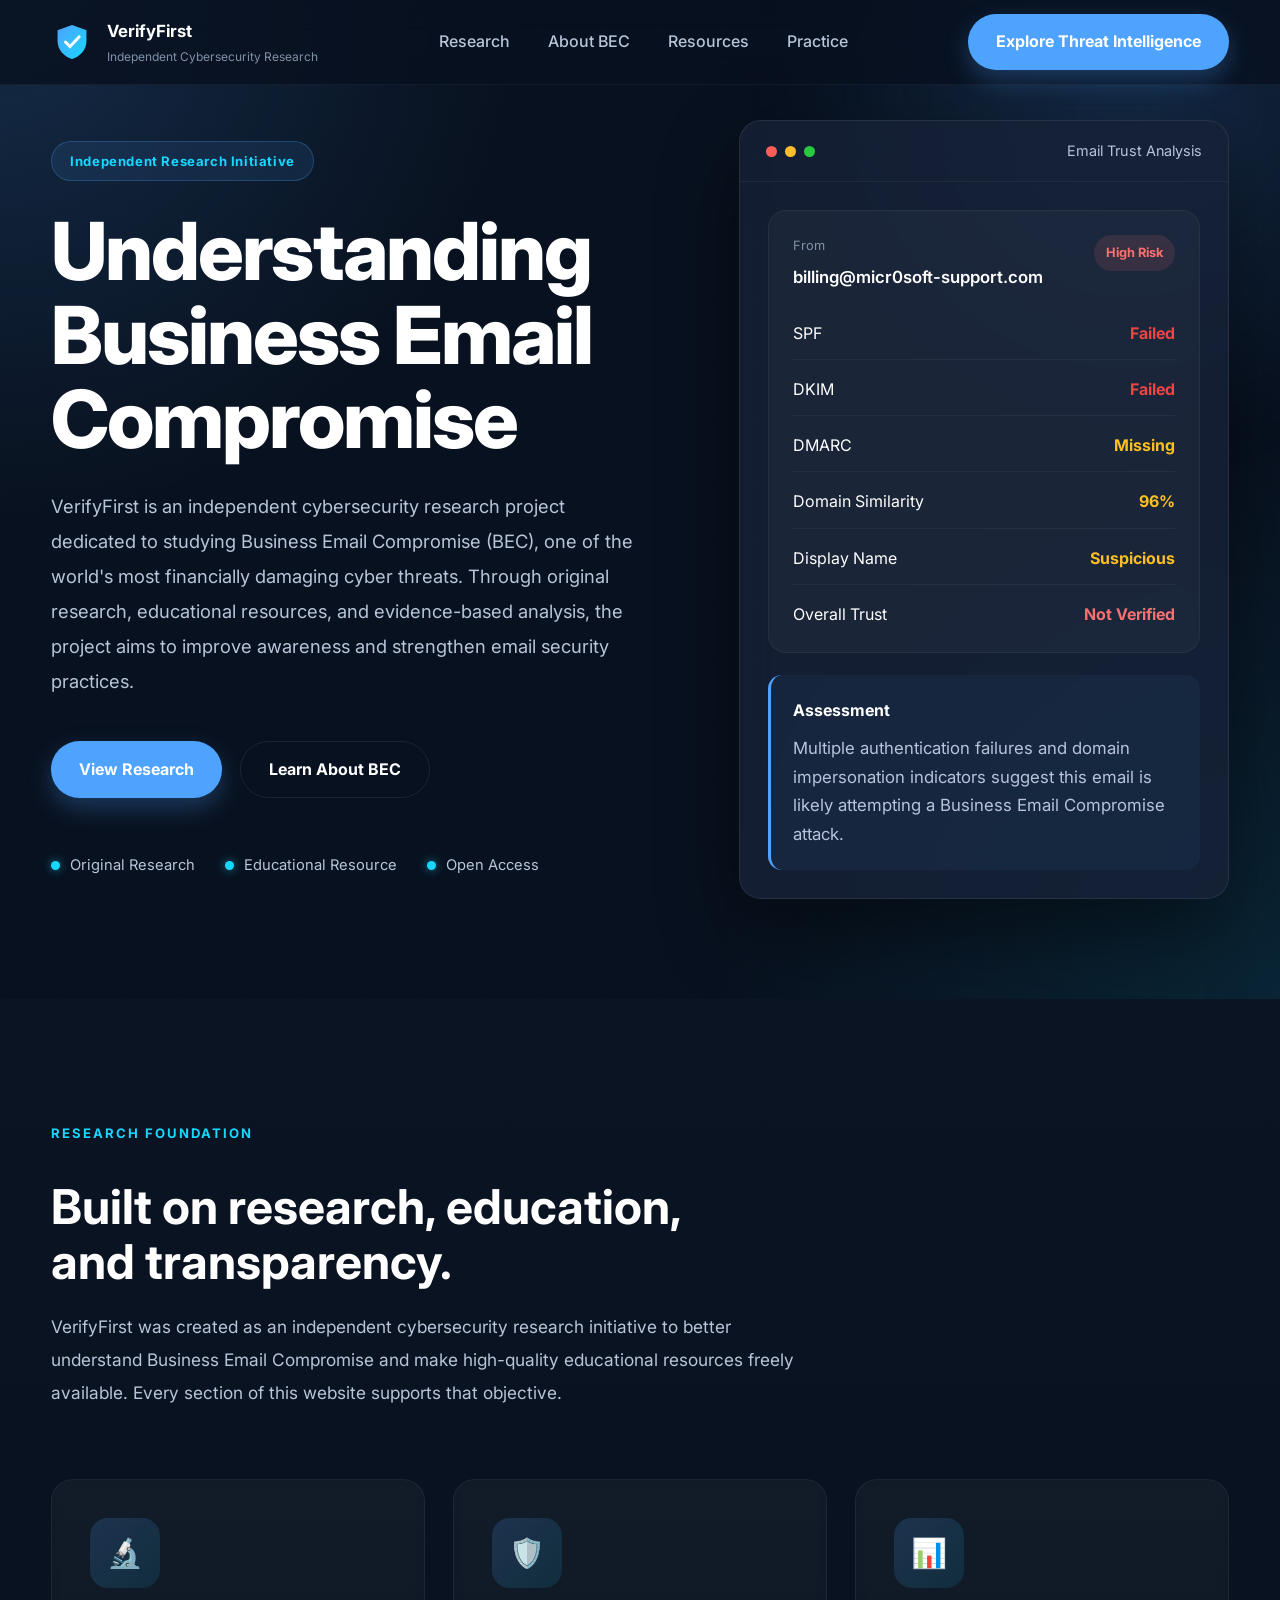
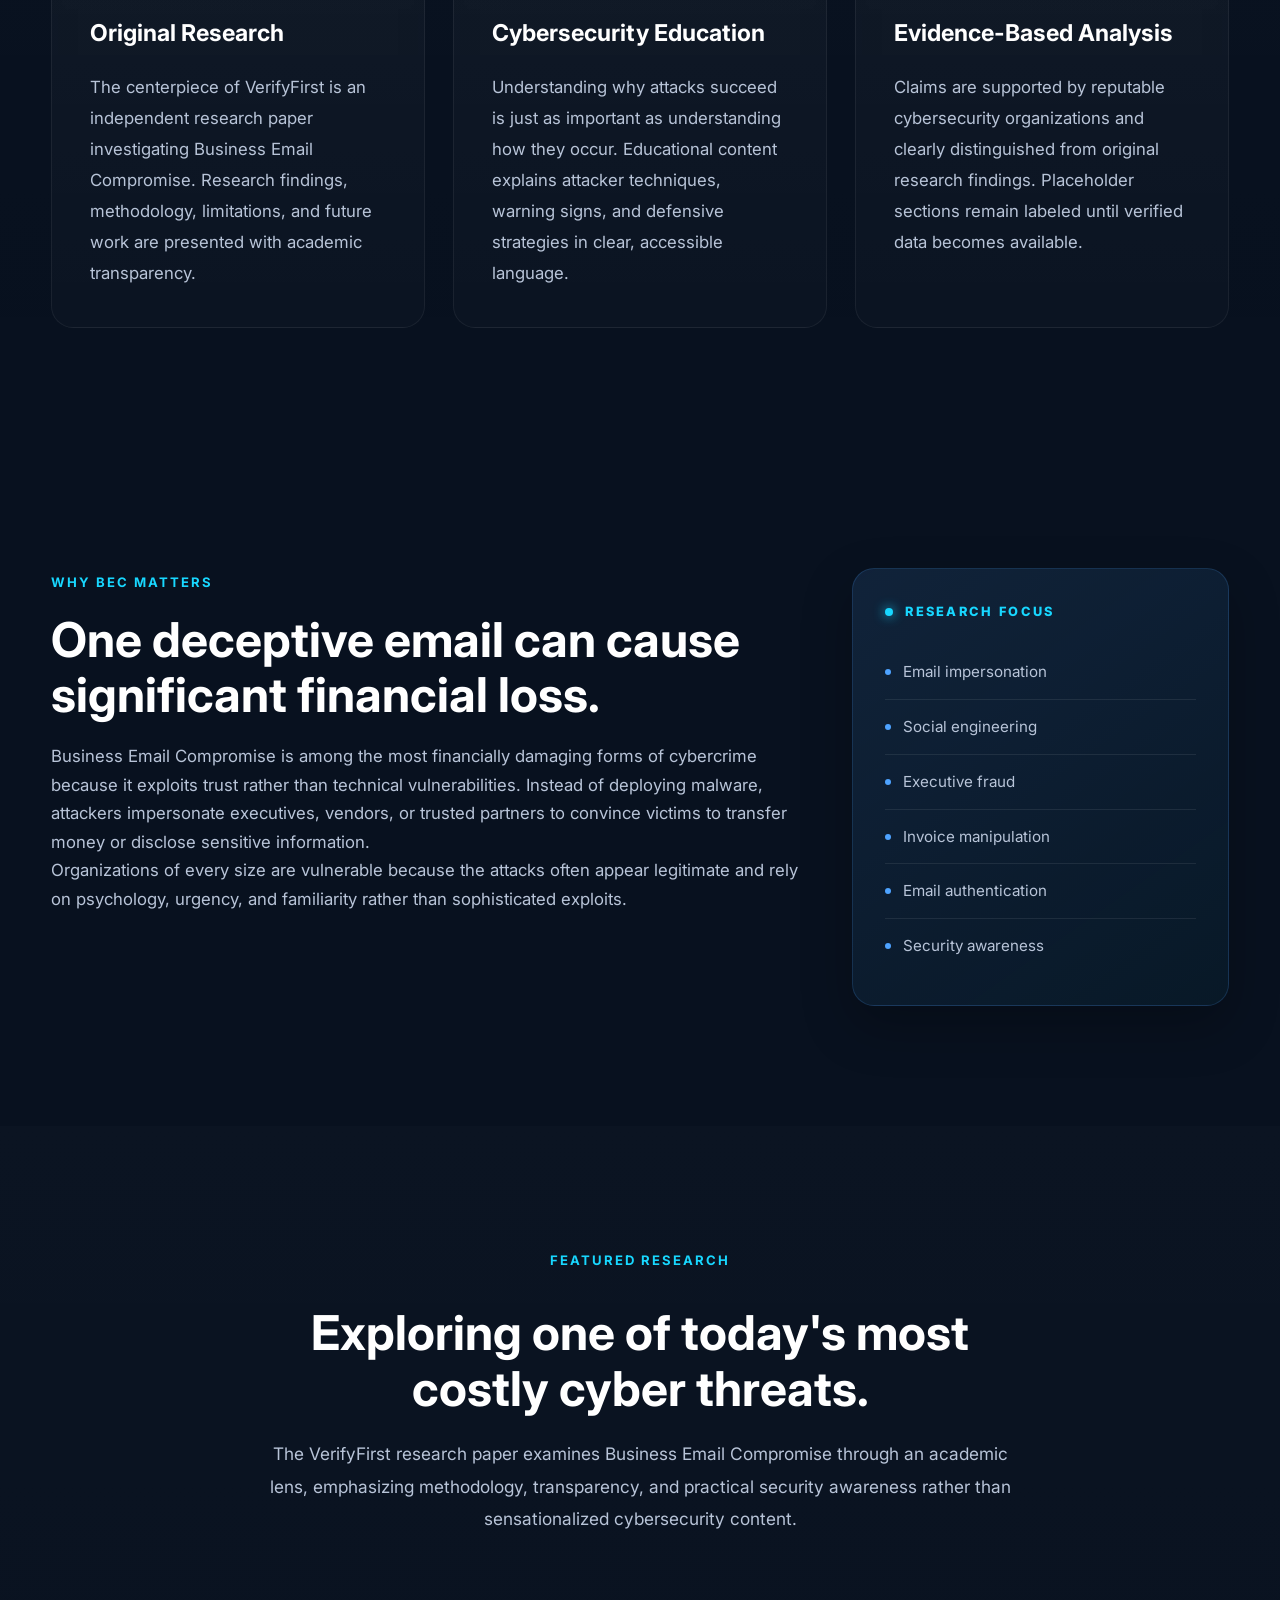
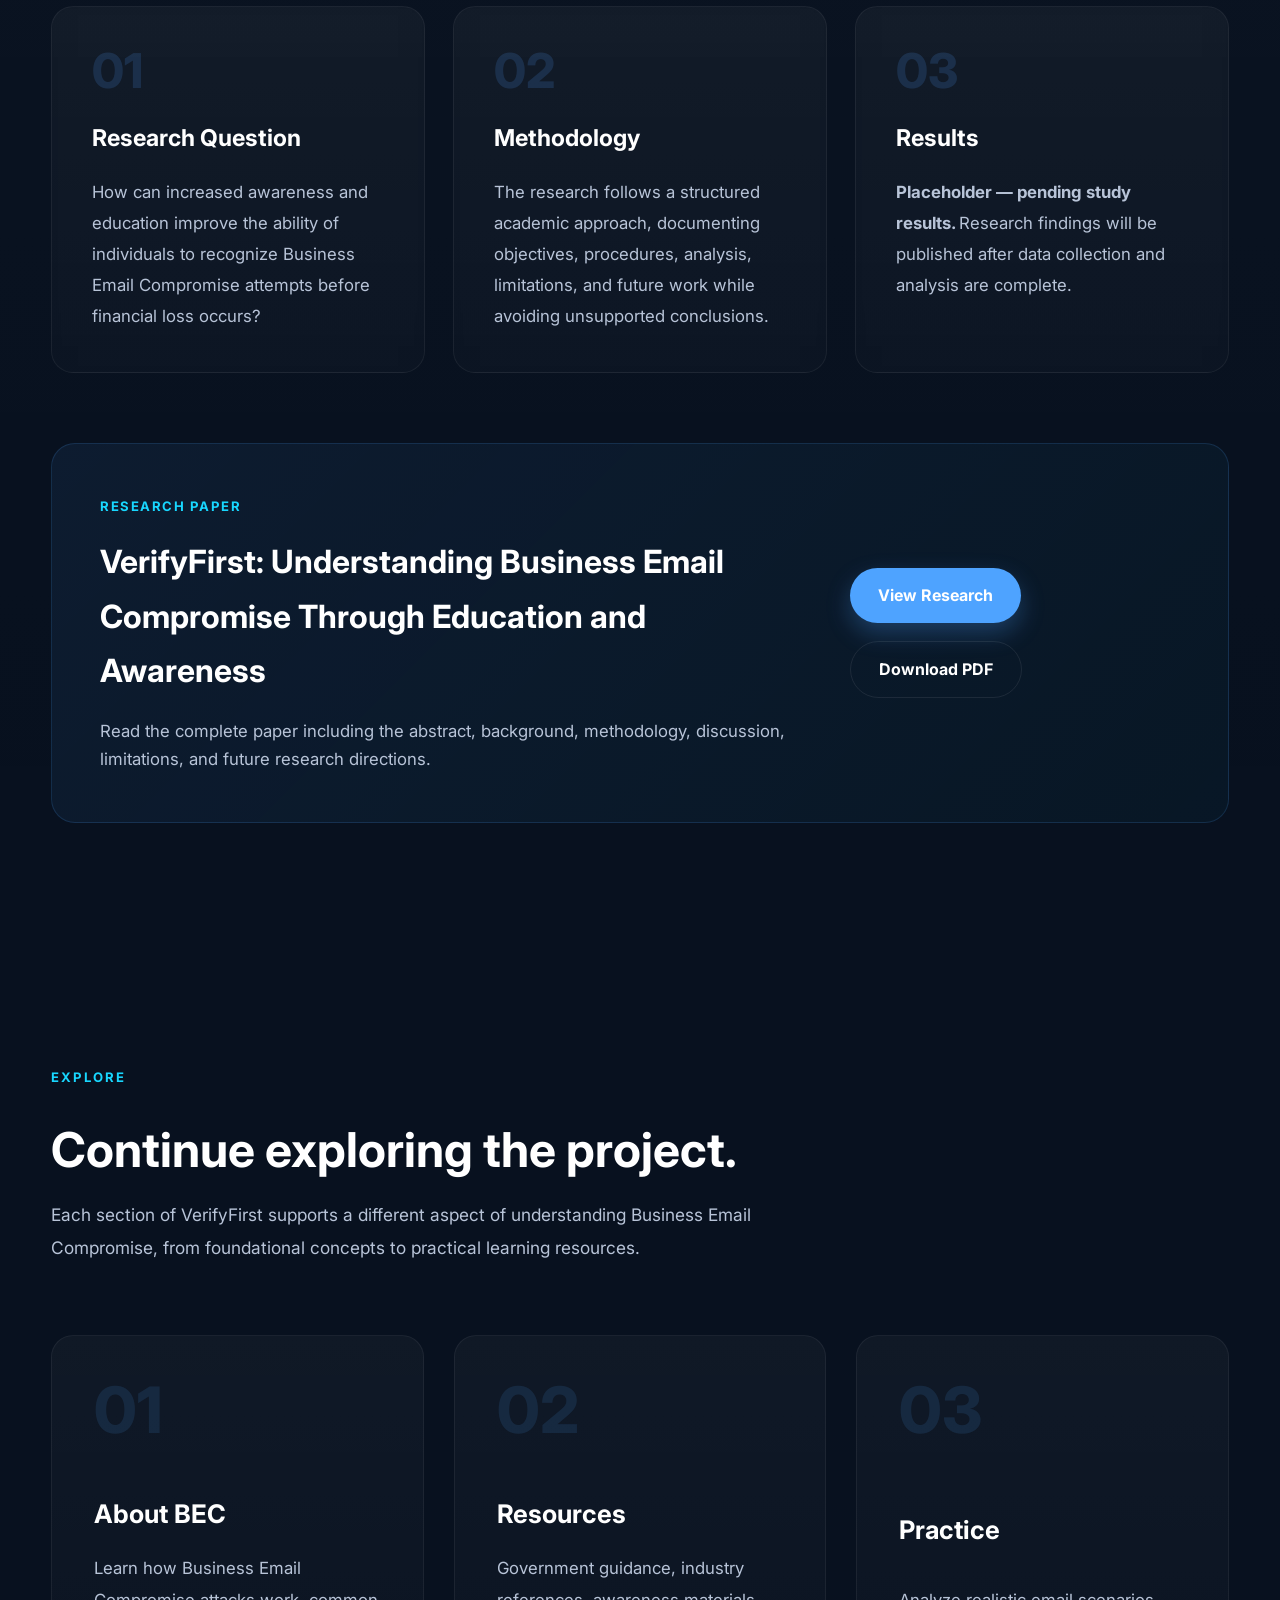
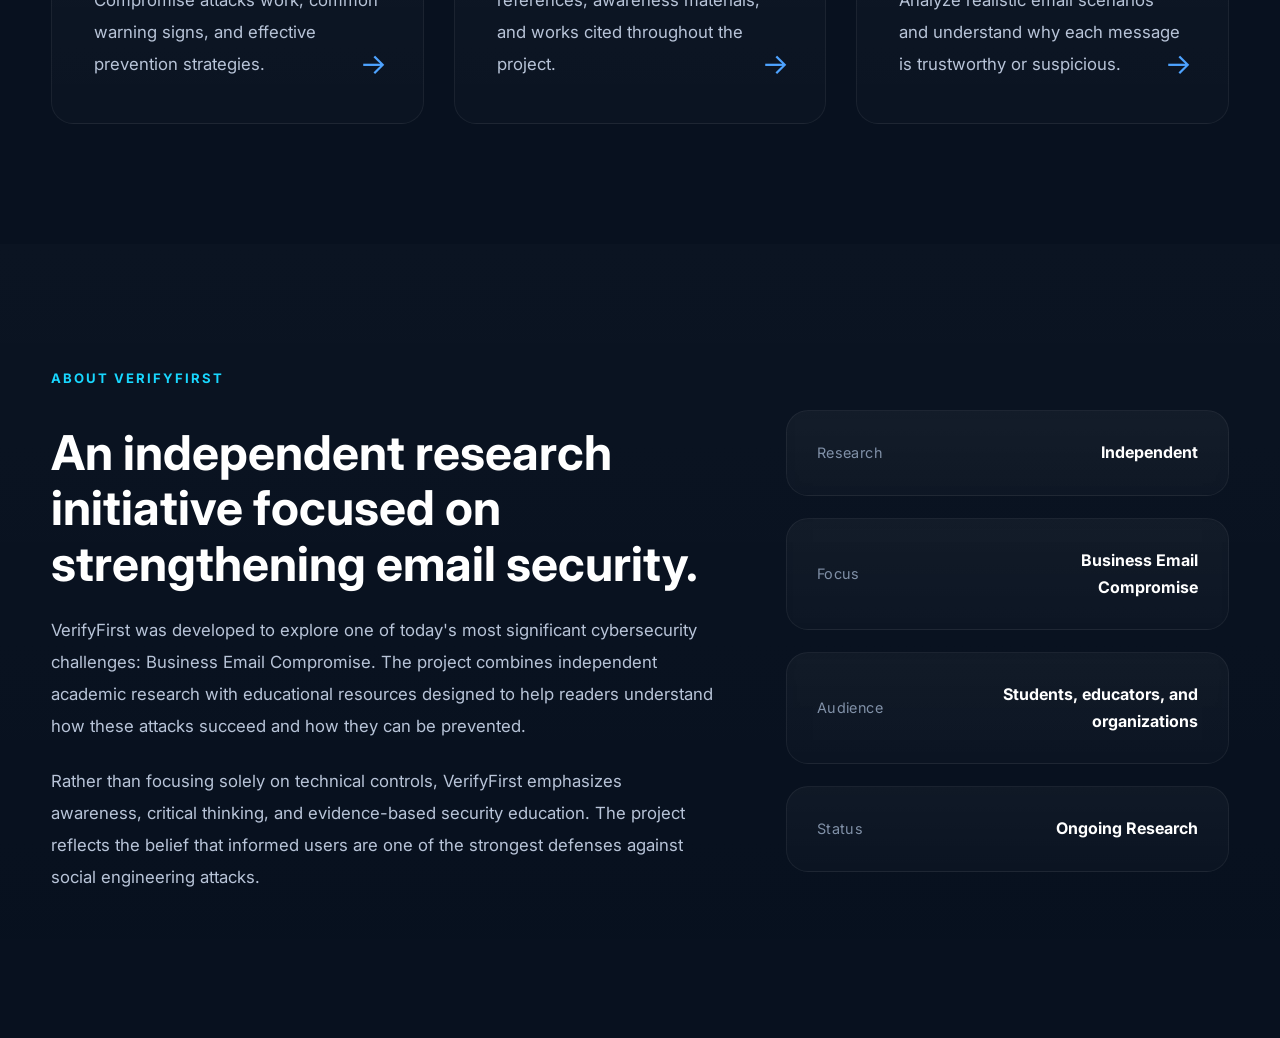
<file: index.html>
<!DOCTYPE html>
<html lang="en">

<head>

    <meta charset="UTF-8">

    <meta name="viewport" content="width=device-width, initial-scale=1.0">

    <title>
        VerifyFirst | Independent Business Email Compromise Research
    </title>

    <meta name="description"
        content="VerifyFirst is an independent cybersecurity research initiative focused on Business Email Compromise (BEC), combining original research, educational resources, and practical awareness to help organizations recognize and prevent email-based attacks.">

    <meta name="keywords"
        content="Business Email Compromise, BEC, Cybersecurity Research, Email Security, Phishing, VerifyFirst">

    <meta name="author" content="VerifyFirst">

    <meta property="og:title" content="VerifyFirst">

    <meta property="og:description" content="Independent cybersecurity research focused on Business Email Compromise.">

    <meta property="og:type" content="website">

    <meta name="theme-color" content="#08111F">

    <link rel="preconnect" href="https://fonts.googleapis.com">

    <link rel="preconnect" href="https://fonts.gstatic.com" crossorigin>

    <link href="https://fonts.googleapis.com/css2?family=Inter:wght@300;400;500;600;700;800&display=swap"
        rel="stylesheet">

    <link rel="stylesheet" href="css/style.css">

    <link rel="stylesheet" href="css/home.css">

</head>

<body>

    <header class="header">

        <div class="container nav">

            <a href="index.html" class="logo" aria-label="VerifyFirst Home">

                <svg class="logo-svg" width="42" height="42" viewBox="0 0 64 64" xmlns="http://www.w3.org/2000/svg">

                    <defs>

                        <linearGradient id="verifyGradient" x1="0%" y1="0%" x2="100%" y2="100%">

                            <stop offset="0%" stop-color="#4EA3FF" />

                            <stop offset="100%" stop-color="#18D7FF" />

                        </linearGradient>

                    </defs>

                    <path d="M32 6
                       L54 14
                       V30
                       C54 44
                       44 54
                       32 58
                       C20 54
                       10 44
                       10 30
                       V14
                       Z" fill="url(#verifyGradient)" />

                    <path d="M22 32
                       L29 39
                       L43 24" fill="none" stroke="white" stroke-width="4.5" stroke-linecap="round"
                        stroke-linejoin="round" />

                </svg>

                <div class="logo-content">

                    <span class="logo-title">

                        VerifyFirst

                    </span>

                    <span class="logo-subtitle">

                        Independent Cybersecurity Research

                    </span>

                </div>

            </a>
            <nav class="nav-links">

                <a href="research.html">
                    Research
                </a>

                <a href="about.html">
                    About BEC
                </a>

                <a href="resources.html">
                    Resources
                </a>

                <a href="practice.html">
                    Practice
                </a>

            </nav>

            <a href="threat-intelligence.html" class="btn btn-primary nav-cta">
                Explore Threat Intelligence
            </a>

            <button class="mobile-toggle" aria-label="Toggle Navigation">

                <span></span>
                <span></span>
                <span></span>

            </button>

        </div>

    </header>

    <main>

        <section class="hero">

            <div class="container hero-grid">

                <div class="hero-left">

                    <span class="hero-badge">

                        Independent Research Initiative

                    </span>

                    <h1 class="display">

                        Understanding
                        <br>

                        Business Email
                        <br>

                        Compromise

                    </h1>

                    <p class="hero-description">

                        VerifyFirst is an independent cybersecurity research project dedicated to studying Business
                        Email Compromise (BEC), one of the world's most financially damaging cyber threats. Through
                        original research, educational resources, and evidence-based analysis, the project aims to
                        improve awareness and strengthen email security practices.

                    </p>

                    <div class="hero-buttons">

                        <a href="research.html" class="btn btn-primary">

                            View Research

                        </a>

                        <a href="about.html" class="btn btn-secondary">

                            Learn About BEC

                        </a>

                    </div>

                    <div class="hero-trust">

                        <div class="trust-item">

                            <span class="trust-dot"></span>

                            Original Research

                        </div>

                        <div class="trust-item">

                            <span class="trust-dot"></span>

                            Educational Resource

                        </div>

                        <div class="trust-item">

                            <span class="trust-dot"></span>

                            Open Access

                        </div>

                    </div>

                </div>

                <!-- ===================================================
RIGHT SIDE
=================================================== -->

                <div class="hero-right">

                    <div class="analysis-window">

                        <div class="analysis-header">

                            <div class="window-controls">

                                <span></span>
                                <span></span>
                                <span></span>

                            </div>

                            <span class="analysis-title">

                                Email Trust Analysis

                            </span>

                        </div>

                        <div class="analysis-body">

                            <div class="email-card">

                                <div class="email-top">

                                    <div>

                                        <span class="email-label">

                                            From

                                        </span>

                                        <p>

                                            billing@micr0soft-support.com

                                        </p>

                                    </div>

                                    <span class="risk high">

                                        High Risk

                                    </span>

                                </div>

                                <div class="analysis-grid">

                                    <div class="analysis-row">

                                        <span>

                                            SPF

                                        </span>

                                        <strong class="fail">

                                            Failed

                                        </strong>

                                    </div>

                                    <div class="analysis-row">

                                        <span>

                                            DKIM

                                        </span>

                                        <strong class="fail">

                                            Failed

                                        </strong>

                                    </div>

                                    <div class="analysis-row">

                                        <span>

                                            DMARC

                                        </span>

                                        <strong class="warning">

                                            Missing

                                        </strong>

                                    </div>

                                    <div class="analysis-row">

                                        <span>

                                            Domain Similarity

                                        </span>

                                        <strong class="warning">

                                            96%

                                        </strong>

                                    </div>

                                    <div class="analysis-row">

                                        <span>

                                            Display Name

                                        </span>

                                        <strong class="warning">

                                            Suspicious

                                        </strong>

                                    </div>

                                    <div class="analysis-row">

                                        <span>

                                            Overall Trust

                                        </span>

                                        <strong class="danger">

                                            Not Verified

                                        </strong>

                                    </div>

                                </div>

                            </div>

                            <div class="decision-panel">

                                <span class="decision-title">

                                    Assessment

                                </span>

                                <p>

                                    Multiple authentication failures and domain impersonation indicators suggest this
                                    email is likely attempting a Business Email Compromise attack.

                                </p>

                            </div>

                        </div>

                    </div>

                </div>

            </div>

        </section>

        <!-- =====================================================
Research Foundation
===================================================== -->

        <section class="research-foundation">

            <div class="container">

                <div class="section-heading">

                    <span class="section-label">

                        Research Foundation

                    </span>

                    <h2>

                        Built on research,
                        education, and transparency.

                    </h2>

                    <p>

                        VerifyFirst was created as an independent cybersecurity
                        research initiative to better understand Business Email
                        Compromise and make high-quality educational resources
                        freely available. Every section of this website supports
                        that objective.

                    </p>

                </div>

                <div class="foundation-grid">

                    <article class="foundation-card">

                        <div class="card-icon">

                            🔬

                        </div>

                        <h3>

                            Original Research

                        </h3>

                        <p>

                            The centerpiece of VerifyFirst is an independent
                            research paper investigating Business Email
                            Compromise. Research findings, methodology,
                            limitations, and future work are presented with
                            academic transparency.

                        </p>

                    </article>

                    <article class="foundation-card">

                        <div class="card-icon">

                            🛡️

                        </div>

                        <h3>

                            Cybersecurity Education

                        </h3>

                        <p>

                            Understanding why attacks succeed is just as
                            important as understanding how they occur.
                            Educational content explains attacker techniques,
                            warning signs, and defensive strategies in clear,
                            accessible language.

                        </p>

                    </article>

                    <article class="foundation-card">

                        <div class="card-icon">

                            📊

                        </div>

                        <h3>

                            Evidence-Based Analysis

                        </h3>

                        <p>

                            Claims are supported by reputable cybersecurity
                            organizations and clearly distinguished from
                            original research findings. Placeholder sections
                            remain labeled until verified data becomes
                            available.

                        </p>

                    </article>

                </div>

            </div>

        </section>

        <!-- =====================================================
Why Business Email Compromise Matters
===================================================== -->

        <section class="importance">

            <div class="container">

                <div class="importance-grid">

                    <div class="importance-left">

                        <span class="section-label">

                            Why BEC Matters

                        </span>

                        <h2>

                            One deceptive email can cause
                            significant financial loss.

                        </h2>

                        <p>

                            Business Email Compromise is among the most
                            financially damaging forms of cybercrime because it
                            exploits trust rather than technical vulnerabilities.
                            Instead of deploying malware, attackers impersonate
                            executives, vendors, or trusted partners to convince
                            victims to transfer money or disclose sensitive
                            information.

                        </p>

                        <p>

                            Organizations of every size are vulnerable because
                            the attacks often appear legitimate and rely on
                            psychology, urgency, and familiarity rather than
                            sophisticated exploits.

                        </p>

                    </div>

                    <aside class="importance-panel">

                        <div class="panel-header">

                            Research Focus

                        </div>

                        <ul>

                            <li>Email impersonation</li>

                            <li>Social engineering</li>

                            <li>Executive fraud</li>

                            <li>Invoice manipulation</li>

                            <li>Email authentication</li>

                            <li>Security awareness</li>

                        </ul>

                    </aside>

                </div>

            </div>

        </section>

        <!-- =====================================================
Research Highlights
===================================================== -->

        <section class="research-highlights">

            <div class="container">

                <div class="section-heading center">

                    <span class="section-label">

                        Featured Research

                    </span>

                    <h2>

                        Exploring one of today's most
                        costly cyber threats.

                    </h2>

                    <p>

                        The VerifyFirst research paper examines Business Email
                        Compromise through an academic lens, emphasizing
                        methodology, transparency, and practical security
                        awareness rather than sensationalized cybersecurity
                        content.

                    </p>

                </div>

                <div class="highlights-grid">

                    <article class="highlight-card">

                        <div class="highlight-number">

                            01

                        </div>

                        <h3>

                            Research Question

                        </h3>

                        <p>

                            How can increased awareness and education improve
                            the ability of individuals to recognize Business
                            Email Compromise attempts before financial loss
                            occurs?

                        </p>

                    </article>

                    <article class="highlight-card">

                        <div class="highlight-number">

                            02

                        </div>

                        <h3>

                            Methodology

                        </h3>

                        <p>

                            The research follows a structured academic approach,
                            documenting objectives, procedures, analysis,
                            limitations, and future work while avoiding
                            unsupported conclusions.

                        </p>

                    </article>

                    <article class="highlight-card">

                        <div class="highlight-number">

                            03

                        </div>

                        <h3>

                            Results

                        </h3>

                        <p>

                            <strong>
                                Placeholder — pending study results.
                            </strong>

                            Research findings will be published after data
                            collection and analysis are complete.

                        </p>

                    </article>

                </div>

                <div class="paper-preview">

                    <div class="paper-information">

                        <span class="paper-label">

                            Research Paper

                        </span>

                        <h3>

                            VerifyFirst:
                            Understanding Business Email
                            Compromise Through Education
                            and Awareness

                        </h3>

                        <p>

                            Read the complete paper including the abstract,
                            background, methodology, discussion, limitations,
                            and future research directions.

                        </p>

                    </div>

                    <div class="paper-actions">

                        <a href="research.html" class="btn btn-primary">

                            View Research

                        </a>

                        <a href="assets/paper.pdf" class="btn btn-secondary">

                            Download PDF

                        </a>

                    </div>

                </div>

            </div>

        </section>

        <!-- =====================================================
Explore VerifyFirst
===================================================== -->

        <section class="explore">

            <div class="container">

                <div class="section-heading">

                    <span class="section-label">

                        Explore

                    </span>

                    <h2>

                        Continue exploring the project.

                    </h2>

                    <p>

                        Each section of VerifyFirst supports a different aspect
                        of understanding Business Email Compromise, from
                        foundational concepts to practical learning resources.

                    </p>

                </div>

                <div class="explore-grid">

                    <a href="about.html" class="explore-card">

                        <span class="explore-number">

                            01

                        </span>

                        <h3>

                            About BEC

                        </h3>

                        <p>

                            Learn how Business Email Compromise attacks work,
                            common warning signs, and effective prevention
                            strategies.

                        </p>

                    </a>

                    <a href="resources.html" class="explore-card">

                        <span class="explore-number">

                            02

                        </span>

                        <h3>

                            Resources

                        </h3>

                        <p>

                            Government guidance, industry references, awareness
                            materials, and works cited throughout the project.

                        </p>

                    </a>

                    <a href="practice.html" class="explore-card">

                        <span class="explore-number">

                            03

                        </span>

                        <h3>

                            Practice

                        </h3>

                        <p>

                            Analyze realistic email scenarios and understand
                            why each message is trustworthy or suspicious.

                        </p>

                    </a>

                </div>

            </div>

        </section>

        <!-- =====================================================
About VerifyFirst
===================================================== -->

        <section class="about-project">

            <div class="container">

                <div class="about-grid">

                    <div class="about-left">

                        <span class="section-label">

                            About VerifyFirst

                        </span>

                        <h2>

                            An independent research initiative
                            focused on strengthening email security.

                        </h2>

                        <p>

                            VerifyFirst was developed to explore one of today's
                            most significant cybersecurity challenges:
                            Business Email Compromise. The project combines
                            independent academic research with educational
                            resources designed to help readers understand how
                            these attacks succeed and how they can be prevented.

                        </p>

                        <p>

                            Rather than focusing solely on technical controls,
                            VerifyFirst emphasizes awareness, critical thinking,
                            and evidence-based security education. The project
                            reflects the belief that informed users are one of
                            the strongest defenses against social engineering
                            attacks.

                        </p>

                    </div>

                    <div class="about-right">

                        <div class="about-stat">

                            <span>

                                Research

                            </span>

                            <strong>

                                Independent

                            </strong>

                        </div>

                        <div class="about-stat">

                            <span>

                                Focus

                            </span>

                            <strong>

                                Business Email Compromise

                            </strong>

                        </div>

                        <div class="about-stat">

                            <span>

                                Audience

                            </span>

                            <strong>

                                Students, educators, and organizations

                            </strong>

                        </div>

                        <div class="about-stat">

                            <span>

                                Status

                            </span>

                            <strong>

                                Ongoing Research

                            </strong>

                        </div>

                    </div>

                </div>

            </div>

        </section>

        <script src="js/main.js"></script>

</body>

</html>
</file>
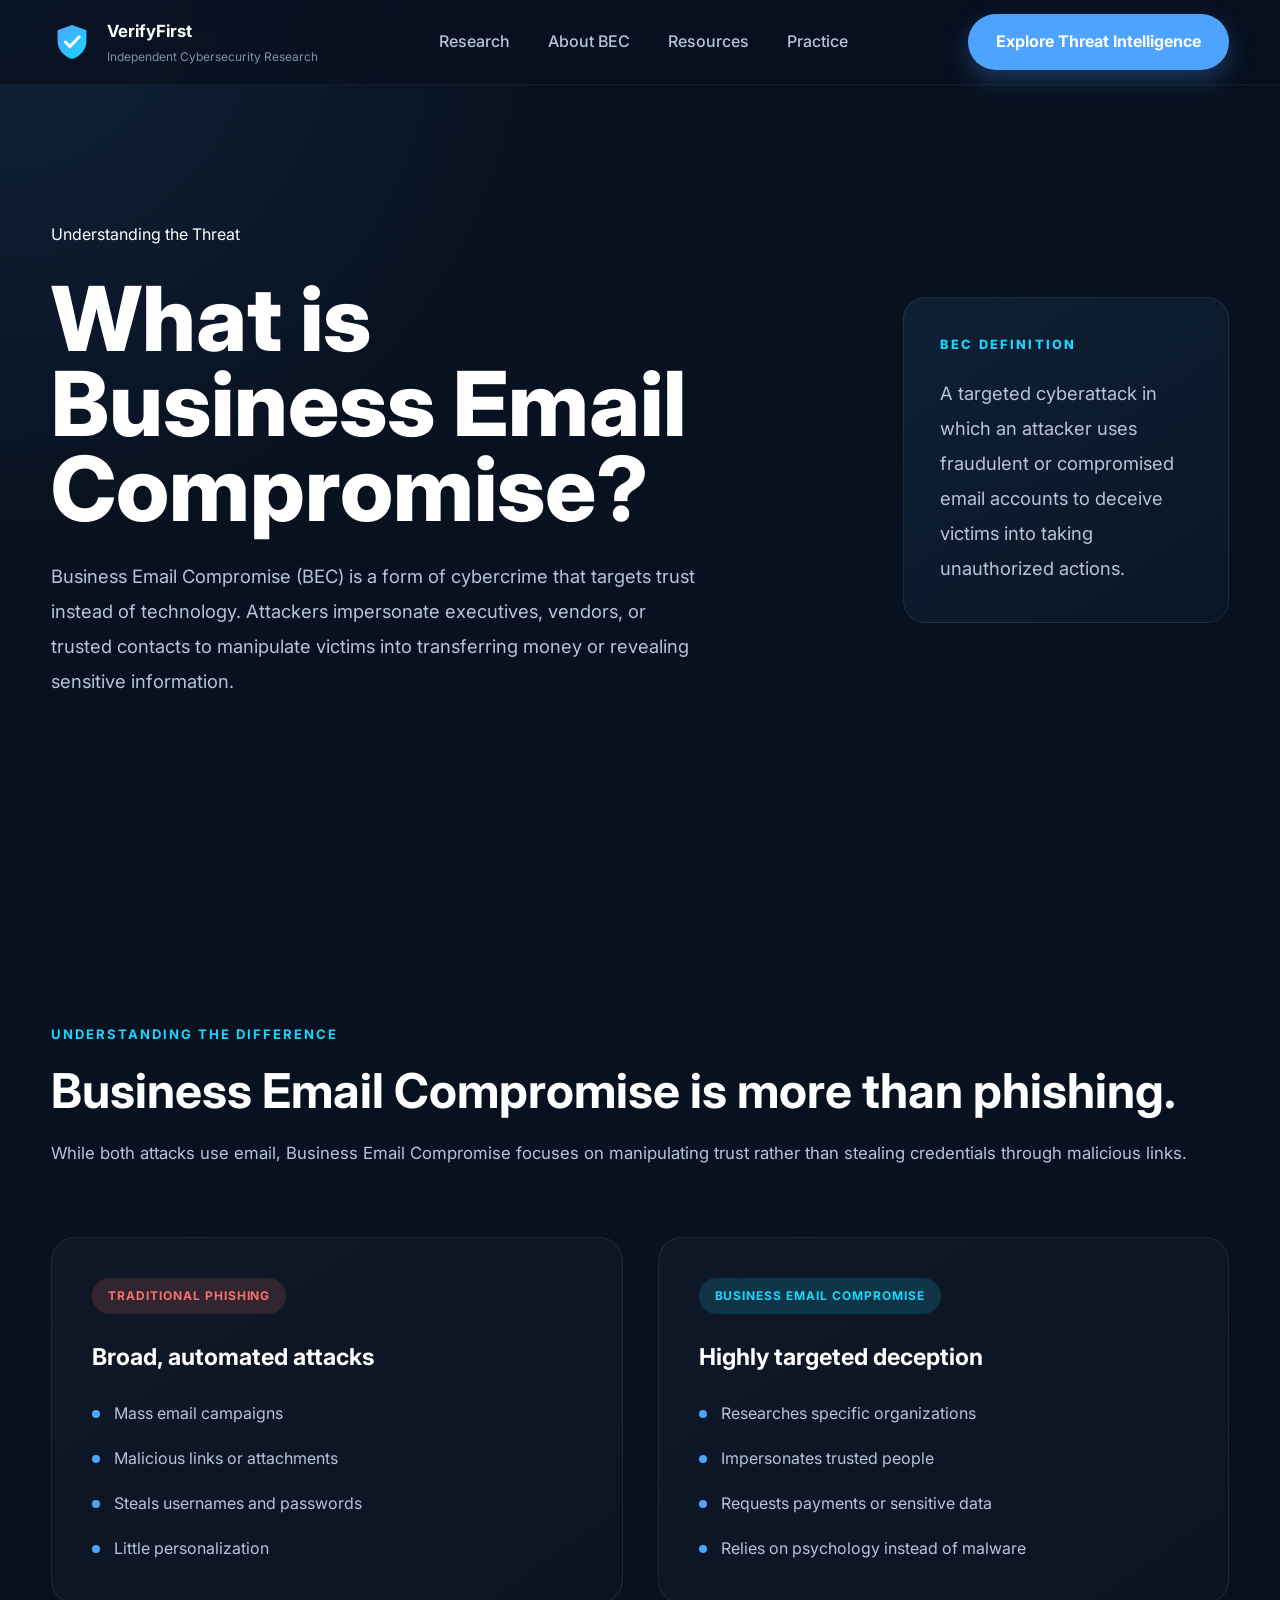
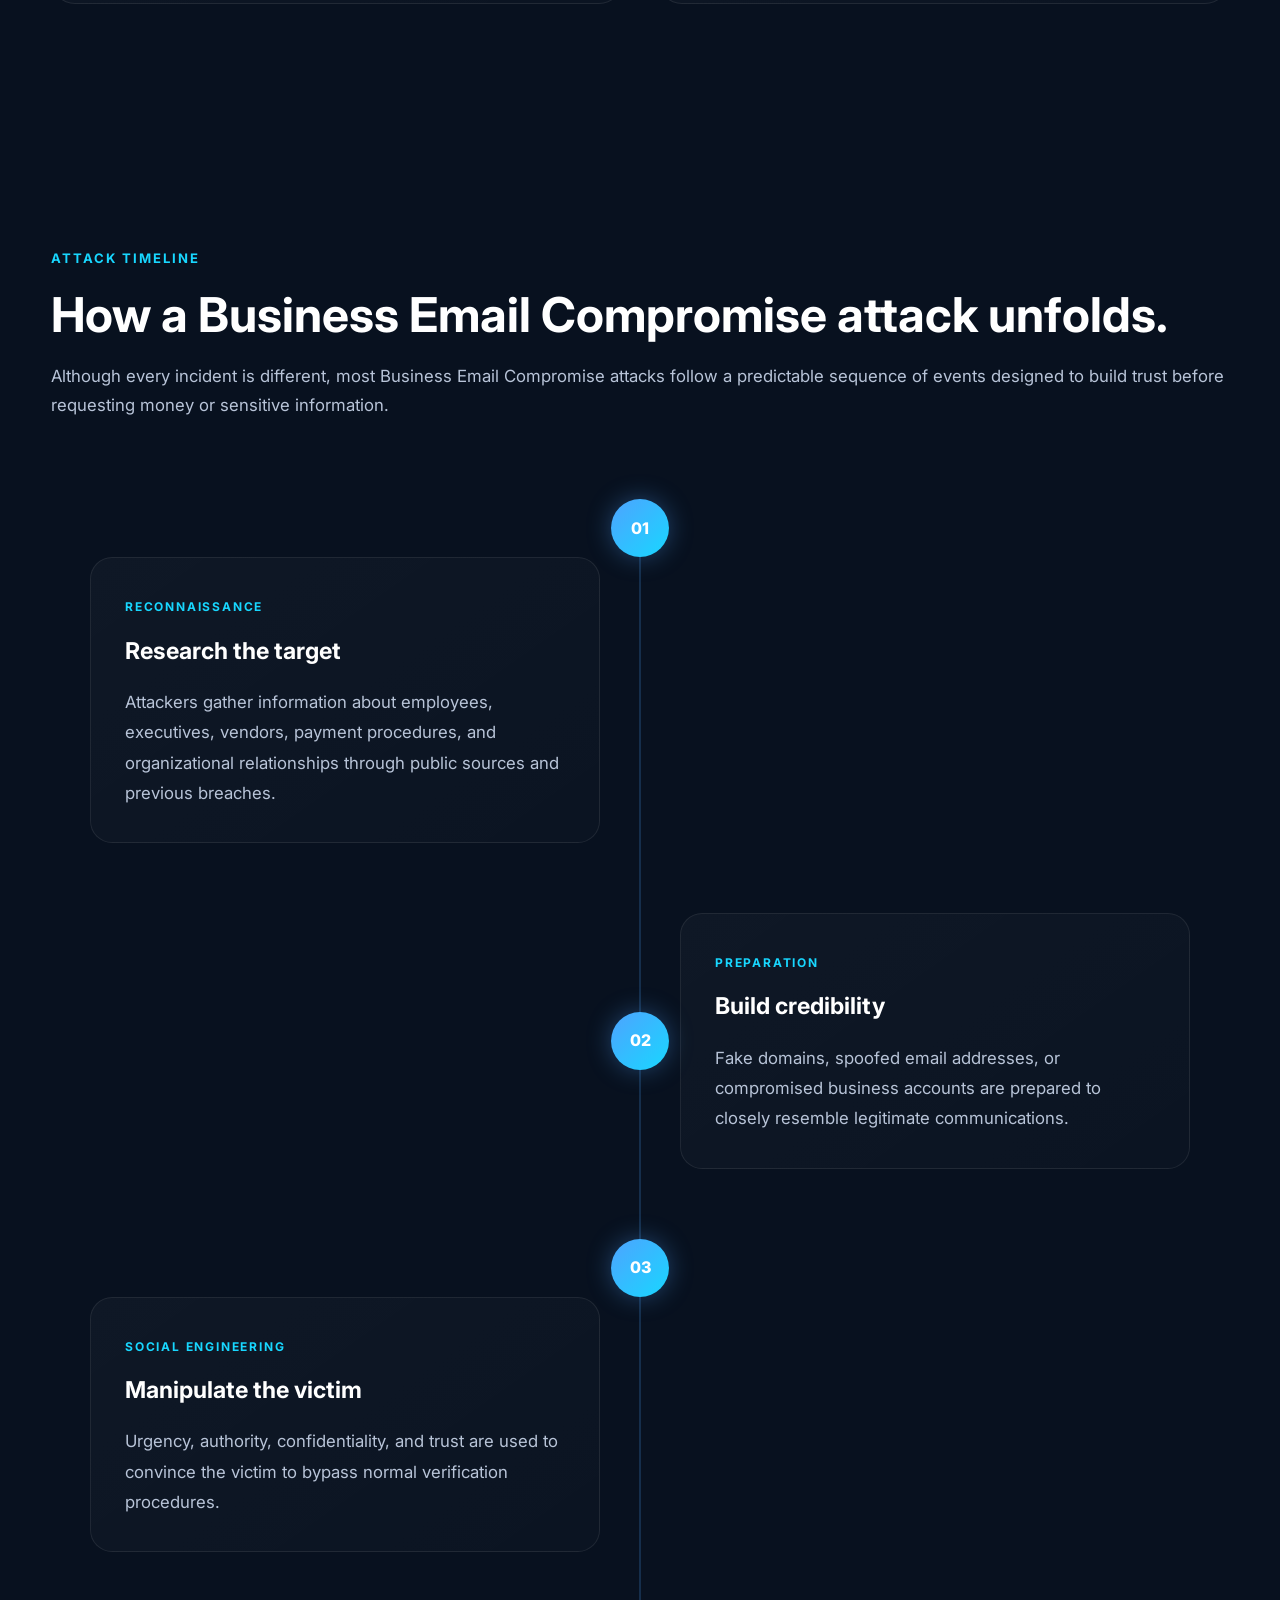
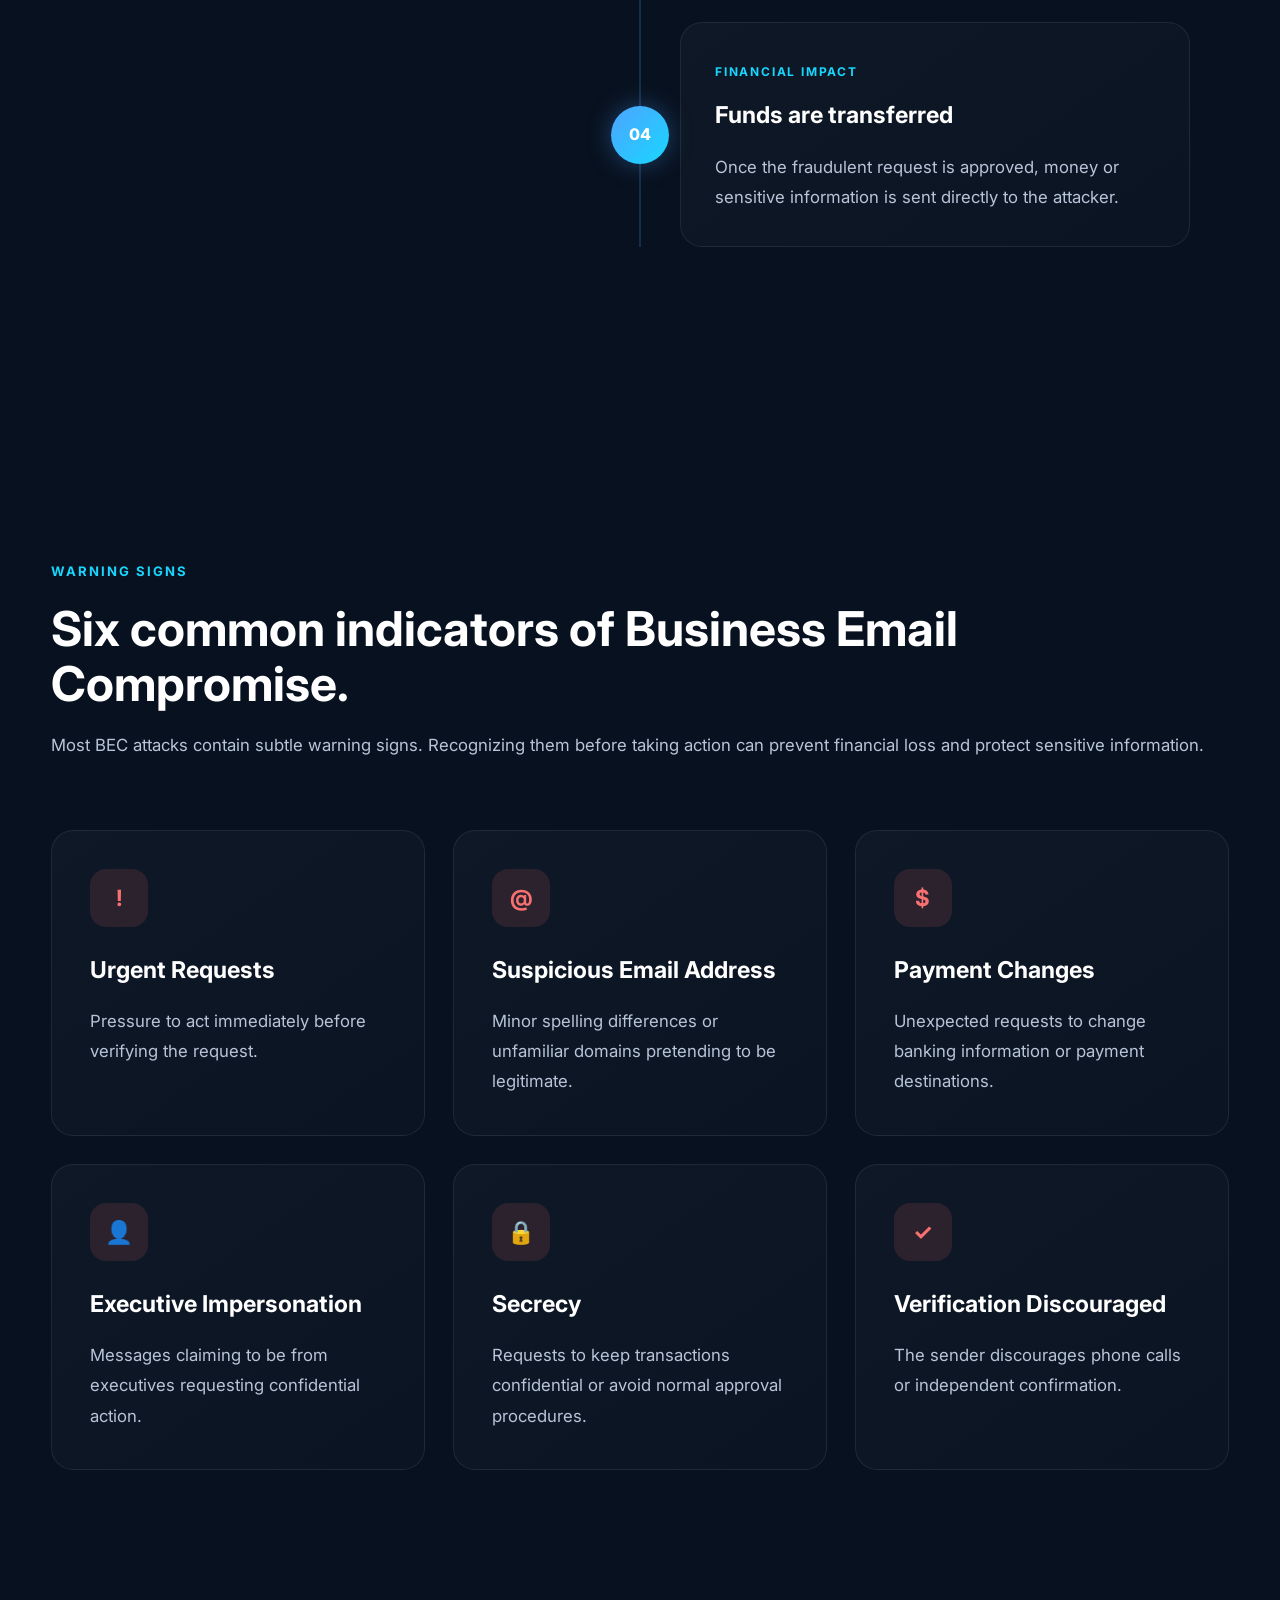
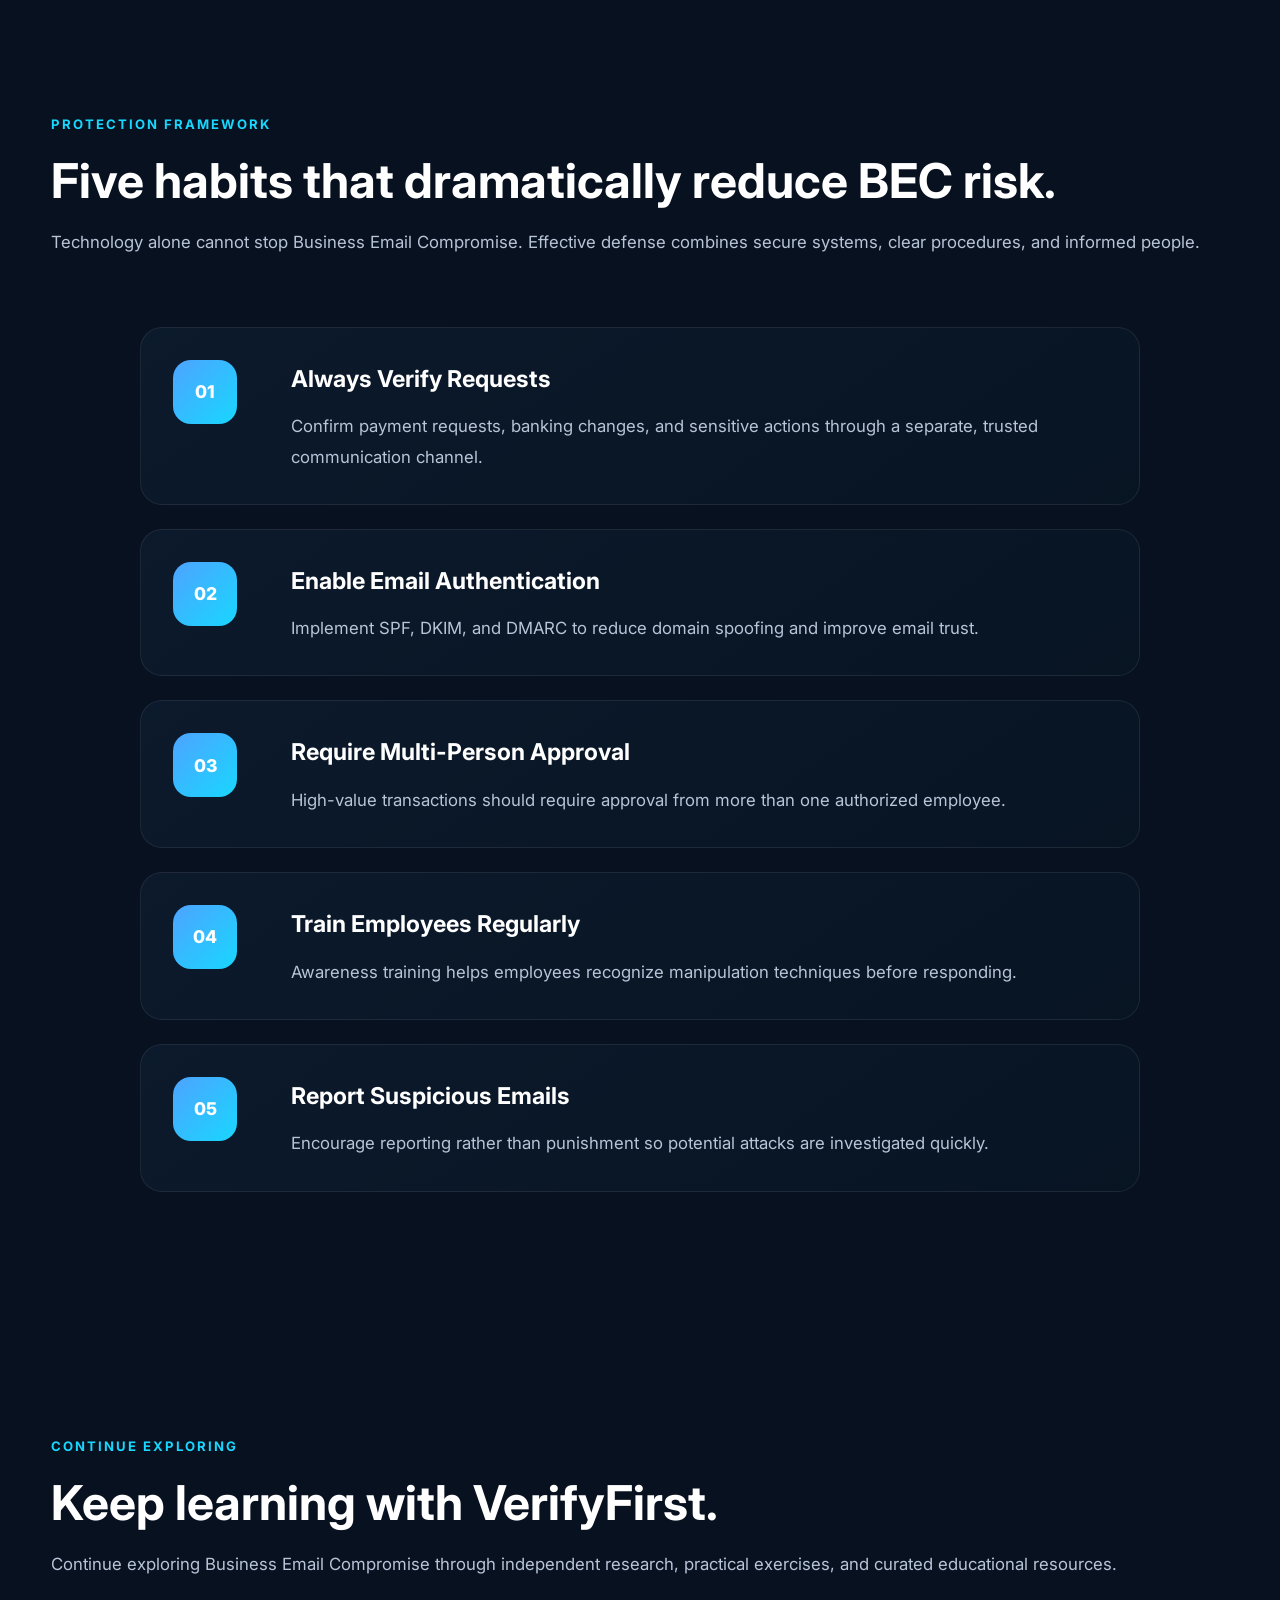
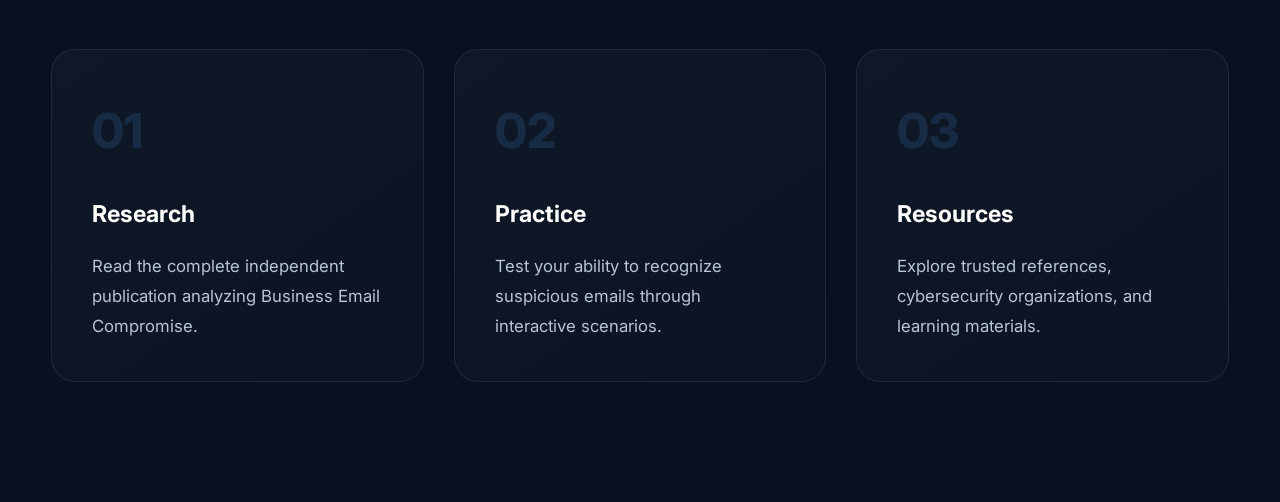
<file: about.html>
<!DOCTYPE html>
<html lang="en">

<head>

    <meta charset="UTF-8">

    <meta name="viewport" content="width=device-width, initial-scale=1.0">

    <title>
        VerifyFirst | Independent Business Email Compromise Research
    </title>

    <meta name="description"
        content="VerifyFirst is an independent cybersecurity research initiative focused on Business Email Compromise (BEC), combining original research, educational resources, and practical awareness to help organizations recognize and prevent email-based attacks.">

    <meta name="keywords"
        content="Business Email Compromise, BEC, Cybersecurity Research, Email Security, Phishing, VerifyFirst">

    <meta name="author" content="VerifyFirst">

    <meta property="og:title" content="VerifyFirst">

    <meta property="og:description" content="Independent cybersecurity research focused on Business Email Compromise.">

    <meta property="og:type" content="website">

    <meta name="theme-color" content="#08111F">

    <link rel="preconnect" href="https://fonts.googleapis.com">

    <link rel="preconnect" href="https://fonts.gstatic.com" crossorigin>

    <link href="https://fonts.googleapis.com/css2?family=Inter:wght@300;400;500;600;700;800&display=swap"
        rel="stylesheet">

    <link rel="stylesheet" href="css/style.css">

    <link rel="stylesheet" href="css/about.css">

</head>

<body>

    <header class="header">

        <div class="container nav">

            <a href="index.html" class="logo" aria-label="VerifyFirst Home">

                <svg class="logo-svg" width="42" height="42" viewBox="0 0 64 64" xmlns="http://www.w3.org/2000/svg">

                    <defs>

                        <linearGradient id="verifyGradient" x1="0%" y1="0%" x2="100%" y2="100%">

                            <stop offset="0%" stop-color="#4EA3FF" />

                            <stop offset="100%" stop-color="#18D7FF" />

                        </linearGradient>

                    </defs>

                    <path d="M32 6
                       L54 14
                       V30
                       C54 44
                       44 54
                       32 58
                       C20 54
                       10 44
                       10 30
                       V14
                       Z" fill="url(#verifyGradient)" />

                    <path d="M22 32
                       L29 39
                       L43 24" fill="none" stroke="white" stroke-width="4.5" stroke-linecap="round"
                        stroke-linejoin="round" />

                </svg>

                <div class="logo-content">

                    <span class="logo-title">

                        VerifyFirst

                    </span>

                    <span class="logo-subtitle">

                        Independent Cybersecurity Research

                    </span>

                </div>

            </a>

            <nav class="nav-links">

                <a href="research.html">
                    Research
                </a>

                <a href="about.html">
                    About BEC
                </a>

                <a href="resources.html">
                    Resources
                </a>

                <a href="practice.html">
                    Practice
                </a>

            </nav>

            <a href="threat-intelligence.html" class="btn btn-primary nav-cta">
                Explore Threat Intelligence
            </a>

            <button class="mobile-toggle" aria-label="Toggle Navigation">

                <span></span>
                <span></span>
                <span></span>

            </button>

        </div>

    </header>

    <section class="about-hero">

        <div class="container">

            <div class="about-hero-grid">

                <div class="about-hero-content">

                    <span class="research-label">

                        Understanding the Threat

                    </span>

                    <h1>

                        What is<br>
                        Business Email<br>
                        Compromise?

                    </h1>

                    <p>

                        Business Email Compromise (BEC) is a form of cybercrime
                        that targets trust instead of technology. Attackers
                        impersonate executives, vendors, or trusted contacts to
                        manipulate victims into transferring money or revealing
                        sensitive information.

                    </p>

                </div>

                <aside class="definition-card">

                    <div class="definition-title">

                        BEC Definition

                    </div>

                    <p>

                        A targeted cyberattack in which an attacker uses
                        fraudulent or compromised email accounts to deceive
                        victims into taking unauthorized actions.

                    </p>

                </aside>

            </div>

        </div>

    </section>

    <section class="comparison">

        <div class="container">

            <div class="section-heading center">

                <span class="section-label">

                    Understanding the Difference

                </span>

                <h2>

                    Business Email Compromise is more than phishing.

                </h2>

                <p>

                    While both attacks use email, Business Email
                    Compromise focuses on manipulating trust rather
                    than stealing credentials through malicious links.

                </p>

            </div>

            <div class="comparison-grid">

                <article class="comparison-card phishing">

                    <div class="comparison-top">

                        <span class="comparison-tag">

                            Traditional Phishing

                        </span>

                    </div>

                    <h3>

                        Broad, automated attacks

                    </h3>

                    <ul>

                        <li>Mass email campaigns</li>

                        <li>Malicious links or attachments</li>

                        <li>Steals usernames and passwords</li>

                        <li>Little personalization</li>

                    </ul>

                </article>

                <article class="comparison-card bec">

                    <div class="comparison-top">

                        <span class="comparison-tag">

                            Business Email Compromise

                        </span>

                    </div>

                    <h3>

                        Highly targeted deception

                    </h3>

                    <ul>

                        <li>Researches specific organizations</li>

                        <li>Impersonates trusted people</li>

                        <li>Requests payments or sensitive data</li>

                        <li>Relies on psychology instead of malware</li>

                    </ul>

                </article>

            </div>

        </div>

    </section>

    <section class="timeline">

        <div class="container">

            <div class="section-heading center">

                <span class="section-label">

                    Attack Timeline

                </span>

                <h2>

                    How a Business Email
                    Compromise attack unfolds.

                </h2>

                <p>

                    Although every incident is different, most Business Email
                    Compromise attacks follow a predictable sequence of events
                    designed to build trust before requesting money or sensitive
                    information.

                </p>

            </div>

            <div class="timeline-wrapper">

                <div class="timeline-line"></div>

                <article class="timeline-step left">

                    <div class="timeline-marker">

                        01

                    </div>

                    <div class="timeline-card">

                        <span class="timeline-label">

                            Reconnaissance

                        </span>

                        <h3>

                            Research the target

                        </h3>

                        <p>

                            Attackers gather information about employees,
                            executives, vendors, payment procedures, and
                            organizational relationships through public
                            sources and previous breaches.

                        </p>

                    </div>

                </article>

                <article class="timeline-step right">

                    <div class="timeline-marker">

                        02

                    </div>

                    <div class="timeline-card">

                        <span class="timeline-label">

                            Preparation

                        </span>

                        <h3>

                            Build credibility

                        </h3>

                        <p>

                            Fake domains, spoofed email addresses, or
                            compromised business accounts are prepared
                            to closely resemble legitimate communications.

                        </p>

                    </div>

                </article>

                <article class="timeline-step left">

                    <div class="timeline-marker">

                        03

                    </div>

                    <div class="timeline-card">

                        <span class="timeline-label">

                            Social Engineering

                        </span>

                        <h3>

                            Manipulate the victim

                        </h3>

                        <p>

                            Urgency, authority, confidentiality, and
                            trust are used to convince the victim to
                            bypass normal verification procedures.

                        </p>

                    </div>

                </article>

                <article class="timeline-step right">

                    <div class="timeline-marker">

                        04

                    </div>

                    <div class="timeline-card">

                        <span class="timeline-label">

                            Financial Impact

                        </span>

                        <h3>

                            Funds are transferred

                        </h3>

                        <p>

                            Once the fraudulent request is approved,
                            money or sensitive information is sent
                            directly to the attacker.

                        </p>

                    </div>

                </article>

            </div>

        </div>

    </section>

    <section class="red-flags">

        <div class="container">

            <div class="section-heading center">

                <span class="section-label">

                    Warning Signs

                </span>

                <h2>

                    Six common indicators of
                    Business Email Compromise.

                </h2>

                <p>

                    Most BEC attacks contain subtle warning signs. Recognizing
                    them before taking action can prevent financial loss and
                    protect sensitive information.

                </p>

            </div>

            <div class="flags-grid">

                <article class="flag-card">

                    <span class="flag-icon">!</span>

                    <h3>Urgent Requests</h3>

                    <p>

                        Pressure to act immediately before verifying
                        the request.

                    </p>

                </article>

                <article class="flag-card">

                    <span class="flag-icon">@</span>

                    <h3>Suspicious Email Address</h3>

                    <p>

                        Minor spelling differences or unfamiliar
                        domains pretending to be legitimate.

                    </p>

                </article>

                <article class="flag-card">

                    <span class="flag-icon">$</span>

                    <h3>Payment Changes</h3>

                    <p>

                        Unexpected requests to change banking
                        information or payment destinations.

                    </p>

                </article>

                <article class="flag-card">

                    <span class="flag-icon">👤</span>

                    <h3>Executive Impersonation</h3>

                    <p>

                        Messages claiming to be from executives
                        requesting confidential action.

                    </p>

                </article>

                <article class="flag-card">

                    <span class="flag-icon">🔒</span>

                    <h3>Secrecy</h3>

                    <p>

                        Requests to keep transactions confidential
                        or avoid normal approval procedures.

                    </p>

                </article>

                <article class="flag-card">

                    <span class="flag-icon">✓</span>

                    <h3>Verification Discouraged</h3>

                    <p>

                        The sender discourages phone calls or
                        independent confirmation.

                    </p>

                </article>

            </div>

        </div>

    </section>

    <section class="protection-framework">

        <div class="container">

            <div class="section-heading center">

                <span class="section-label">

                    Protection Framework

                </span>

                <h2>

                    Five habits that dramatically
                    reduce BEC risk.

                </h2>

                <p>

                    Technology alone cannot stop Business Email
                    Compromise. Effective defense combines secure
                    systems, clear procedures, and informed people.

                </p>

            </div>

            <div class="framework-grid">

                <div class="framework-item">

                    <span class="framework-number">01</span>

                    <div>

                        <h3>Always Verify Requests</h3>

                        <p>
                            Confirm payment requests, banking changes,
                            and sensitive actions through a separate,
                            trusted communication channel.
                        </p>

                    </div>

                </div>

                <div class="framework-item">

                    <span class="framework-number">02</span>

                    <div>

                        <h3>Enable Email Authentication</h3>

                        <p>
                            Implement SPF, DKIM, and DMARC to reduce
                            domain spoofing and improve email trust.

                        </p>

                    </div>

                </div>

                <div class="framework-item">

                    <span class="framework-number">03</span>

                    <div>

                        <h3>Require Multi-Person Approval</h3>

                        <p>
                            High-value transactions should require
                            approval from more than one authorized
                            employee.

                        </p>

                    </div>

                </div>

                <div class="framework-item">

                    <span class="framework-number">04</span>

                    <div>

                        <h3>Train Employees Regularly</h3>

                        <p>
                            Awareness training helps employees
                            recognize manipulation techniques before
                            responding.

                        </p>

                    </div>

                </div>

                <div class="framework-item">

                    <span class="framework-number">05</span>

                    <div>

                        <h3>Report Suspicious Emails</h3>

                        <p>
                            Encourage reporting rather than punishment
                            so potential attacks are investigated
                            quickly.

                        </p>

                    </div>

                </div>

            </div>

        </div>

    </section>

    <section class="continue-learning">

        <div class="container">

            <div class="section-heading center">

                <span class="section-label">

                    Continue Exploring

                </span>

                <h2>

                    Keep learning with VerifyFirst.

                </h2>

                <p>

                    Continue exploring Business Email Compromise through
                    independent research, practical exercises, and curated
                    educational resources.

                </p>

            </div>

            <div class="continue-grid">

                <a href="research.html" class="continue-card">

                    <span class="continue-number">

                        01

                    </span>

                    <h3>

                        Research

                    </h3>

                    <p>

                        Read the complete independent publication
                        analyzing Business Email Compromise.

                    </p>

                </a>

                <a href="practice.html" class="continue-card">

                    <span class="continue-number">

                        02

                    </span>

                    <h3>

                        Practice

                    </h3>

                    <p>

                        Test your ability to recognize
                        suspicious emails through interactive
                        scenarios.

                    </p>

                </a>

                <a href="resources.html" class="continue-card">

                    <span class="continue-number">

                        03

                    </span>

                    <h3>

                        Resources

                    </h3>

                    <p>

                        Explore trusted references,
                        cybersecurity organizations,
                        and learning materials.

                    </p>

                </a>

            </div>

        </div>

    </section>


    <script src="js/main.js"></script>

</body>

</html>
</file>
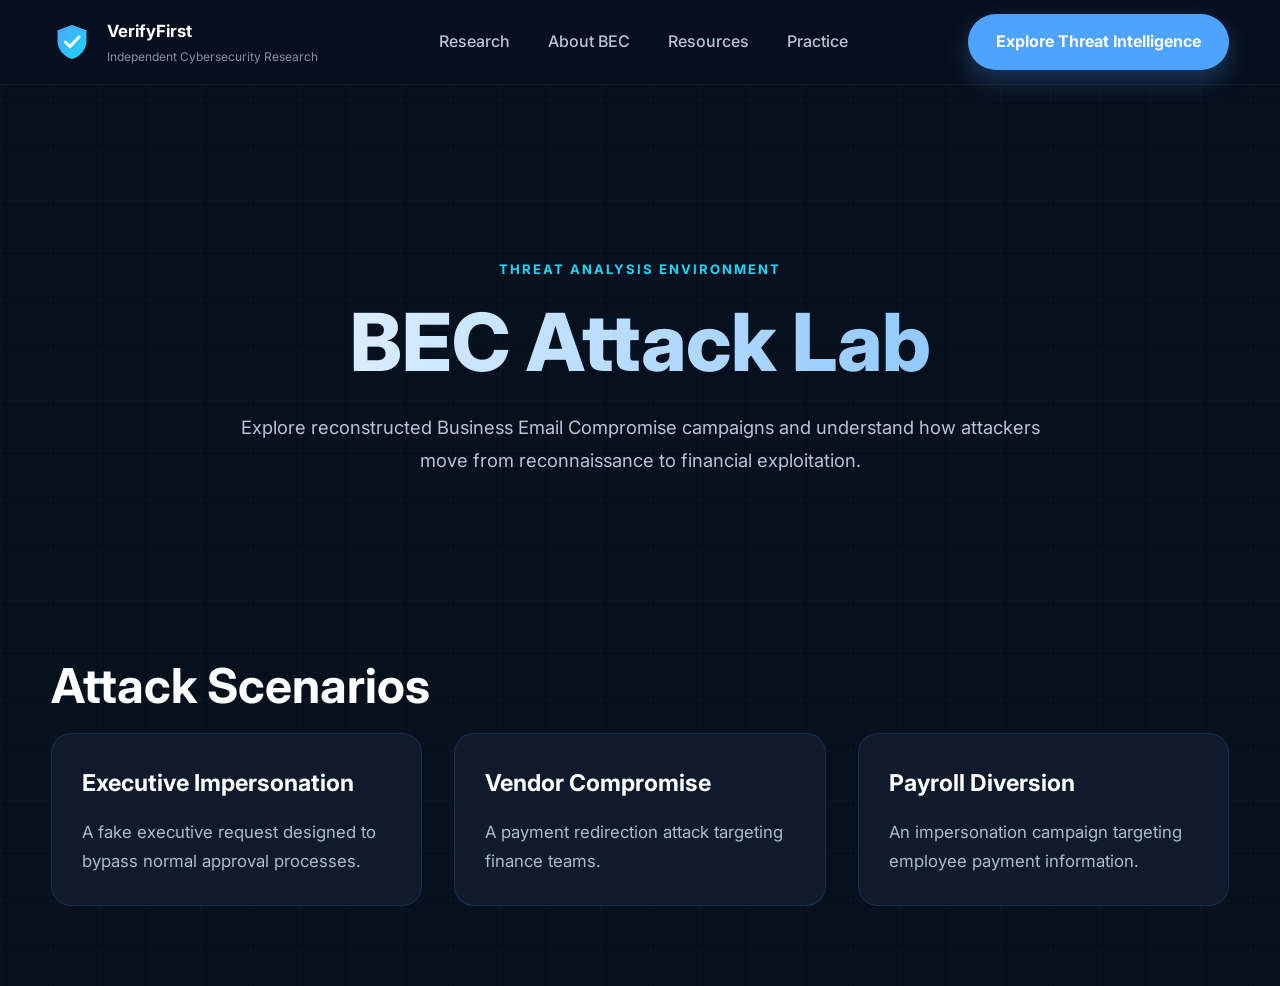
<file: bec-attack-lab.html>
<!DOCTYPE html>
<html lang="en">

<head>

    <meta charset="UTF-8">
    <meta name="viewport" content="width=device-width, initial-scale=1.0">

    <title>VerifyFirst | BEC Attack Lab</title>

    <link rel="stylesheet" href="css/style.css">
    <link rel="stylesheet" href="css/bec-attack-lab.css">

    <link href="https://fonts.googleapis.com/css2?family=Inter:wght@400;500;600;700;800&display=swap" rel="stylesheet">

</head>


<body class="lab-page">


    <header class="header">

        <div class="container nav">


            <a href="index.html" class="logo" aria-label="VerifyFirst Home">

                <svg class="logo-svg" width="42" height="42" viewBox="0 0 64 64">

                    <defs>

                        <linearGradient id="verifyGradient" x1="0%" y1="0%" x2="100%" y2="100%">

                            <stop offset="0%" stop-color="#4EA3FF" />

                            <stop offset="100%" stop-color="#18D7FF" />

                        </linearGradient>

                    </defs>


                    <path d="M32 6 L54 14 V30 C54 44 44 54 32 58 C20 54 10 44 10 30 V14 Z"
                        fill="url(#verifyGradient)" />


                    <path d="M22 32 L29 39 L43 24" fill="none" stroke="white" stroke-width="4.5" stroke-linecap="round"
                        stroke-linejoin="round" />


                </svg>


                <div class="logo-content">

                    <span class="logo-title">
                        VerifyFirst
                    </span>

                    <span class="logo-subtitle">
                        Independent Cybersecurity Research
                    </span>

                </div>


            </a>



            <nav class="nav-links">

                <a href="research.html">Research</a>

                <a href="about.html">About BEC</a>

                <a href="resources.html">Resources</a>

                <a href="practice.html">Practice</a>

            </nav>


            <a href="threat-intelligence.html" class="btn btn-primary nav-cta">

                Explore Threat Intelligence

            </a>

            <button class="mobile-toggle" aria-label="Toggle Navigation">

                <span></span>
                <span></span>
                <span></span>

            </button>


        </div>

    </header>





    <section class="lab-hero">

        <div class="container">


            <span class="section-label">
                THREAT ANALYSIS ENVIRONMENT
            </span>


            <h1>
                BEC Attack Lab
            </h1>


            <p>
                Explore reconstructed Business Email Compromise campaigns and understand
                how attackers move from reconnaissance to financial exploitation.
            </p>


        </div>

    </section>




    <section class="cases">

        <div class="container">


            <h2>
                Attack Scenarios
            </h2>



            <div class="case-grid">


                <div class="case-card" data-case="executive">

                    <h3>
                        Executive Impersonation
                    </h3>

                    <p>
                        A fake executive request designed to bypass normal approval processes.
                    </p>

                </div>



                <div class="case-card" data-case="vendor">

                    <h3>
                        Vendor Compromise
                    </h3>

                    <p>
                        A payment redirection attack targeting finance teams.
                    </p>

                </div>



                <div class="case-card" data-case="payroll">

                    <h3>
                        Payroll Diversion
                    </h3>

                    <p>
                        An impersonation campaign targeting employee payment information.
                    </p>

                </div>


            </div>


        </div>

    </section>





    <section class="attack-view hidden">

        <div class="container">

            <div class="selected-case">

                <span class="case-label">
                    ACTIVE INVESTIGATION:
                </span>

                <span id="selected-case">
                    None
                </span>

            </div>

            <div class="attack-header panel">


                <h2 id="attack-title"></h2>

                <p id="attack-summary"></p>


            </div>

            <div class="attack-overview">

                <h2>Attack Profile</h2>

                <div id="attack-profile"></div>

            </div>

            <div class="lab-panel mitre-panel">

                <h2>MITRE ATT&CK Mapping</h2>

                <p class="panel-subtitle">
                    Techniques observed during this campaign.
                </p>

                <div id="mitre-techniques"></div>

            </div>

            <div class="investigation-grid">


                <div class="lab-panel">

                    <h2>Investigation Status</h2>

                    <div id="investigation-status"></div>

                </div>



                <div class="lab-panel">

                    <h2>Indicators of Compromise</h2>

                    <div id="ioc"></div>

                </div>


            </div>


            <div class="lab-panel findings-panel">

                <h2>Analyst Findings</h2>

                <p id="findings"></p>

            </div>

            <div class="lab-panel investigation-steps">

                <h2>Recommended Investigation Steps</h2>

                <div id="investigation-steps"></div>

            </div>



            <div class="timeline" id="timeline">

            </div>



            <div class="evidence-panel panel">

                <h2>
                    Evidence Collected
                </h2>


                <div id="evidence">

                </div>

            </div>

            <div class="defense-panel panel">


                <h2>
                    Defense Opportunities
                </h2>


                <div id="defenses"></div>


            </div>

            <div class="lab-panel completion-panel">

                <h2>
                    Investigation Summary
                </h2>


                <div class="status-active">

                    Investigation Complete

                </div>


                <p>

                    Threat classification:
                    <strong>Business Email Compromise</strong>

                    <br><br>

                    Analyst conclusion:
                    Campaign behavior matches known BEC attack patterns involving
                    impersonation, social engineering, and financial manipulation.

                </p>


            </div>



        </div>

        <button id="generate-report" class="btn btn-primary">

            Generate Investigation Report

        </button>

        <section id="report-section" class="panel hidden">

            <h2>

                VerifyFirst Investigation Report

            </h2>

            <div id="generated-report"></div>

        </section>

        <button class="reset-lab">

            ← Return to Attack Scenarios

        </button>

    </section>




    <script src="js/main.js"></script>
    <script src="js/bec-attack-lab.js"></script>


</body>

</html>
</file>
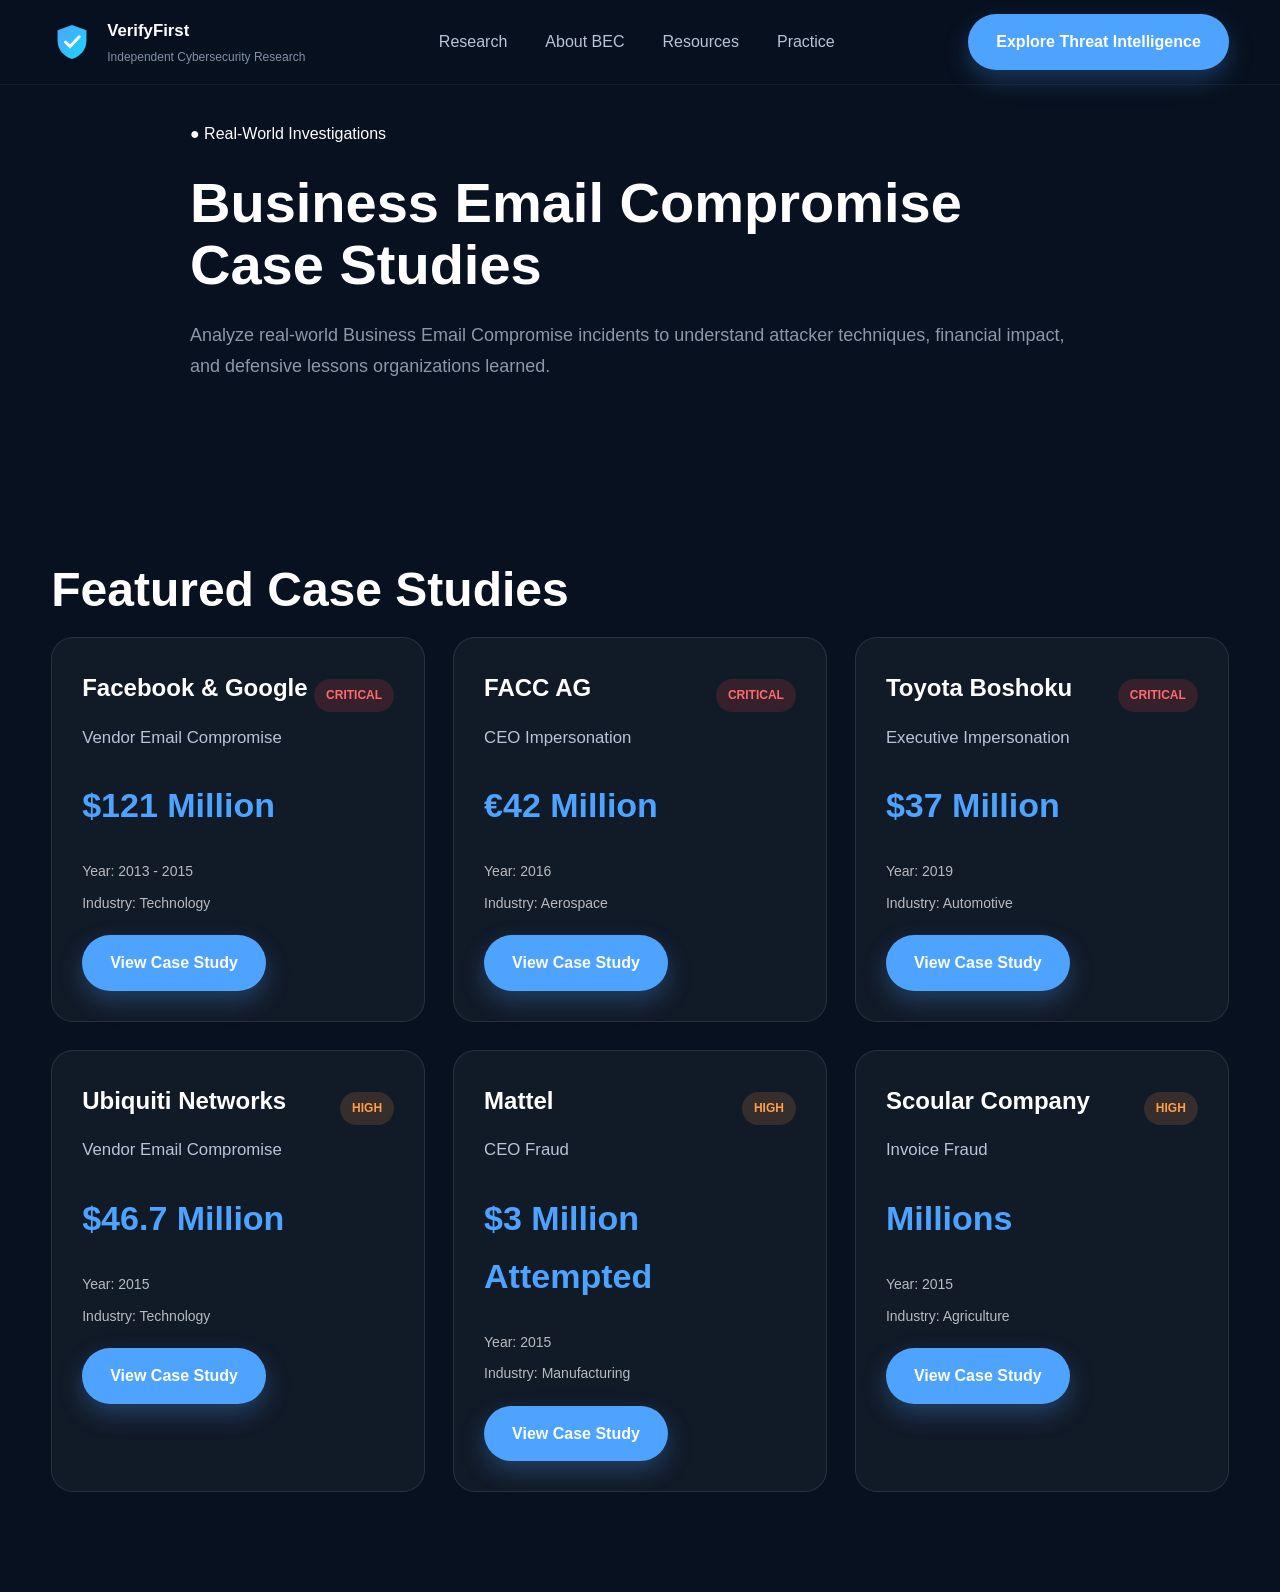
<file: case-studies.html>
<!DOCTYPE html>
<html lang="en">

<head>

    <meta charset="UTF-8">
    <meta name="viewport" content="width=device-width, initial-scale=1.0">

    <title>VerifyFirst | BEC Case Studies</title>

    <link rel="stylesheet" href="css/style.css">
    <link rel="stylesheet" href="css/case-studies.css">

</head>

<body>

    <header class="header">

        <div class="container nav">

            <a href="index.html" class="logo" aria-label="VerifyFirst Home">

                <svg class="logo-svg" width="42" height="42" viewBox="0 0 64 64" xmlns="http://www.w3.org/2000/svg">

                    <defs>

                        <linearGradient id="verifyGradient" x1="0%" y1="0%" x2="100%" y2="100%">

                            <stop offset="0%" stop-color="#4EA3FF" />

                            <stop offset="100%" stop-color="#18D7FF" />

                        </linearGradient>

                    </defs>


                    <path d="M32 6
        L54 14
        V30
        C54 44 44 54 32 58
        C20 54 10 44 10 30
        V14
        Z" fill="url(#verifyGradient)" />


                    <path d="M22 32
        L29 39
        L43 24" fill="none" stroke="white" stroke-width="4.5" stroke-linecap="round" stroke-linejoin="round" />

                </svg>


                <div class="logo-content">

                    <span class="logo-title">
                        VerifyFirst
                    </span>


                    <span class="logo-subtitle">
                        Independent Cybersecurity Research
                    </span>

                </div>

            </a>


            <nav class="nav-links">

                <a href="research.html">Research</a>

                <a href="about.html">About BEC</a>

                <a href="resources.html">Resources</a>

                <a href="practice.html">Practice</a>

            </nav>


            <a href="case-studies.html" class="btn btn-primary nav-cta">

                Explore Threat Intelligence

            </a>

            <button class="mobile-toggle" aria-label="Toggle Navigation">

                <span></span>
                <span></span>
                <span></span>

            </button>


        </div>

    </header>


    <section class="case-hero">


        <div class="container">




            <span class="hero-tag">

                ● Real-World Investigations

            </span>


            <h1>

                Business Email Compromise
                Case Studies

            </h1>


            <p>

                Analyze real-world Business Email Compromise incidents
                to understand attacker techniques, financial impact,
                and defensive lessons organizations learned.

            </p>


        </div>


    </section>
    <section class="case-studies">

        <div class="container">

            <h2>
                Featured Case Studies
            </h2>


            <div class="case-grid" id="case-grid">

            </div>


        </div>

    </section>




    <div id="case-modal" class="case-modal hidden">


        <div class="modal-content">


            <button id="close-modal">
                ×
            </button>


            <div id="case-details">


            </div>


        </div>


    </div>




    <script src="js/main.js"></script>
    <script src="js/case-studies.js"></script>


</body>

</html>
</file>
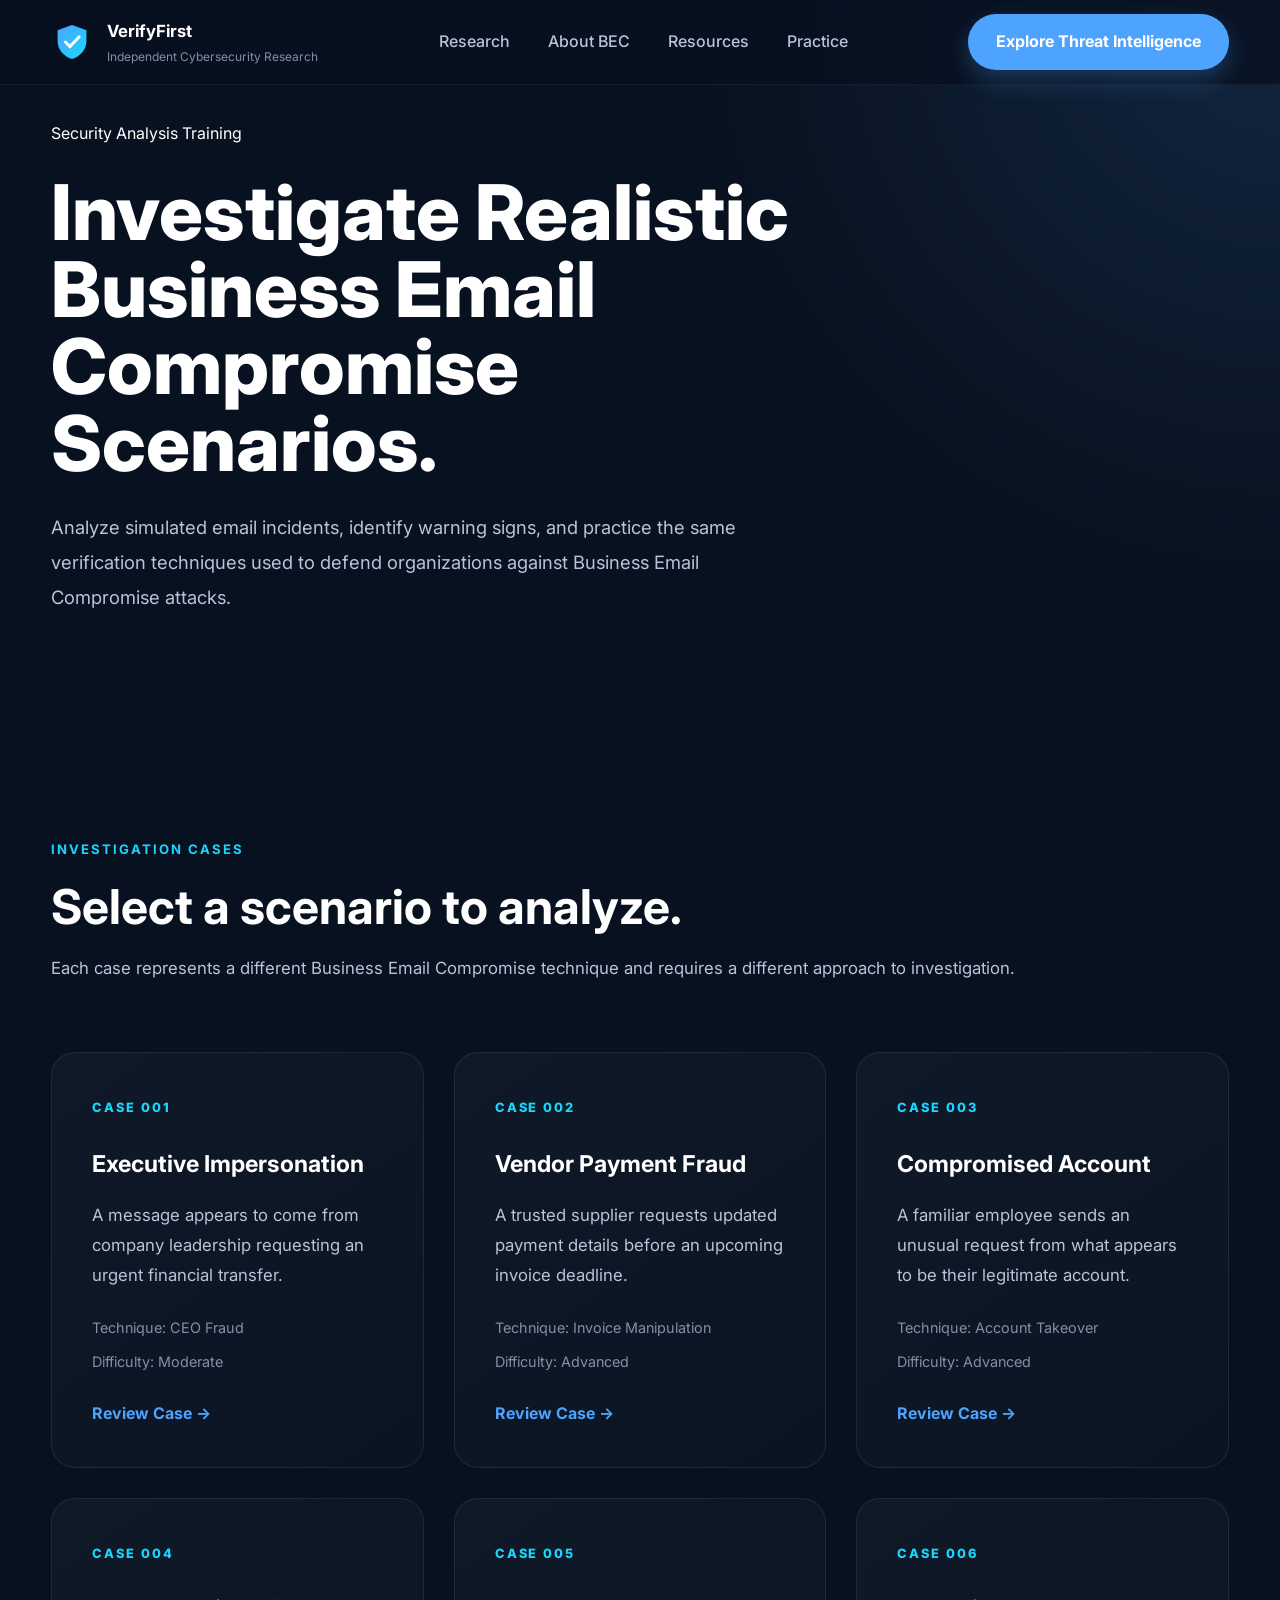
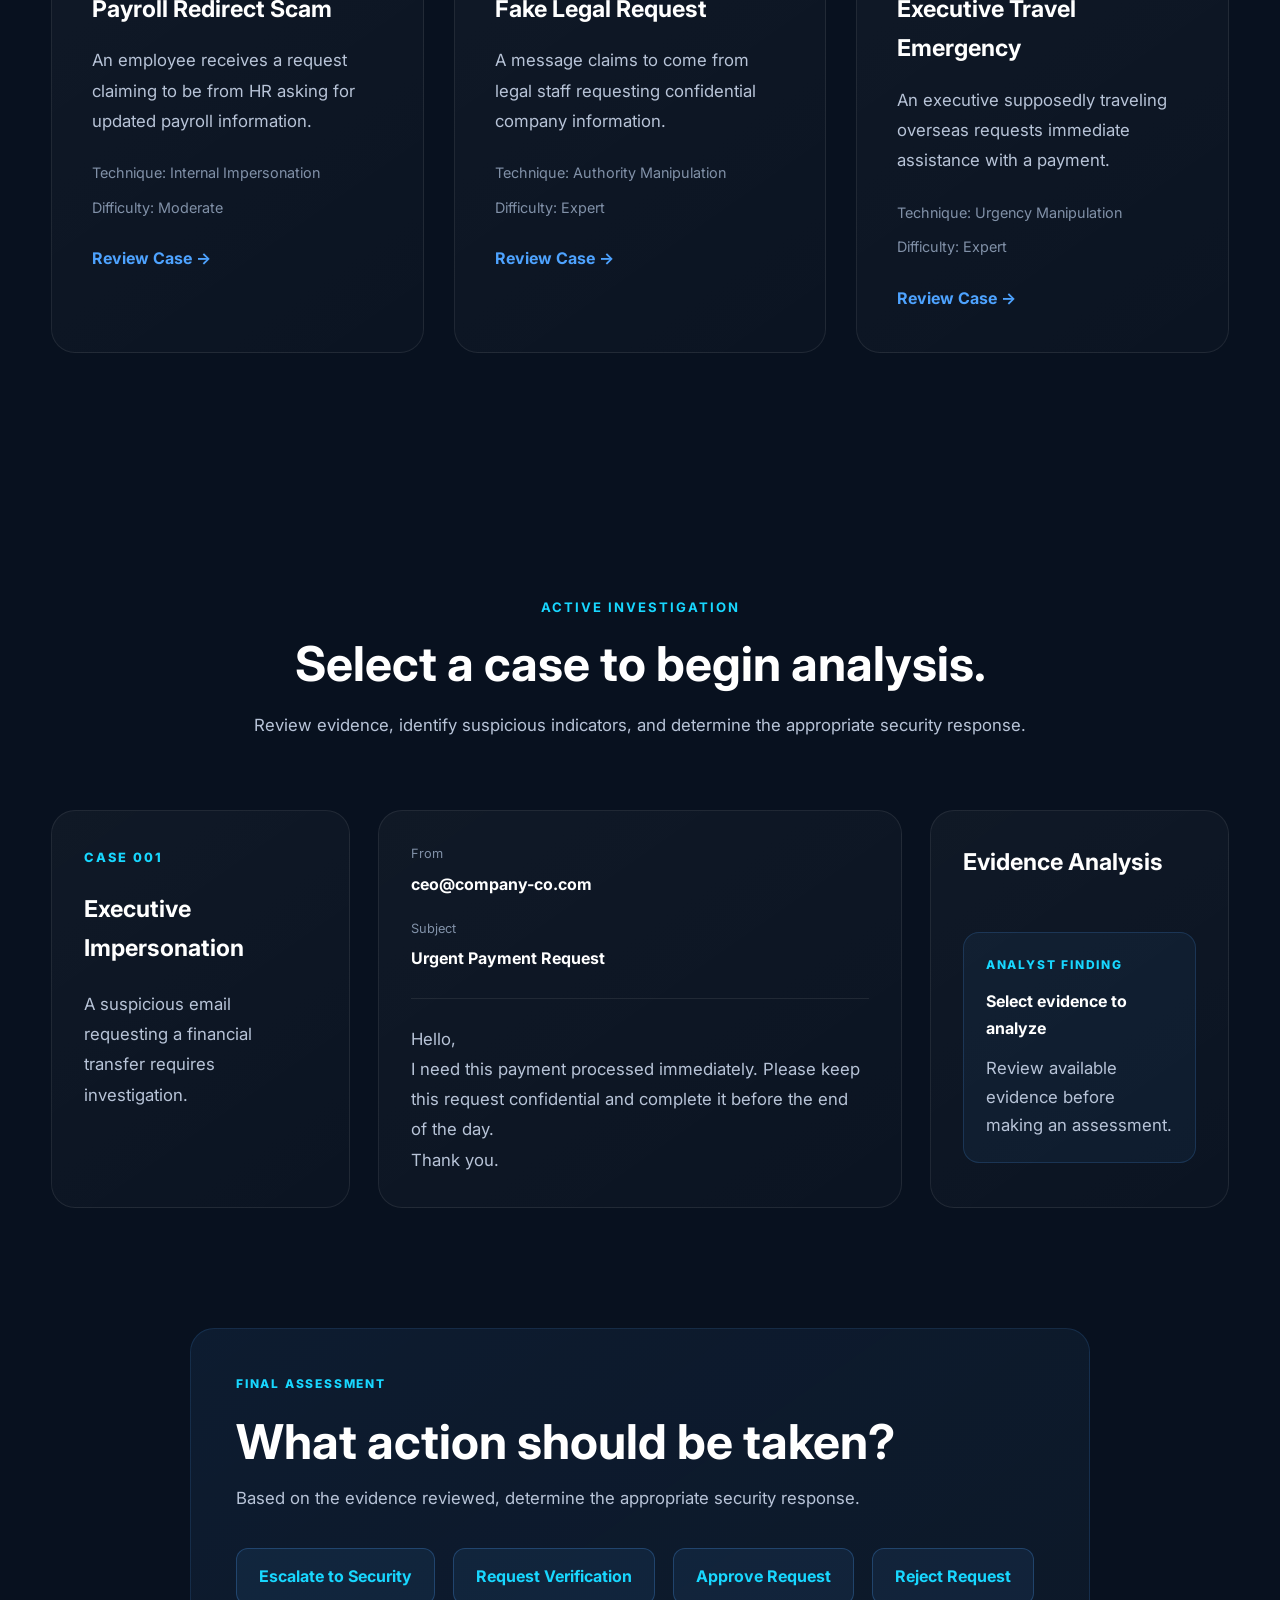
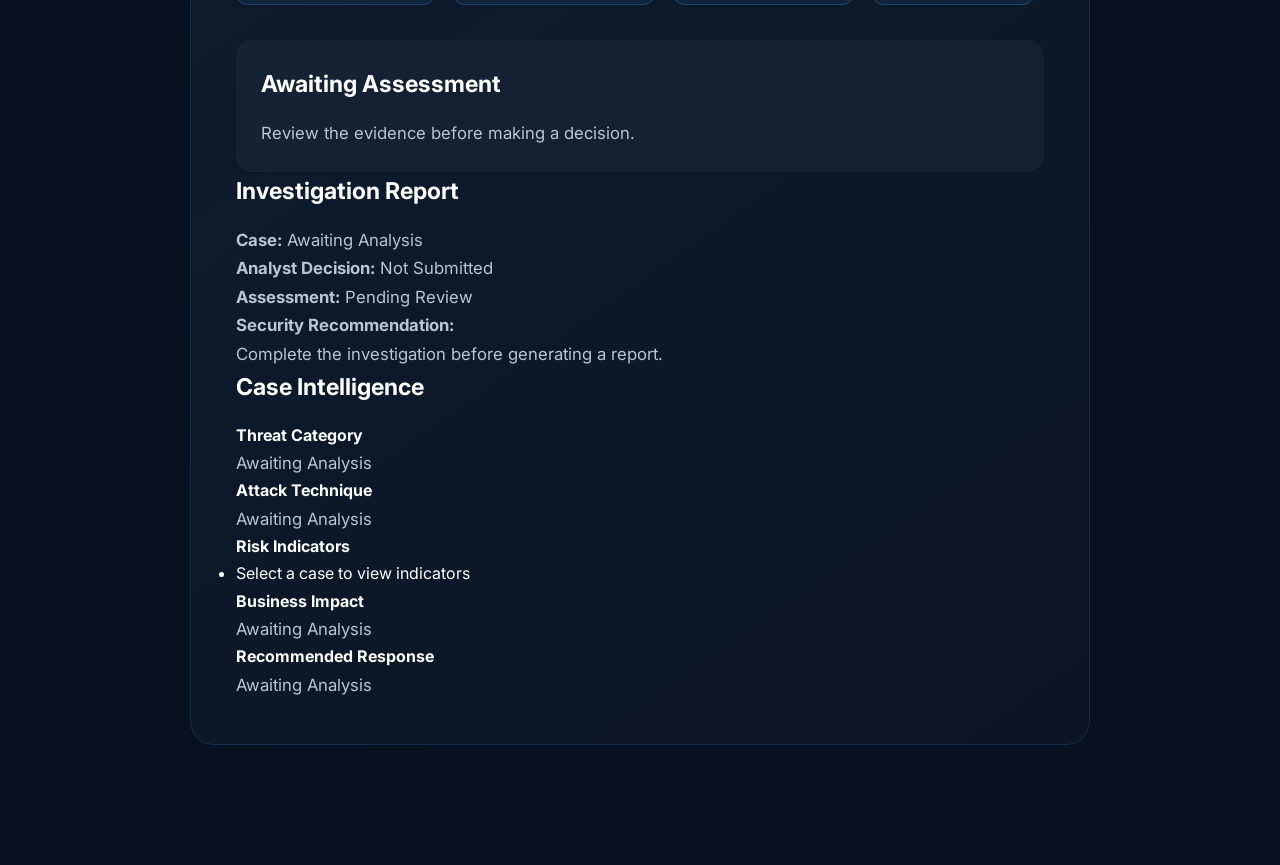
<file: practice.html>
<!DOCTYPE html>
<html lang="en">

<head>

    <meta charset="UTF-8">

    <meta name="viewport" content="width=device-width, initial-scale=1.0">

    <title>
        VerifyFirst | Independent Business Email Compromise Research
    </title>

    <meta name="description"
        content="VerifyFirst is an independent cybersecurity research initiative focused on Business Email Compromise (BEC), combining original research, educational resources, and practical awareness to help organizations recognize and prevent email-based attacks.">

    <meta name="keywords"
        content="Business Email Compromise, BEC, Cybersecurity Research, Email Security, Phishing, VerifyFirst">

    <meta name="author" content="VerifyFirst">

    <meta property="og:title" content="VerifyFirst">

    <meta property="og:description" content="Independent cybersecurity research focused on Business Email Compromise.">

    <meta property="og:type" content="website">

    <meta name="theme-color" content="#08111F">

    <link rel="preconnect" href="https://fonts.googleapis.com">

    <link rel="preconnect" href="https://fonts.gstatic.com" crossorigin>

    <link href="https://fonts.googleapis.com/css2?family=Inter:wght@300;400;500;600;700;800&display=swap"
        rel="stylesheet">

    <link rel="stylesheet" href="css/style.css">

    <link rel="stylesheet" href="css/practice.css">

    <script src="js/practice.js" defer></script>

</head>

<body>

    <header class="header">

        <div class="container nav">

            <a href="index.html" class="logo" aria-label="VerifyFirst Home">

                <svg class="logo-svg" width="42" height="42" viewBox="0 0 64 64" xmlns="http://www.w3.org/2000/svg">

                    <defs>

                        <linearGradient id="verifyGradient" x1="0%" y1="0%" x2="100%" y2="100%">

                            <stop offset="0%" stop-color="#4EA3FF" />

                            <stop offset="100%" stop-color="#18D7FF" />

                        </linearGradient>

                    </defs>

                    <path d="M32 6
                       L54 14
                       V30
                       C54 44
                       44 54
                       32 58
                       C20 54
                       10 44
                       10 30
                       V14
                       Z" fill="url(#verifyGradient)" />

                    <path d="M22 32
                       L29 39
                       L43 24" fill="none" stroke="white" stroke-width="4.5" stroke-linecap="round"
                        stroke-linejoin="round" />

                </svg>

                <div class="logo-content">

                    <span class="logo-title">

                        VerifyFirst

                    </span>

                    <span class="logo-subtitle">

                        Independent Cybersecurity Research

                    </span>

                </div>

            </a>

            <nav class="nav-links">

                <a href="research.html">
                    Research
                </a>

                <a href="about.html">
                    About BEC
                </a>

                <a href="resources.html">
                    Resources
                </a>

                <a href="practice.html">
                    Practice
                </a>

            </nav>

            <a href="threat-intelligence.html" class="btn btn-primary nav-cta">
                Explore Threat Intelligence
            </a>

            <button class="mobile-toggle" aria-label="Toggle Navigation">

                <span></span>
                <span></span>
                <span></span>

            </button>

        </div>

    </header>

    <section class="practice-hero">

        <div class="container">

            <div class="practice-hero-content">

                <span class="research-label">

                    Security Analysis Training

                </span>

                <h1>

                    Investigate Realistic
                    Business Email
                    Compromise Scenarios.

                </h1>

                <p>

                    Analyze simulated email incidents, identify warning
                    signs, and practice the same verification techniques
                    used to defend organizations against Business Email
                    Compromise attacks.

                </p>

            </div>

        </div>

    </section>


    <section class="case-library">

        <div class="container">

            <div class="section-heading center">

                <span class="section-label">

                    Investigation Cases

                </span>

                <h2>

                    Select a scenario to analyze.

                </h2>

                <p>

                    Each case represents a different Business Email
                    Compromise technique and requires a different
                    approach to investigation.

                </p>

            </div>


            <div class="cases-grid">


                <article class="case-card">

                    <span class="case-number">
                        CASE 001
                    </span>

                    <h3>
                        Executive Impersonation
                    </h3>

                    <p>
                        A message appears to come from company leadership
                        requesting an urgent financial transfer.
                    </p>

                    <div class="case-details">

                        <span>
                            Technique: CEO Fraud
                        </span>

                        <span>
                            Difficulty: Moderate
                        </span>

                    </div>

                    <button class="case-button" data-case="case001">

                        Review Case →

                    </button>

                </article>



                <article class="case-card">

                    <span class="case-number">
                        CASE 002
                    </span>

                    <h3>
                        Vendor Payment Fraud
                    </h3>

                    <p>
                        A trusted supplier requests updated payment details
                        before an upcoming invoice deadline.
                    </p>

                    <div class="case-details">

                        <span>
                            Technique: Invoice Manipulation
                        </span>

                        <span>
                            Difficulty: Advanced
                        </span>

                    </div>

                    <button class="case-button" data-case="case002">

                        Review Case →

                    </button>

                </article>



                <article class="case-card">

                    <span class="case-number">
                        CASE 003
                    </span>

                    <h3>
                        Compromised Account
                    </h3>

                    <p>
                        A familiar employee sends an unusual request from
                        what appears to be their legitimate account.
                    </p>

                    <div class="case-details">

                        <span>
                            Technique: Account Takeover
                        </span>

                        <span>
                            Difficulty: Advanced
                        </span>

                    </div>

                    <button class="case-button" data-case="case003">

                        Review Case →

                    </button>

                </article>



                <article class="case-card">

                    <span class="case-number">
                        CASE 004
                    </span>

                    <h3>
                        Payroll Redirect Scam
                    </h3>

                    <p>
                        An employee receives a request claiming to be from
                        HR asking for updated payroll information.
                    </p>

                    <div class="case-details">

                        <span>
                            Technique: Internal Impersonation
                        </span>

                        <span>
                            Difficulty: Moderate
                        </span>

                    </div>

                    <button class="case-button" data-case="case004">

                        Review Case →

                    </button>

                </article>



                <article class="case-card">

                    <span class="case-number">
                        CASE 005
                    </span>

                    <h3>
                        Fake Legal Request
                    </h3>

                    <p>
                        A message claims to come from legal staff requesting
                        confidential company information.
                    </p>

                    <div class="case-details">

                        <span>
                            Technique: Authority Manipulation
                        </span>

                        <span>
                            Difficulty: Expert
                        </span>

                    </div>

                    <button class="case-button" data-case="case005">

                        Review Case →

                    </button>

                </article>



                <article class="case-card">

                    <span class="case-number">
                        CASE 006
                    </span>

                    <h3>
                        Executive Travel Emergency
                    </h3>

                    <p>
                        An executive supposedly traveling overseas requests
                        immediate assistance with a payment.
                    </p>

                    <div class="case-details">

                        <span>
                            Technique: Urgency Manipulation
                        </span>

                        <span>
                            Difficulty: Expert
                        </span>

                    </div>

                    <button class="case-button" data-case="case006">

                        Review Case →

                    </button>

                </article>


            </div>
        </div>

    </section>

    <section class="investigation-section">

        <div class="container">

            <div class="investigation-header">

                <span class="section-label">

                    Active Investigation

                </span>

                <h2>

                    Select a case to begin analysis.

                </h2>

                <p>

                    Review evidence, identify suspicious indicators,
                    and determine the appropriate security response.

                </p>

            </div>


            <div class="investigation-panel">


                <div class="case-overview">

                    <span class="case-number">

                        CASE 001

                    </span>


                    <h3>

                        Executive Impersonation

                    </h3>


                    <p>

                        A suspicious email requesting a financial
                        transfer requires investigation.

                    </p>


                </div>



                <div class="email-preview">


                    <div class="email-header">

                        <div>

                            <span>
                                From
                            </span>

                            <strong>
                                ceo@company-co.com
                            </strong>

                        </div>


                        <div>

                            <span>
                                Subject
                            </span>

                            <strong>
                                Urgent Payment Request
                            </strong>

                        </div>


                    </div>



                    <div class="email-body">

                        <p>
                            Hello,
                        </p>

                        <p>
                            I need this payment processed immediately.
                            Please keep this request confidential and
                            complete it before the end of the day.
                        </p>

                        <p>
                            Thank you.
                        </p>

                    </div>


                </div>



                <div class="analysis-panel">

                    <h3>
                        Evidence Analysis
                    </h3>


                    <div class="evidence-buttons">

                        <!-- Generated by JavaScript -->

                    </div>


                    <div class="finding-panel">

                        <span class="finding-label">
                            Analyst Finding
                        </span>


                        <h4>
                            Select evidence to analyze
                        </h4>


                        <p>
                            Review available evidence before making an assessment.
                        </p>

                    </div>


                </div>


            </div>



        </div>


        </div>

    </section>

    <section class="assessment-section">

        <div class="container">

            <div class="assessment-card">

                <span class="finding-label">

                    Final Assessment

                </span>


                <h2>

                    What action should be taken?

                </h2>


                <p>

                    Based on the evidence reviewed, determine the
                    appropriate security response.

                </p>


                <div class="assessment-buttons">

                    <button class="assessment-button" data-result="escalate">
                        Escalate to Security
                    </button>

                    <button class="assessment-button" data-result="verify">
                        Request Verification
                    </button>

                    <button class="assessment-button" data-result="approve">
                        Approve Request
                    </button>

                    <button class="assessment-button" data-result="reject">
                        Reject Request
                    </button>

                </div>


                <div class="assessment-result">

                    <h3>
                        Awaiting Assessment
                    </h3>

                    <p>
                        Review the evidence before making a decision.
                    </p>

                </div>
                <div class="investigation-report">

                    <h3>Investigation Report</h3>

                    <div class="report-content">

                        <p><strong>Case:</strong> <span id="report-case">Awaiting Analysis</span></p>

                        <p><strong>Analyst Decision:</strong> <span id="report-decision">Not Submitted</span></p>

                        <p><strong>Assessment:</strong> <span id="report-status">Pending Review</span></p>

                        <p><strong>Security Recommendation:</strong></p>

                        <p id="report-message">
                            Complete the investigation before generating a report.
                        </p>

                    </div>

                </div>

                <div class="case-intelligence">

                    <h3>Case Intelligence</h3>

                    <div class="intelligence-grid">

                        <div>
                            <h4>Threat Category</h4>
                            <p id="threat-category">
                                Awaiting Analysis
                            </p>
                        </div>


                        <div>
                            <h4>Attack Technique</h4>
                            <p id="attack-technique">
                                Awaiting Analysis
                            </p>
                        </div>


                        <div>
                            <h4>Risk Indicators</h4>
                            <ul id="risk-indicators">
                                <li>Select a case to view indicators</li>
                            </ul>
                        </div>


                        <div>
                            <h4>Business Impact</h4>
                            <p id="business-impact">
                                Awaiting Analysis
                            </p>
                        </div>


                        <div>
                            <h4>Recommended Response</h4>
                            <p id="recommended-response">
                                Awaiting Analysis
                            </p>
                        </div>

                    </div>

                </div>

            </div>

        </div>

    </section>

    <script src="js/main.js"></script>

</body>

</html>
</file>
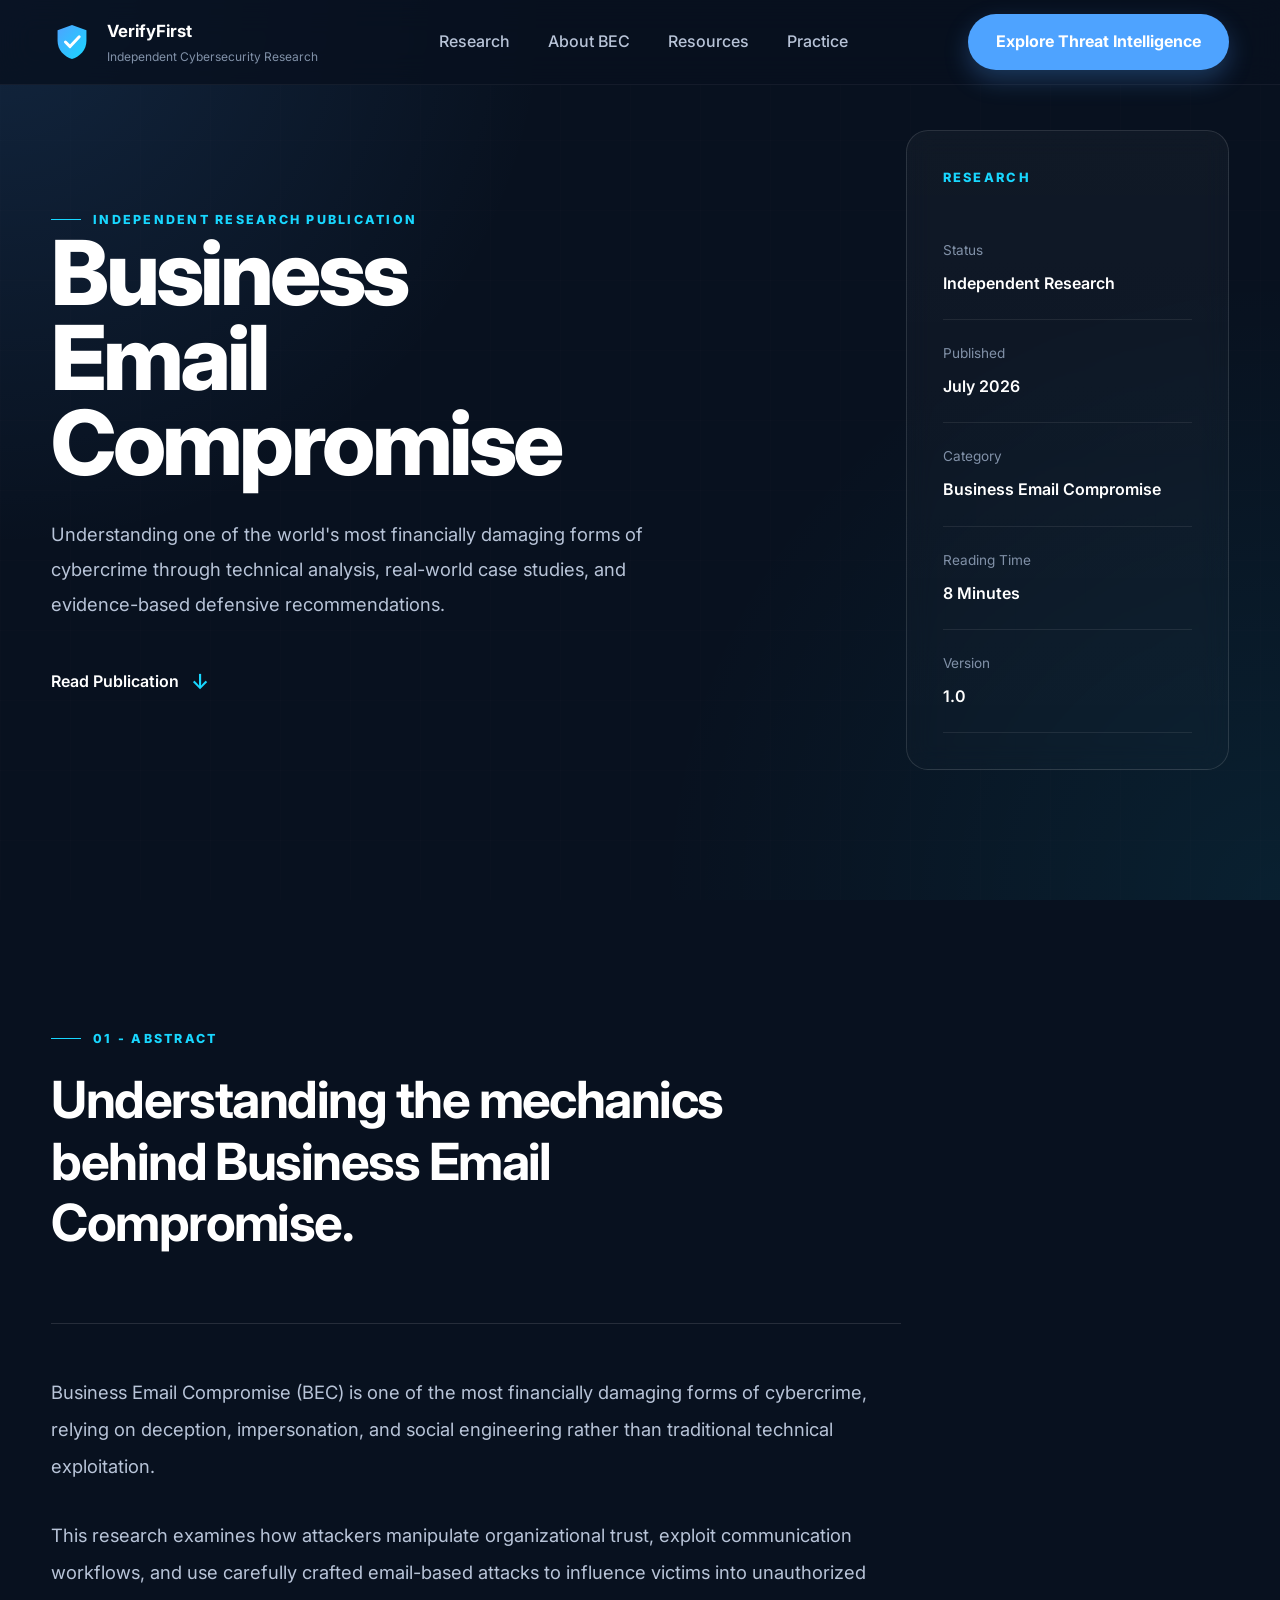
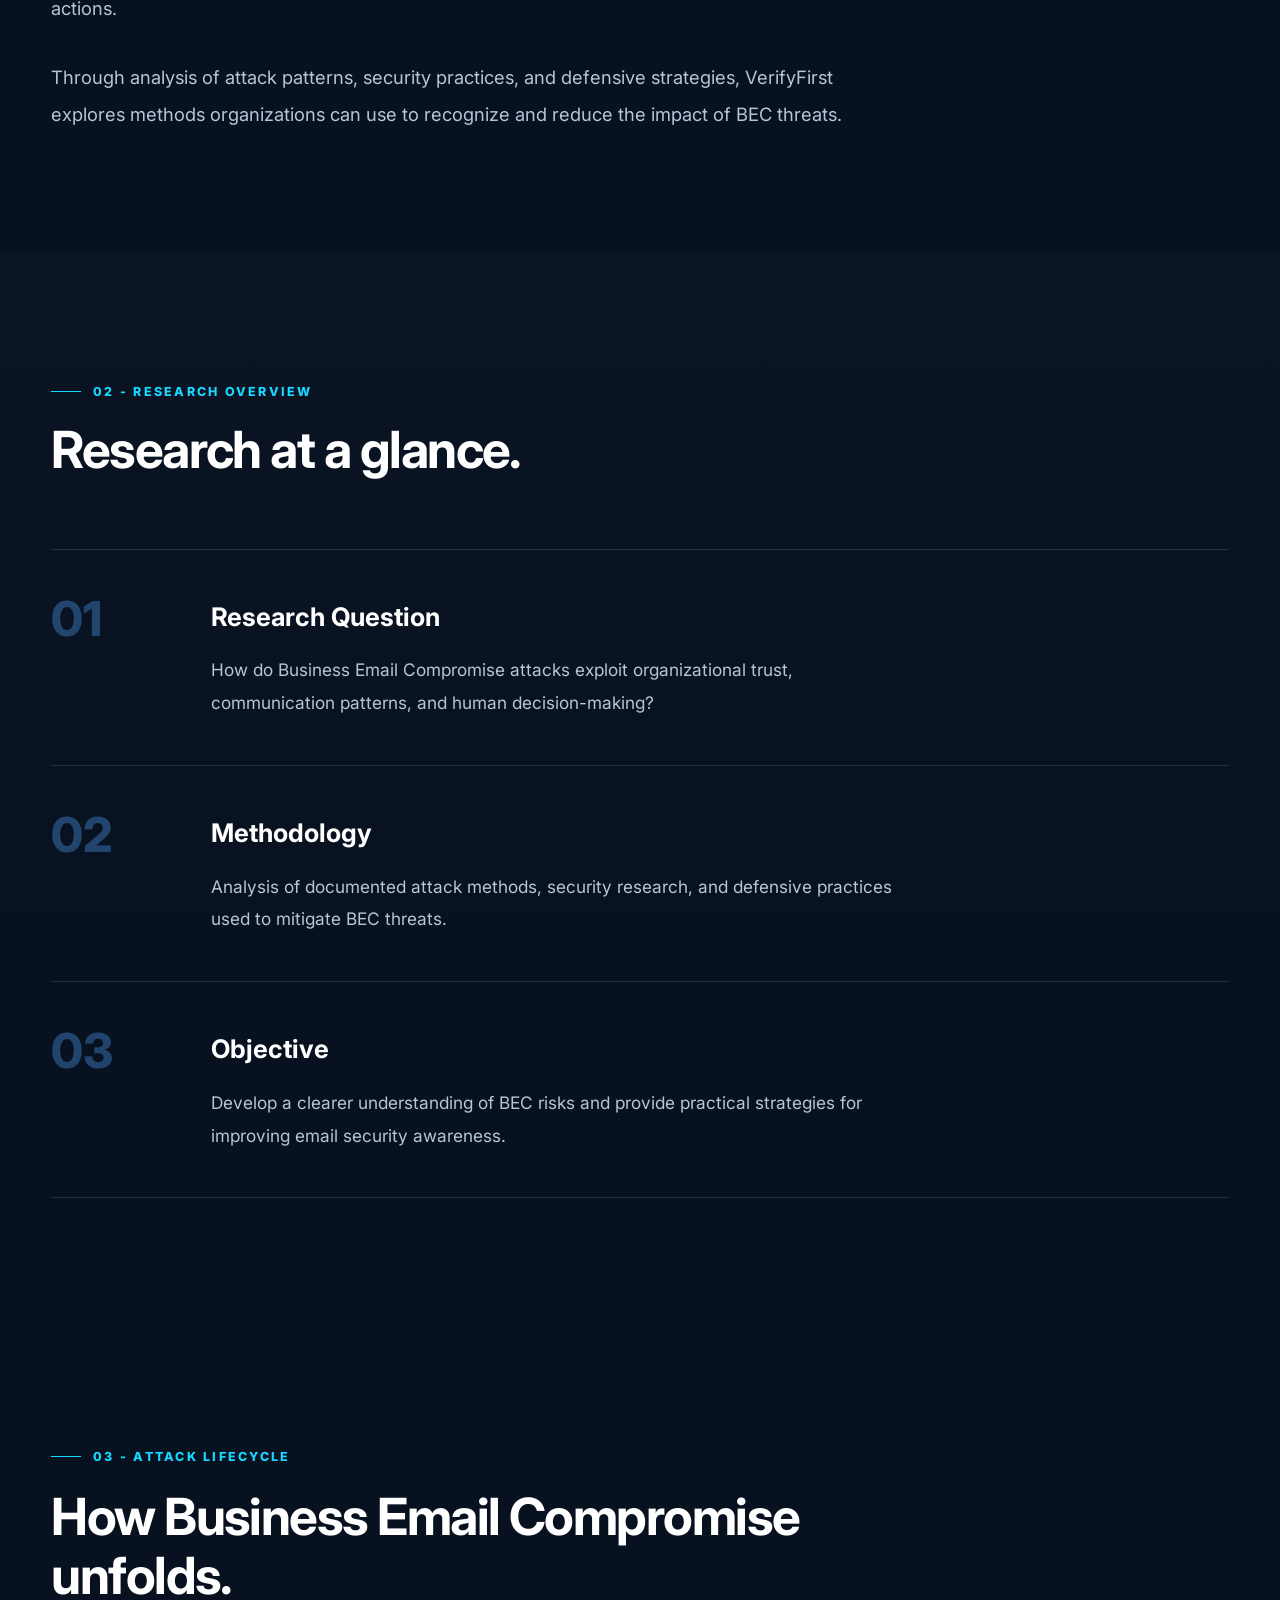
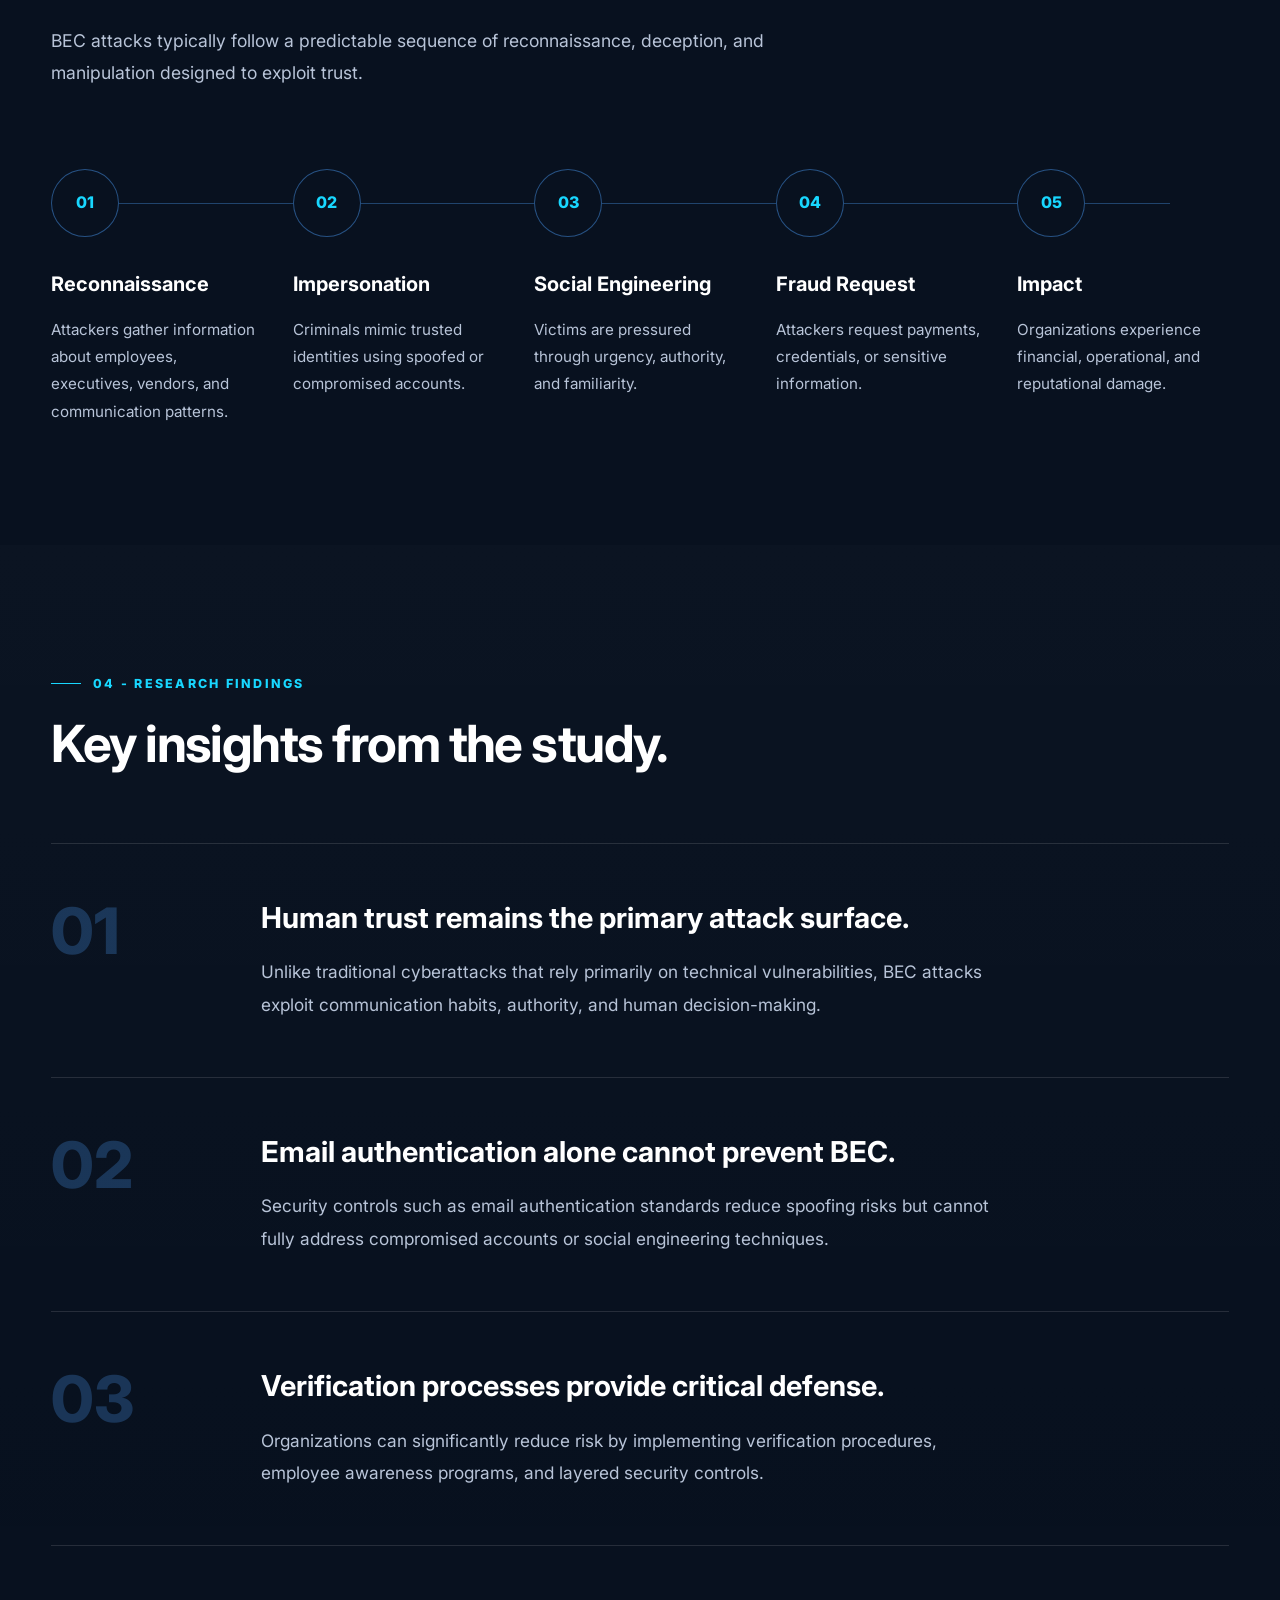
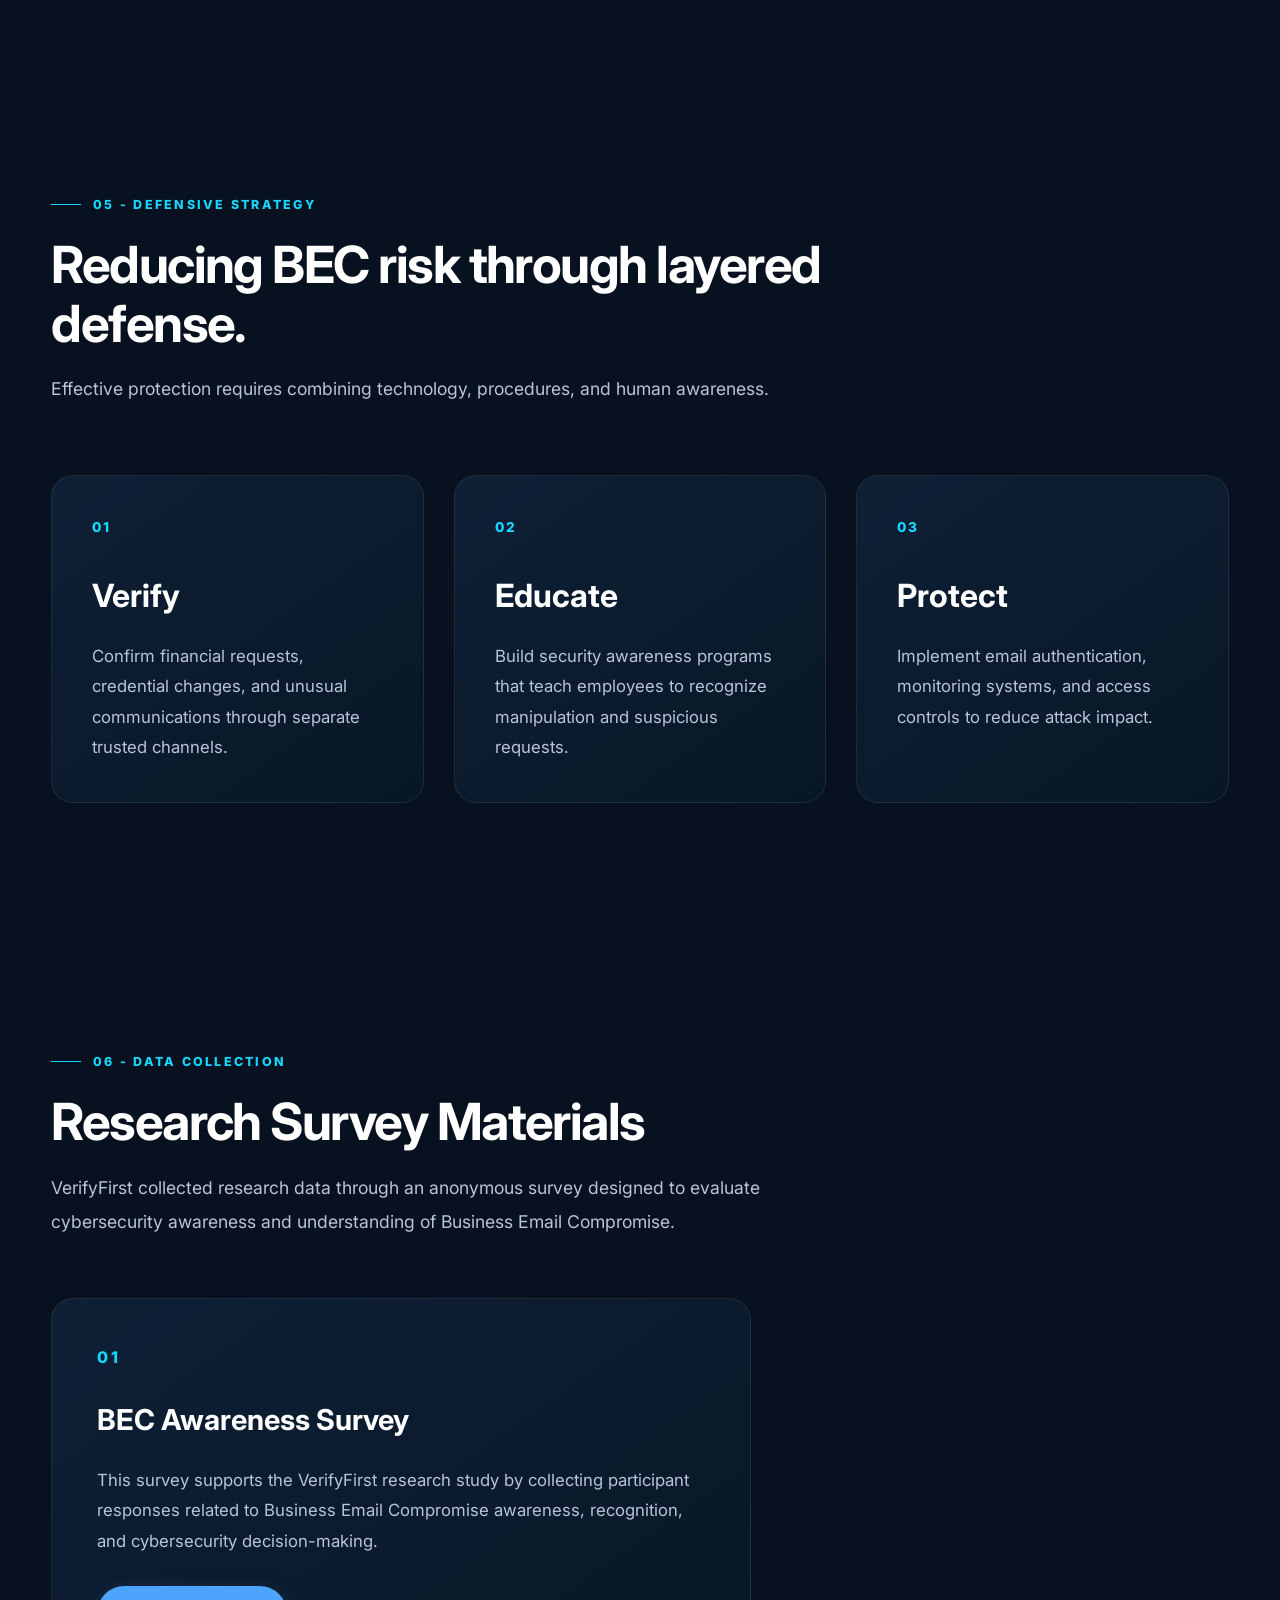
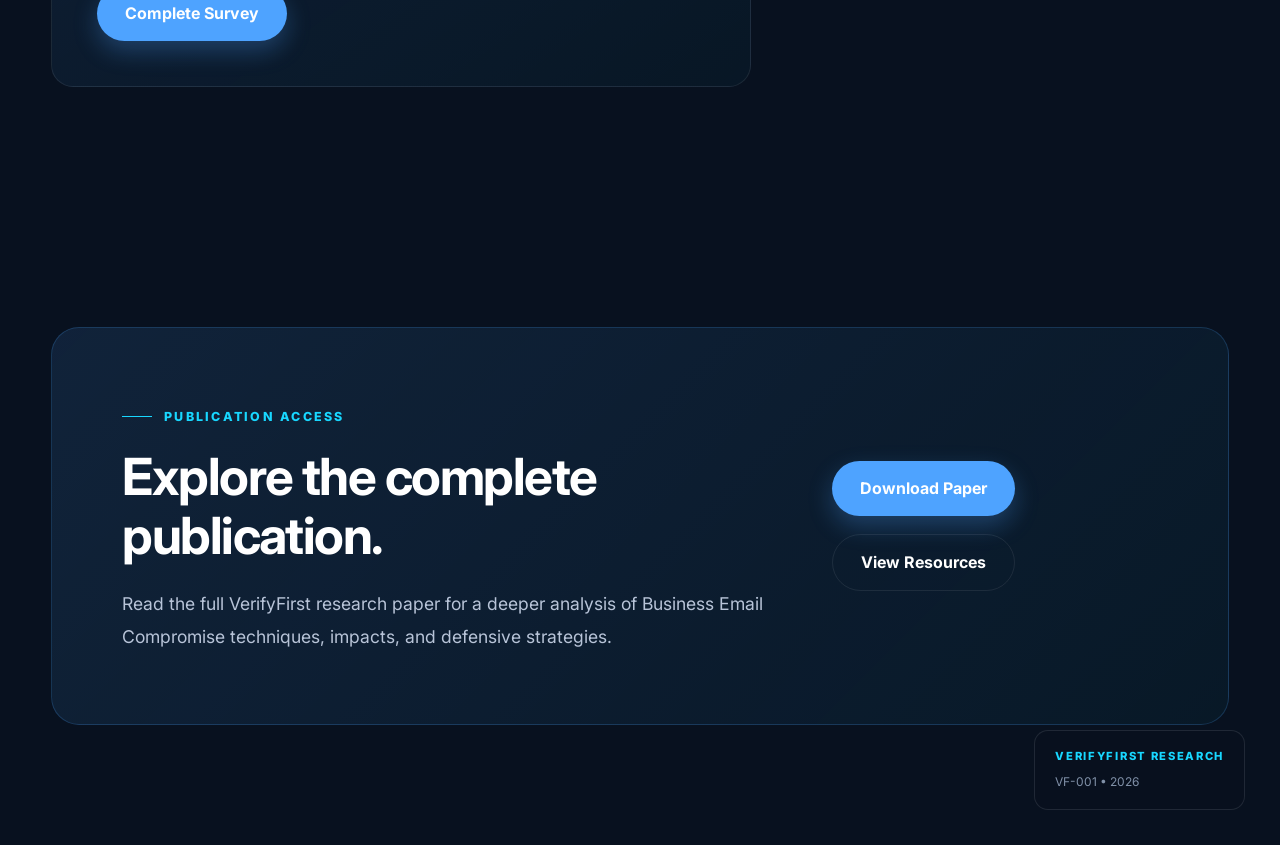
<file: research.html>
<!DOCTYPE html>
<html lang="en">

<head>

    <meta charset="UTF-8">

    <meta name="viewport" content="width=device-width, initial-scale=1.0">

    <title>
        VerifyFirst | Research
    </title>

    <meta name="description"
        content="VerifyFirst is an independent cybersecurity research initiative focused on Business Email Compromise (BEC), combining original research, educational resources, and practical awareness to help organizations recognize and prevent email-based attacks.">

    <meta name="keywords"
        content="Business Email Compromise, BEC, Cybersecurity Research, Email Security, Phishing, VerifyFirst">

    <meta name="author" content="VerifyFirst">

    <meta property="og:title" content="VerifyFirst">

    <meta property="og:description" content="Independent cybersecurity research focused on Business Email Compromise.">

    <meta property="og:type" content="website">

    <meta name="theme-color" content="#08111F">

    <link rel="preconnect" href="https://fonts.googleapis.com">

    <link rel="preconnect" href="https://fonts.gstatic.com" crossorigin>

    <link href="https://fonts.googleapis.com/css2?family=Inter:wght@300;400;500;600;700;800&display=swap"
        rel="stylesheet">

    <link rel="stylesheet" href="css/style.css">

    <link rel="stylesheet" href="css/research.css">

</head>

<body>

    <header class="header">

        <div class="container nav">

            <a href="index.html" class="logo" aria-label="VerifyFirst Home">

                <svg class="logo-svg" width="42" height="42" viewBox="0 0 64 64" xmlns="http://www.w3.org/2000/svg">

                    <defs>

                        <linearGradient id="verifyGradient" x1="0%" y1="0%" x2="100%" y2="100%">

                            <stop offset="0%" stop-color="#4EA3FF" />

                            <stop offset="100%" stop-color="#18D7FF" />

                        </linearGradient>

                    </defs>

                    <path d="M32 6
                       L54 14
                       V30
                       C54 44
                       44 54
                       32 58
                       C20 54
                       10 44
                       10 30
                       V14
                       Z" fill="url(#verifyGradient)" />

                    <path d="M22 32
                       L29 39
                       L43 24" fill="none" stroke="white" stroke-width="4.5" stroke-linecap="round"
                        stroke-linejoin="round" />

                </svg>

                <div class="logo-content">

                    <span class="logo-title">

                        VerifyFirst

                    </span>

                    <span class="logo-subtitle">

                        Independent Cybersecurity Research

                    </span>

                </div>

            </a>

            <nav class="nav-links">

                <a href="research.html">
                    Research
                </a>

                <a href="about.html">
                    About BEC
                </a>

                <a href="resources.html">
                    Resources
                </a>

                <a href="practice.html">
                    Practice
                </a>

            </nav>

            <a href="threat-intelligence.html" class="btn btn-primary nav-cta">
                Explore Threat Intelligence
            </a>
            <button class="mobile-toggle" aria-label="Toggle Navigation">

                <span></span>
                <span></span>
                <span></span>

            </button>

        </div>

    </header>

    <main>

        <div class="research-marker">

            <span>
                VERIFYFIRST RESEARCH
            </span>

            <span>
                VF-001 • 2026
            </span>

        </div>

        <section class="research-hero">

            <div class="container">

                <div class="research-hero-grid">


                    <!-- Left Content -->

                    <div class="research-hero-content">


                        <span class="research-label">

                            Independent Research Publication

                        </span>


                        <h1>

                            Business<br>
                            Email<br>
                            Compromise

                        </h1>


                        <p>

                            Understanding one of the world's most
                            financially damaging forms of cybercrime
                            through technical analysis, real-world case studies, and evidence-based defensive
                            recommendations.

                        </p>


                        <a href="#abstract" class="research-link">

                            Read Publication

                            <span>
                                ↓
                            </span>

                        </a>


                    </div>



                    <!-- Publication Metadata -->

                    <aside class="research-meta">


                        <div class="meta-title">

                            Research

                        </div>



                        <div class="meta-item">

                            <span>
                                Status
                            </span>

                            <strong>
                                Independent Research
                            </strong>

                        </div>



                        <div class="meta-item">

                            <span>
                                Published
                            </span>

                            <strong>
                                July 2026
                            </strong>

                        </div>



                        <div class="meta-item">

                            <span>
                                Category
                            </span>

                            <strong>
                                Business Email Compromise
                            </strong>

                        </div>



                        <div class="meta-item">

                            <span>
                                Reading Time
                            </span>

                            <strong>
                                8 Minutes
                            </strong>

                        </div>



                        <div class="meta-item">

                            <span>
                                Version
                            </span>

                            <strong>
                                1.0
                            </strong>

                        </div>


                    </aside>


                </div>

            </div>

        </section>


    </main>

    <section class="abstract" id="abstract">

        <div class="container">

            <div class="abstract-header">

                <span class="research-label">

                    01 - Abstract

                </span>

                <h2>

                    Understanding the mechanics
                    behind Business Email Compromise.

                </h2>

            </div>


            <div class="abstract-content">

                <p>

                    Business Email Compromise (BEC) is one of the
                    most financially damaging forms of cybercrime,
                    relying on deception, impersonation, and social
                    engineering rather than traditional technical
                    exploitation.

                </p>


                <p>

                    This research examines how attackers manipulate
                    organizational trust, exploit communication
                    workflows, and use carefully crafted email-based
                    attacks to influence victims into unauthorized
                    actions.

                </p>


                <p>

                    Through analysis of attack patterns, security
                    practices, and defensive strategies, VerifyFirst
                    explores methods organizations can use to
                    recognize and reduce the impact of BEC threats.

                </p>


            </div>


        </div>

    </section>

    <section class="research-glance">

        <div class="container">


            <div class="glance-header">

                <span class="research-label">

                    02 - Research Overview

                </span>


                <h2>

                    Research at a glance.

                </h2>


            </div>



            <div class="glance-list">


                <article class="glance-item">

                    <span class="glance-number">

                        01

                    </span>


                    <div>

                        <h3>

                            Research Question

                        </h3>


                        <p>

                            How do Business Email Compromise
                            attacks exploit organizational trust,
                            communication patterns, and human
                            decision-making?

                        </p>

                    </div>

                </article>



                <article class="glance-item">

                    <span class="glance-number">

                        02

                    </span>


                    <div>

                        <h3>

                            Methodology

                        </h3>


                        <p>

                            Analysis of documented attack methods,
                            security research, and defensive
                            practices used to mitigate BEC threats.

                        </p>

                    </div>

                </article>



                <article class="glance-item">

                    <span class="glance-number">

                        03

                    </span>


                    <div>

                        <h3>

                            Objective

                        </h3>


                        <p>

                            Develop a clearer understanding of BEC
                            risks and provide practical strategies
                            for improving email security awareness.

                        </p>

                    </div>

                </article>


            </div>


        </div>

    </section>

    <section class="lifecycle">

        <div class="container">


            <div class="lifecycle-header">

                <span class="research-label">

                    03 - Attack Lifecycle

                </span>


                <h2>

                    How Business Email Compromise unfolds.

                </h2>


                <p>

                    BEC attacks typically follow a predictable
                    sequence of reconnaissance, deception, and
                    manipulation designed to exploit trust.

                </p>

            </div>



            <div class="lifecycle-track">


                <article class="lifecycle-step">

                    <span class="step-number">

                        01

                    </span>


                    <h3>

                        Reconnaissance

                    </h3>


                    <p>

                        Attackers gather information about
                        employees, executives, vendors,
                        and communication patterns.

                    </p>

                </article>



                <article class="lifecycle-step">

                    <span class="step-number">

                        02

                    </span>


                    <h3>

                        Impersonation

                    </h3>


                    <p>

                        Criminals mimic trusted identities
                        using spoofed or compromised accounts.

                    </p>

                </article>



                <article class="lifecycle-step">

                    <span class="step-number">

                        03

                    </span>


                    <h3>

                        Social Engineering

                    </h3>


                    <p>

                        Victims are pressured through urgency,
                        authority, and familiarity.

                    </p>

                </article>



                <article class="lifecycle-step">

                    <span class="step-number">

                        04

                    </span>


                    <h3>

                        Fraud Request

                    </h3>


                    <p>

                        Attackers request payments,
                        credentials, or sensitive information.

                    </p>

                </article>



                <article class="lifecycle-step">

                    <span class="step-number">

                        05

                    </span>


                    <h3>

                        Impact

                    </h3>


                    <p>

                        Organizations experience financial,
                        operational, and reputational damage.

                    </p>

                </article>


            </div>


        </div>

    </section>

    <section class="findings">

        <div class="container">


            <div class="findings-header">

                <span class="research-label">

                    04 - Research Findings

                </span>


                <h2>

                    Key insights from the study.

                </h2>


            </div>



            <div class="findings-list">


                <article class="finding-item">


                    <span class="finding-number">

                        01

                    </span>


                    <div class="finding-content">

                        <h3>

                            Human trust remains the primary
                            attack surface.

                        </h3>


                        <p>

                            Unlike traditional cyberattacks that
                            rely primarily on technical
                            vulnerabilities, BEC attacks exploit
                            communication habits, authority,
                            and human decision-making.

                        </p>

                    </div>


                </article>



                <article class="finding-item">


                    <span class="finding-number">

                        02

                    </span>


                    <div class="finding-content">

                        <h3>

                            Email authentication alone
                            cannot prevent BEC.

                        </h3>


                        <p>

                            Security controls such as email
                            authentication standards reduce
                            spoofing risks but cannot fully
                            address compromised accounts or
                            social engineering techniques.

                        </p>

                    </div>


                </article>



                <article class="finding-item">


                    <span class="finding-number">

                        03

                    </span>


                    <div class="finding-content">

                        <h3>

                            Verification processes provide
                            critical defense.

                        </h3>


                        <p>

                            Organizations can significantly
                            reduce risk by implementing
                            verification procedures,
                            employee awareness programs,
                            and layered security controls.

                        </p>

                    </div>


                </article>


            </div>


        </div>

    </section>

    <section class="recommendations">

        <div class="container">


            <div class="recommendations-header">

                <span class="research-label">

                    05 - Defensive Strategy

                </span>


                <h2>

                    Reducing BEC risk through
                    layered defense.

                </h2>


                <p>

                    Effective protection requires combining
                    technology, procedures, and human awareness.

                </p>


            </div>



            <div class="recommendations-grid">


                <article class="recommendation">


                    <span class="recommendation-number">

                        01

                    </span>


                    <h3>

                        Verify

                    </h3>


                    <p>

                        Confirm financial requests,
                        credential changes, and unusual
                        communications through separate
                        trusted channels.

                    </p>


                </article>




                <article class="recommendation">


                    <span class="recommendation-number">

                        02

                    </span>


                    <h3>

                        Educate

                    </h3>


                    <p>

                        Build security awareness programs
                        that teach employees to recognize
                        manipulation and suspicious requests.

                    </p>


                </article>




                <article class="recommendation">


                    <span class="recommendation-number">

                        03

                    </span>


                    <h3>

                        Protect

                    </h3>


                    <p>

                        Implement email authentication,
                        monitoring systems, and access
                        controls to reduce attack impact.

                    </p>


                </article>


            </div>


        </div>

    </section>

    <section class="data-collection">

        <div class="container">

            <div class="data-header">

                <span class="research-label">
                    06 - Data Collection
                </span>

                <h2>
                    Research Survey Materials
                </h2>

                <p>
                    VerifyFirst collected research data through an anonymous survey
                    designed to evaluate cybersecurity awareness and understanding
                    of Business Email Compromise.
                </p>

            </div>


            <div class="data-card">

                <span class="data-number">
                    01
                </span>

                <h3>
                    BEC Awareness Survey
                </h3>

                <p>
                    This survey supports the VerifyFirst research study by
                    collecting participant responses related to Business Email
                    Compromise awareness, recognition, and cybersecurity
                    decision-making.
                </p>

                <a href="https://docs.google.com/forms/d/e/1FAIpQLScqWF3J7hkWfGTJySX-ZP-oarF42RwvYvdJqsf4GJM9F7G-wQ/viewform?usp=sharing&ouid=102529238848946665853"
                    target="_blank" class="btn btn-primary">

                    Complete Survey

                </a>

            </div>

        </div>

    </section>

    <section class="publication-close">

        <div class="container">

            <div class="close-panel">


                <div class="close-content">


                    <span class="research-label">

                        Publication Access

                    </span>


                    <h2>

                        Explore the complete
                        publication.

                    </h2>


                    <p>

                        Read the full VerifyFirst research paper
                        for a deeper analysis of Business Email
                        Compromise techniques, impacts, and
                        defensive strategies.

                    </p>


                </div>



                <div class="close-actions">


                    <a href="assets/paper.pdf" class="btn btn-primary" target="_blank">

                        Download Paper

                    </a>


                    <a href="resources.html" class="btn btn-secondary">

                        View Resources

                    </a>


                </div>


            </div>


        </div>

    </section>

    <script src="js/main.js"></script>

</body>

</html>
</file>
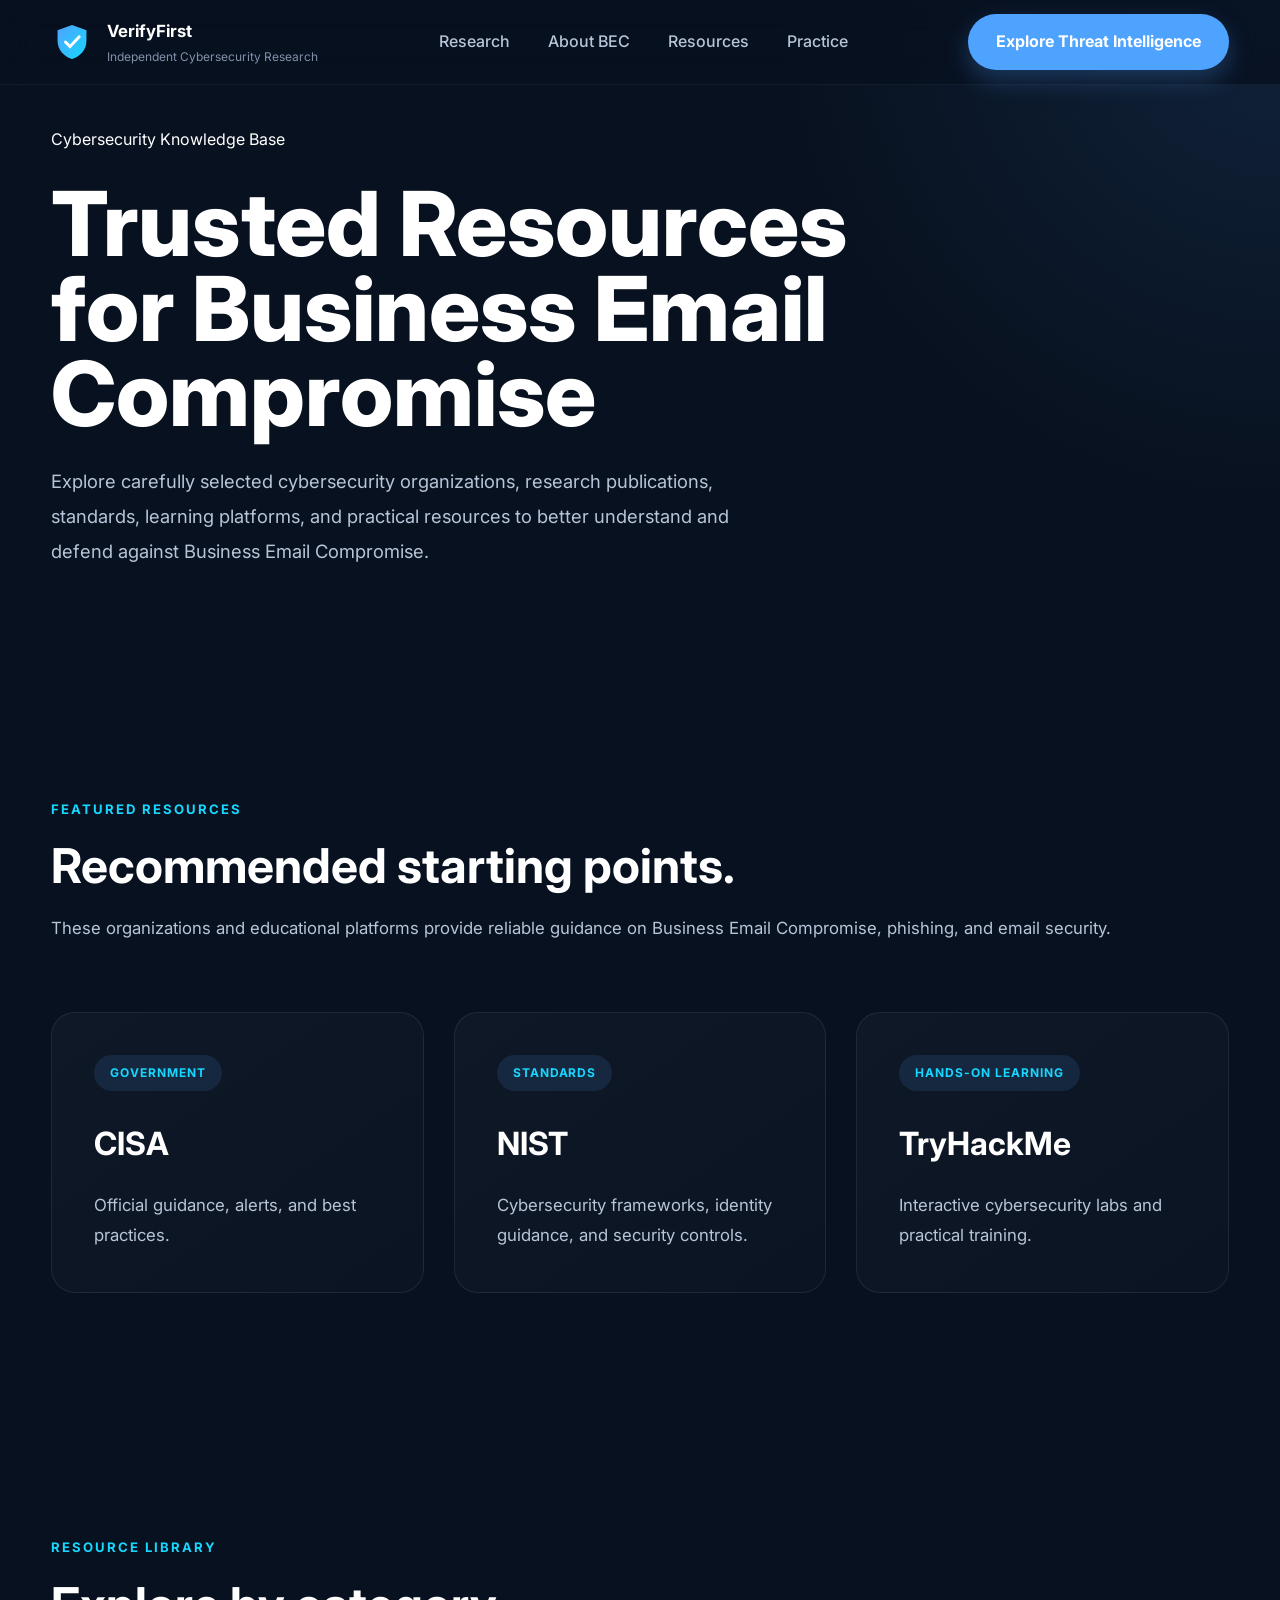
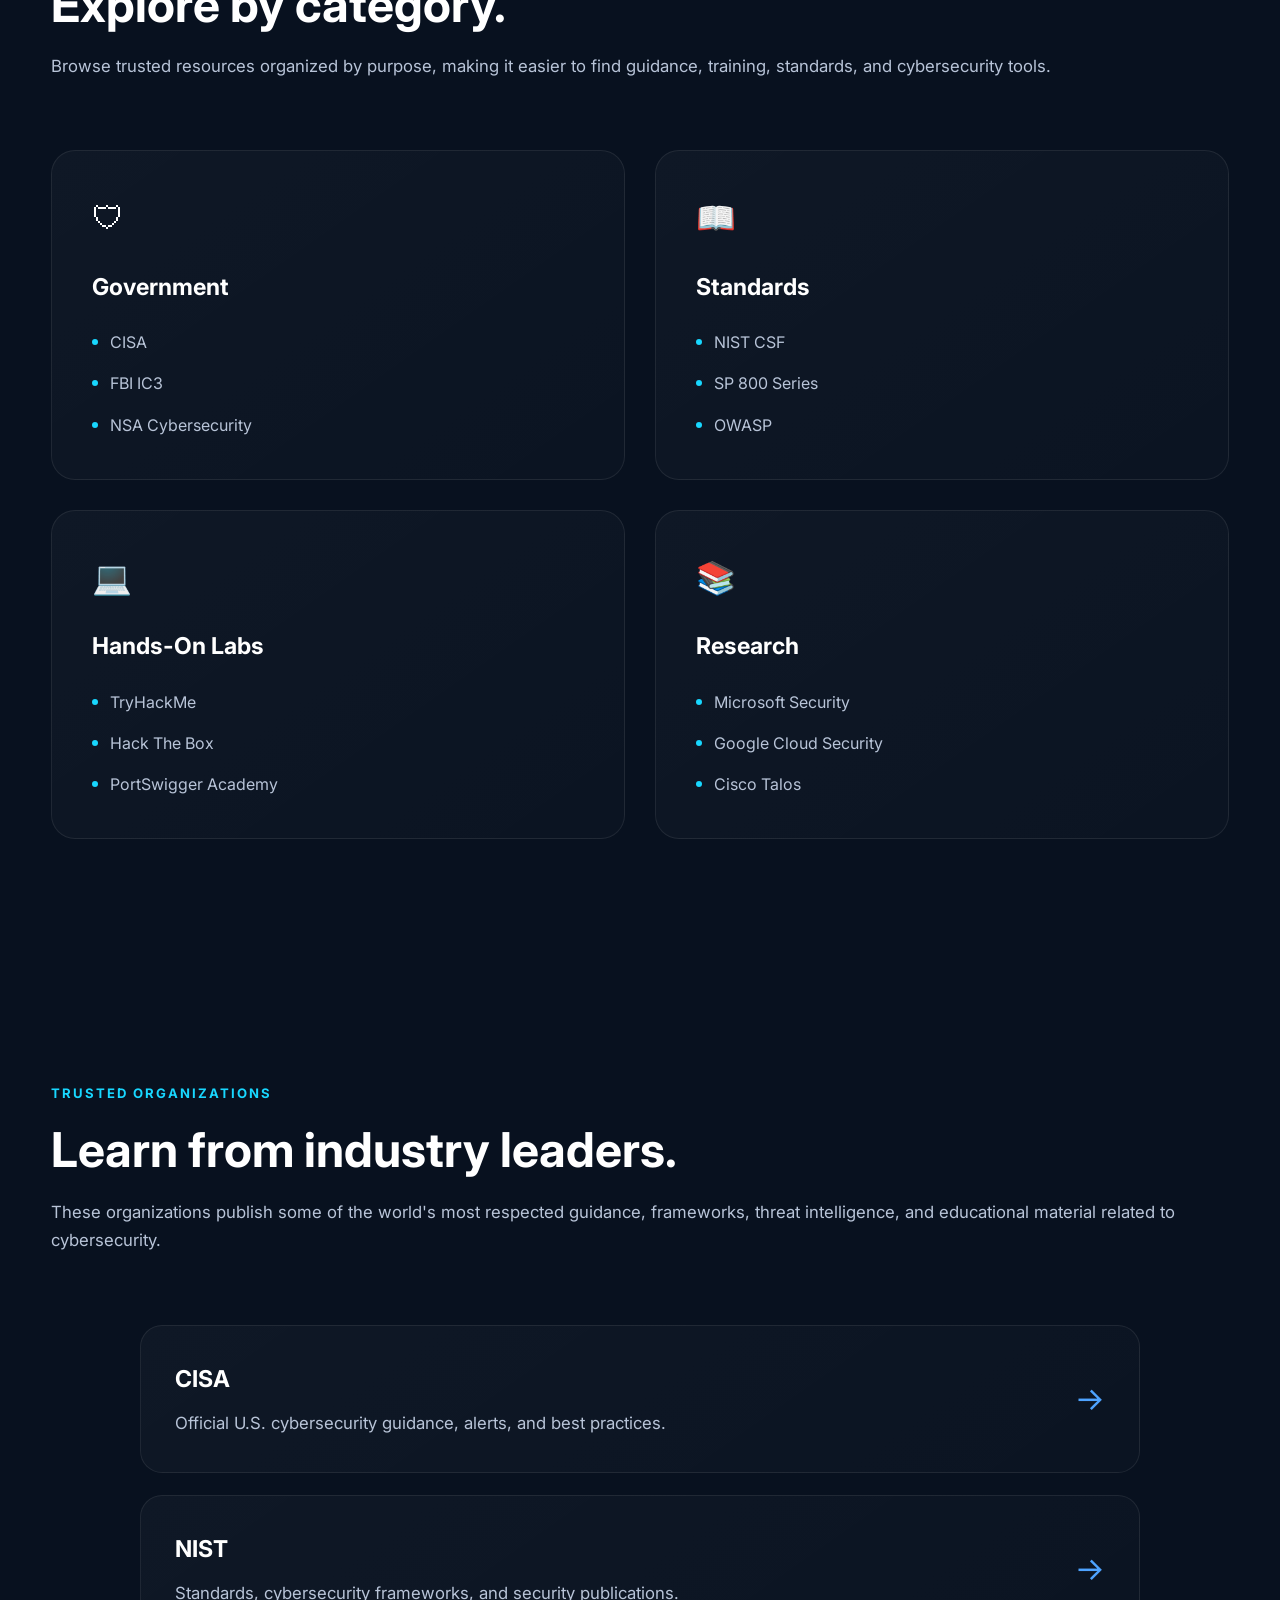
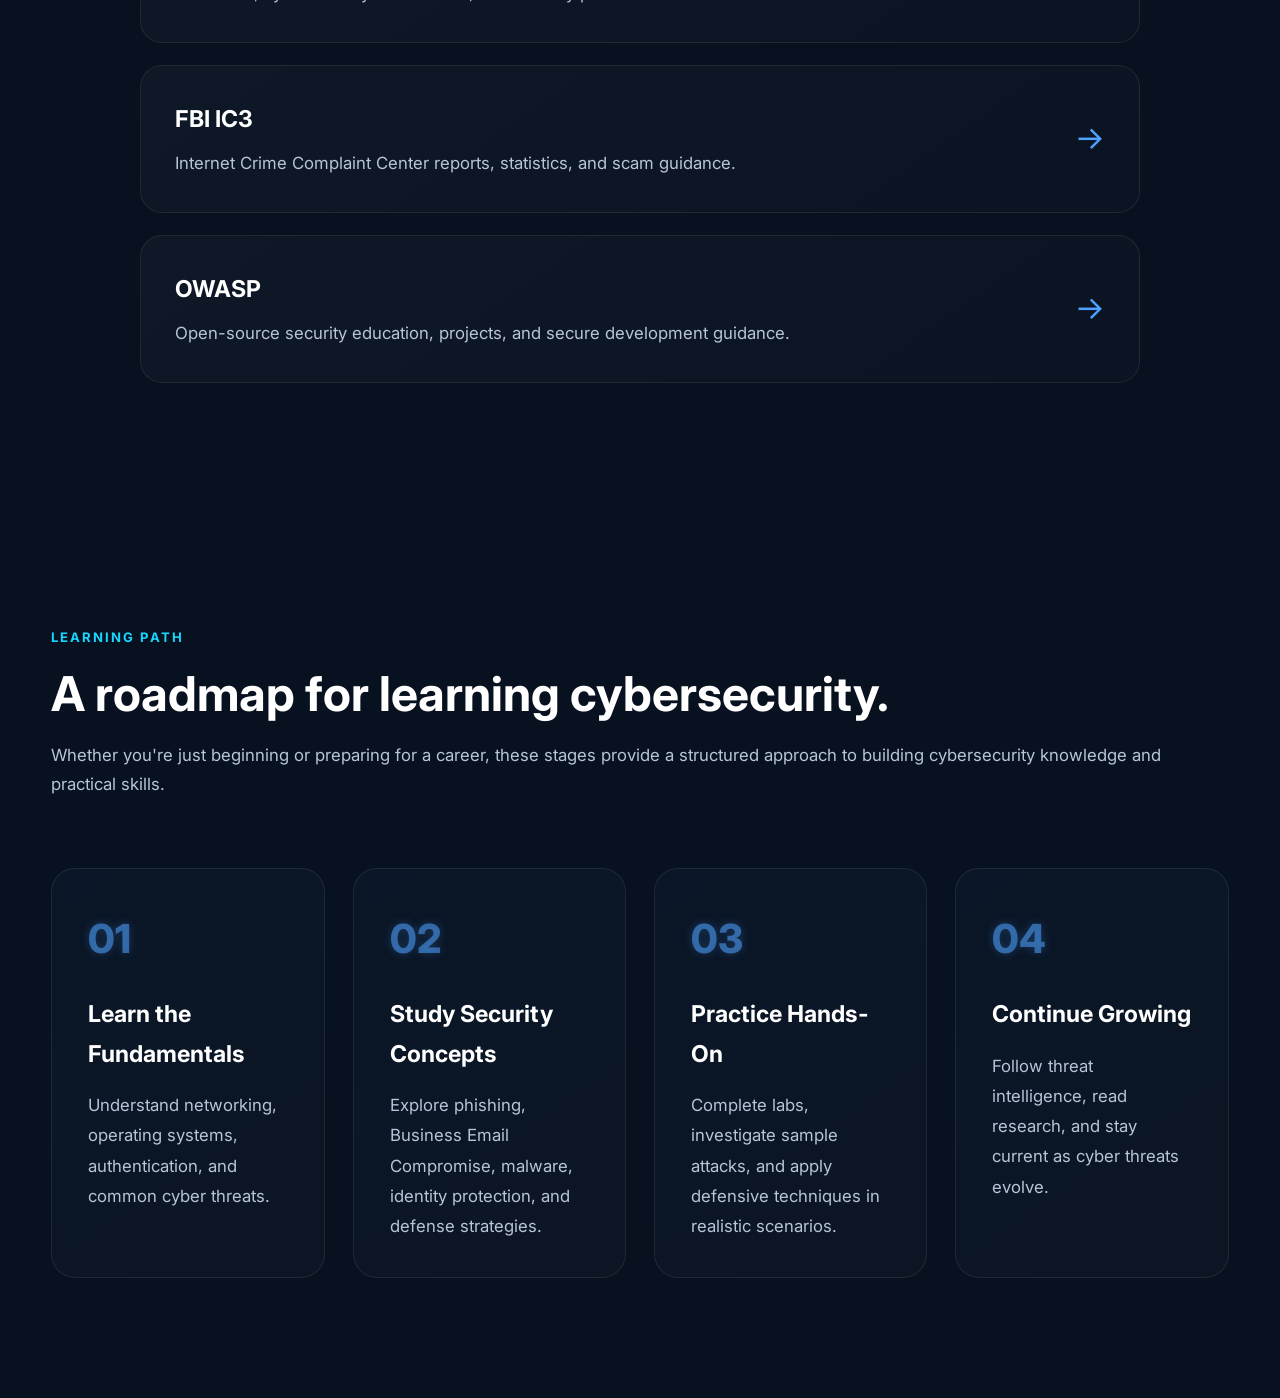
<file: resources.html>
<!DOCTYPE html>
<html lang="en">

<head>

    <meta charset="UTF-8">

    <meta name="viewport" content="width=device-width, initial-scale=1.0">

    <title>
        VerifyFirst | Independent Business Email Compromise Research
    </title>

    <meta name="description"
        content="VerifyFirst is an independent cybersecurity research initiative focused on Business Email Compromise (BEC), combining original research, educational resources, and practical awareness to help organizations recognize and prevent email-based attacks.">

    <meta name="keywords"
        content="Business Email Compromise, BEC, Cybersecurity Research, Email Security, Phishing, VerifyFirst">

    <meta name="author" content="VerifyFirst">

    <meta property="og:title" content="VerifyFirst">

    <meta property="og:description" content="Independent cybersecurity research focused on Business Email Compromise.">

    <meta property="og:type" content="website">

    <meta name="theme-color" content="#08111F">

    <link rel="preconnect" href="https://fonts.googleapis.com">

    <link rel="preconnect" href="https://fonts.gstatic.com" crossorigin>

    <link href="https://fonts.googleapis.com/css2?family=Inter:wght@300;400;500;600;700;800&display=swap"
        rel="stylesheet">

    <link rel="stylesheet" href="css/style.css">

    <link rel="stylesheet" href="css/resources.css">

</head>

<body>

    <header class="header">

        <div class="container nav">

            <a href="index.html" class="logo" aria-label="VerifyFirst Home">

                <svg class="logo-svg" width="42" height="42" viewBox="0 0 64 64" xmlns="http://www.w3.org/2000/svg">

                    <defs>

                        <linearGradient id="verifyGradient" x1="0%" y1="0%" x2="100%" y2="100%">

                            <stop offset="0%" stop-color="#4EA3FF" />

                            <stop offset="100%" stop-color="#18D7FF" />

                        </linearGradient>

                    </defs>

                    <path d="M32 6
                       L54 14
                       V30
                       C54 44
                       44 54
                       32 58
                       C20 54
                       10 44
                       10 30
                       V14
                       Z" fill="url(#verifyGradient)" />

                    <path d="M22 32
                       L29 39
                       L43 24" fill="none" stroke="white" stroke-width="4.5" stroke-linecap="round"
                        stroke-linejoin="round" />

                </svg>

                <div class="logo-content">

                    <span class="logo-title">

                        VerifyFirst

                    </span>

                    <span class="logo-subtitle">

                        Independent Cybersecurity Research

                    </span>

                </div>

            </a>
            <nav class="nav-links">

                <a href="research.html">
                    Research
                </a>

                <a href="about.html">
                    About BEC
                </a>

                <a href="resources.html">
                    Resources
                </a>

                <a href="practice.html">
                    Practice
                </a>

            </nav>

            <a href="threat-intelligence.html" class="btn btn-primary nav-cta">
                Explore Threat Intelligence
            </a>

            <button class="mobile-toggle" aria-label="Toggle Navigation">

                <span></span>
                <span></span>
                <span></span>

            </button>

        </div>

    </header>

    <section class="resources-hero">

        <div class="container">

            <div class="resources-hero-content">

                <span class="research-label">

                    Cybersecurity Knowledge Base

                </span>

                <h1>

                    Trusted Resources<br>
                    for Business Email<br>
                    Compromise

                </h1>

                <p>

                    Explore carefully selected cybersecurity organizations,
                    research publications, standards, learning platforms,
                    and practical resources to better understand and defend
                    against Business Email Compromise.

                </p>

            </div>

        </div>

    </section>

    <section class="featured-resources">

        <div class="container">

            <div class="section-heading center">

                <span class="section-label">

                    Featured Resources

                </span>

                <h2>

                    Recommended starting points.

                </h2>

                <p>

                    These organizations and educational platforms provide
                    reliable guidance on Business Email Compromise,
                    phishing, and email security.

                </p>

            </div>

            <div class="featured-grid">

                <a href="https://www.cisa.gov/" target="_blank" rel="noopener noreferrer" class="featured-card">

                    <span class="featured-type">

                        Government

                    </span>

                    <h3>

                        CISA

                    </h3>

                    <p>

                        Official guidance, alerts,
                        and best practices.

                    </p>

                </a>

                <a href="https://www.nist.gov/" target="_blank" rel="noopener noreferrer" class="featured-card">

                    <span class="featured-type">

                        Standards

                    </span>

                    <h3>

                        NIST

                    </h3>

                    <p>

                        Cybersecurity frameworks,
                        identity guidance,
                        and security controls.

                    </p>

                </a>

                <a href="https://tryhackme.com/" target="_blank" rel="noopener noreferrer" class="featured-card">

                    <span class="featured-type">

                        Hands-On Learning

                    </span>

                    <h3>

                        TryHackMe

                    </h3>

                    <p>

                        Interactive cybersecurity
                        labs and practical training.

                    </p>

                </a>

            </div>

        </div>

    </section>

    <section class="resource-library">

        <div class="container">

            <div class="section-heading center">

                <span class="section-label">

                    Resource Library

                </span>

                <h2>

                    Explore by category.

                </h2>

                <p>

                    Browse trusted resources organized by purpose,
                    making it easier to find guidance, training,
                    standards, and cybersecurity tools.

                </p>

            </div>

            <div class="library-grid">

                <article class="library-category">

                    <span class="library-icon">🛡</span>

                    <h3>Government</h3>

                    <ul>

                        <li>CISA</li>
                        <li>FBI IC3</li>
                        <li>NSA Cybersecurity</li>

                    </ul>

                </article>

                <article class="library-category">

                    <span class="library-icon">📖</span>

                    <h3>Standards</h3>

                    <ul>

                        <li>NIST CSF</li>
                        <li>SP 800 Series</li>
                        <li>OWASP</li>

                    </ul>

                </article>

                <article class="library-category">

                    <span class="library-icon">💻</span>

                    <h3>Hands-On Labs</h3>

                    <ul>

                        <li>TryHackMe</li>
                        <li>Hack The Box</li>
                        <li>PortSwigger Academy</li>

                    </ul>

                </article>

                <article class="library-category">

                    <span class="library-icon">📚</span>

                    <h3>Research</h3>

                    <ul>

                        <li>Microsoft Security</li>
                        <li>Google Cloud Security</li>
                        <li>Cisco Talos</li>

                    </ul>

                </article>

            </div>

        </div>

    </section>

    <section class="organizations">

        <div class="container">

            <div class="section-heading center">

                <span class="section-label">

                    Trusted Organizations

                </span>

                <h2>

                    Learn from industry leaders.

                </h2>

                <p>

                    These organizations publish some of the world's most
                    respected guidance, frameworks, threat intelligence,
                    and educational material related to cybersecurity.

                </p>

            </div>

            <div class="organization-list">

                <a href="https://www.cisa.gov/" target="_blank" class="organization-item">

                    <div>

                        <h3>CISA</h3>

                        <p>
                            Official U.S. cybersecurity guidance, alerts,
                            and best practices.
                        </p>

                    </div>

                    <span class="organization-arrow">→</span>

                </a>

                <a href="https://www.nist.gov/" target="_blank" class="organization-item">

                    <div>

                        <h3>NIST</h3>

                        <p>
                            Standards, cybersecurity frameworks,
                            and security publications.
                        </p>

                    </div>

                    <span class="organization-arrow">→</span>

                </a>

                <a href="https://www.ic3.gov/" target="_blank" class="organization-item">

                    <div>

                        <h3>FBI IC3</h3>

                        <p>
                            Internet Crime Complaint Center reports,
                            statistics, and scam guidance.
                        </p>

                    </div>

                    <span class="organization-arrow">→</span>

                </a>

                <a href="https://owasp.org/" target="_blank" class="organization-item">

                    <div>

                        <h3>OWASP</h3>

                        <p>
                            Open-source security education,
                            projects, and secure development guidance.
                        </p>

                    </div>

                    <span class="organization-arrow">→</span>

                </a>

            </div>

        </div>

    </section>

    <section class="learning-path">

        <div class="container">

            <div class="section-heading center">

                <span class="section-label">

                    Learning Path

                </span>

                <h2>

                    A roadmap for learning
                    cybersecurity.

                </h2>

                <p>

                    Whether you're just beginning or preparing for a career,
                    these stages provide a structured approach to building
                    cybersecurity knowledge and practical skills.

                </p>

            </div>

            <div class="path-grid">

                <div class="path-stage">

                    <span class="stage-number">

                        01

                    </span>

                    <h3>

                        Learn the Fundamentals

                    </h3>

                    <p>

                        Understand networking, operating systems,
                        authentication, and common cyber threats.

                    </p>

                </div>

                <div class="path-stage">

                    <span class="stage-number">

                        02

                    </span>

                    <h3>

                        Study Security Concepts

                    </h3>

                    <p>

                        Explore phishing, Business Email Compromise,
                        malware, identity protection, and defense
                        strategies.

                    </p>

                </div>

                <div class="path-stage">

                    <span class="stage-number">

                        03

                    </span>

                    <h3>

                        Practice Hands-On

                    </h3>

                    <p>

                        Complete labs, investigate sample attacks,
                        and apply defensive techniques in realistic
                        scenarios.

                    </p>

                </div>

                <div class="path-stage">

                    <span class="stage-number">

                        04

                    </span>

                    <h3>

                        Continue Growing

                    </h3>

                    <p>

                        Follow threat intelligence, read research,
                        and stay current as cyber threats evolve.

                    </p>

                </div>

            </div>

        </div>

    </section>

    <script src="js/main.js"></script>

</body>

</html>
</file>
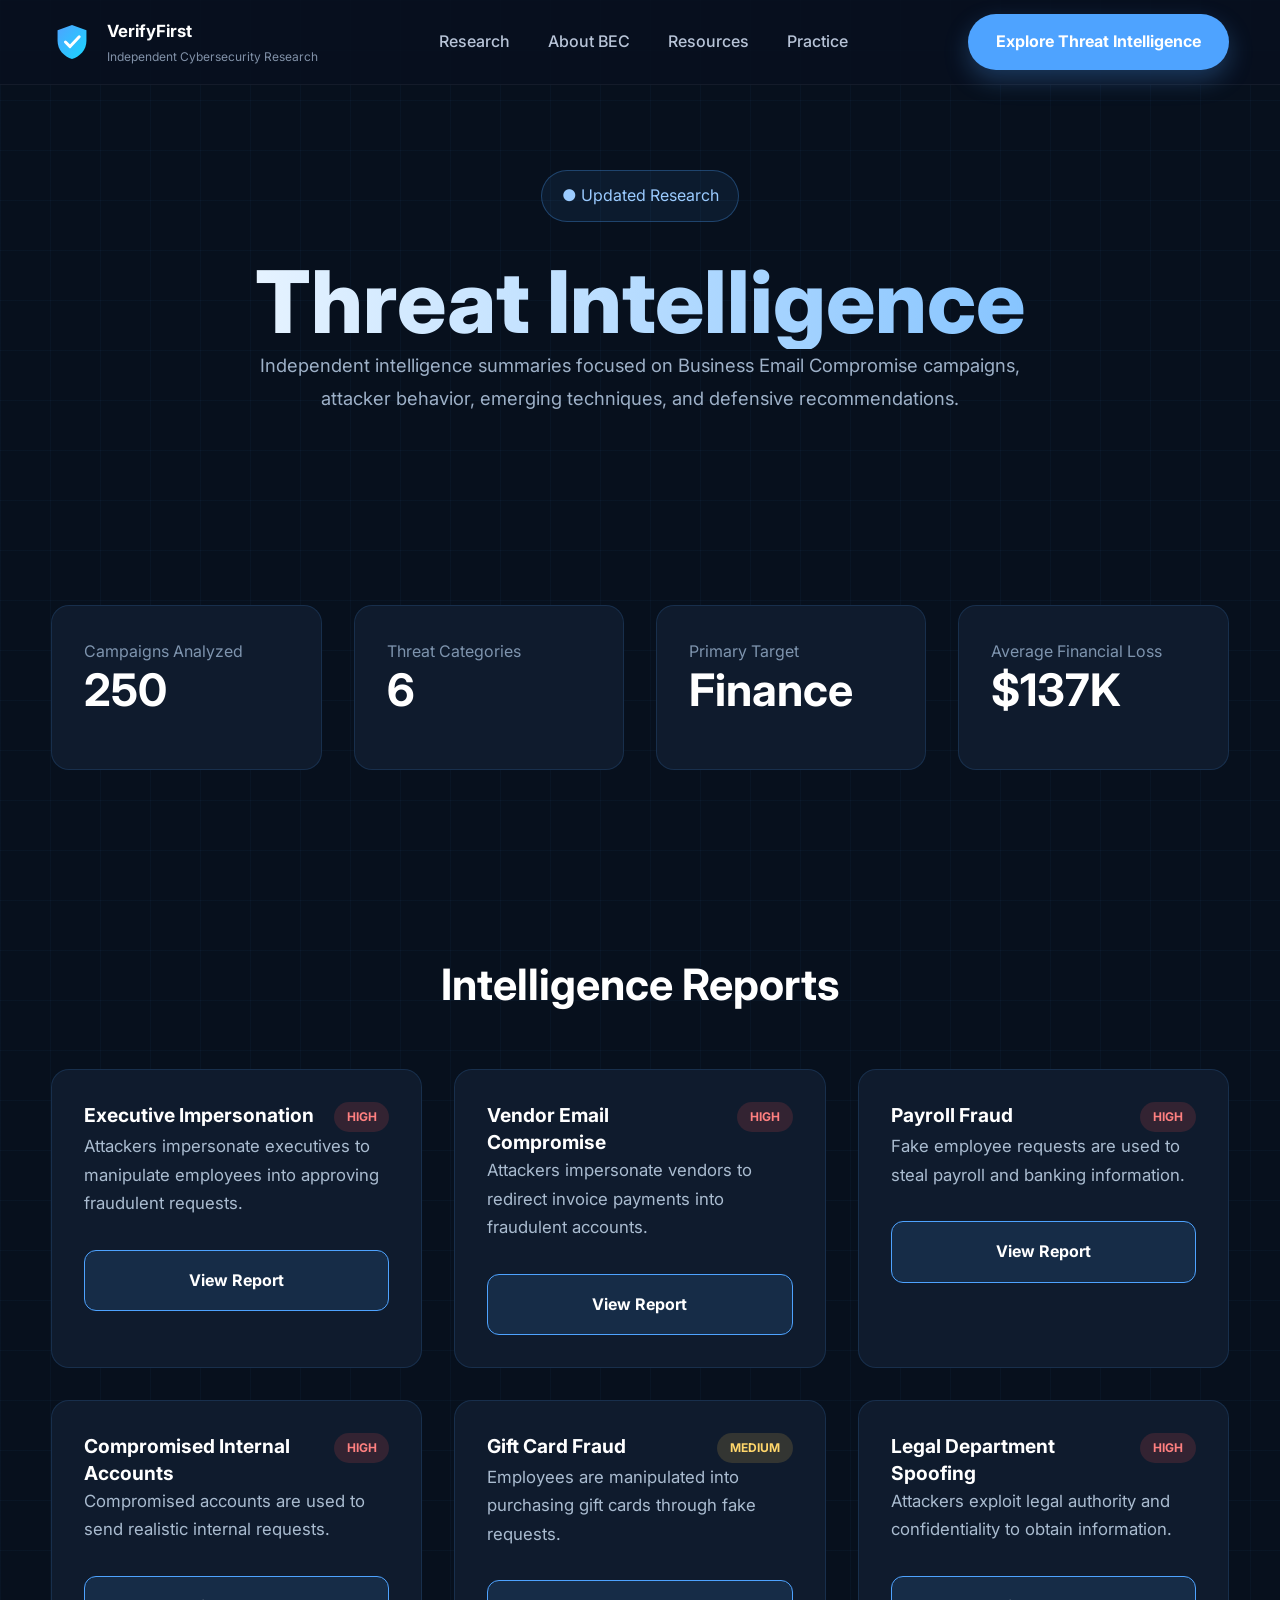
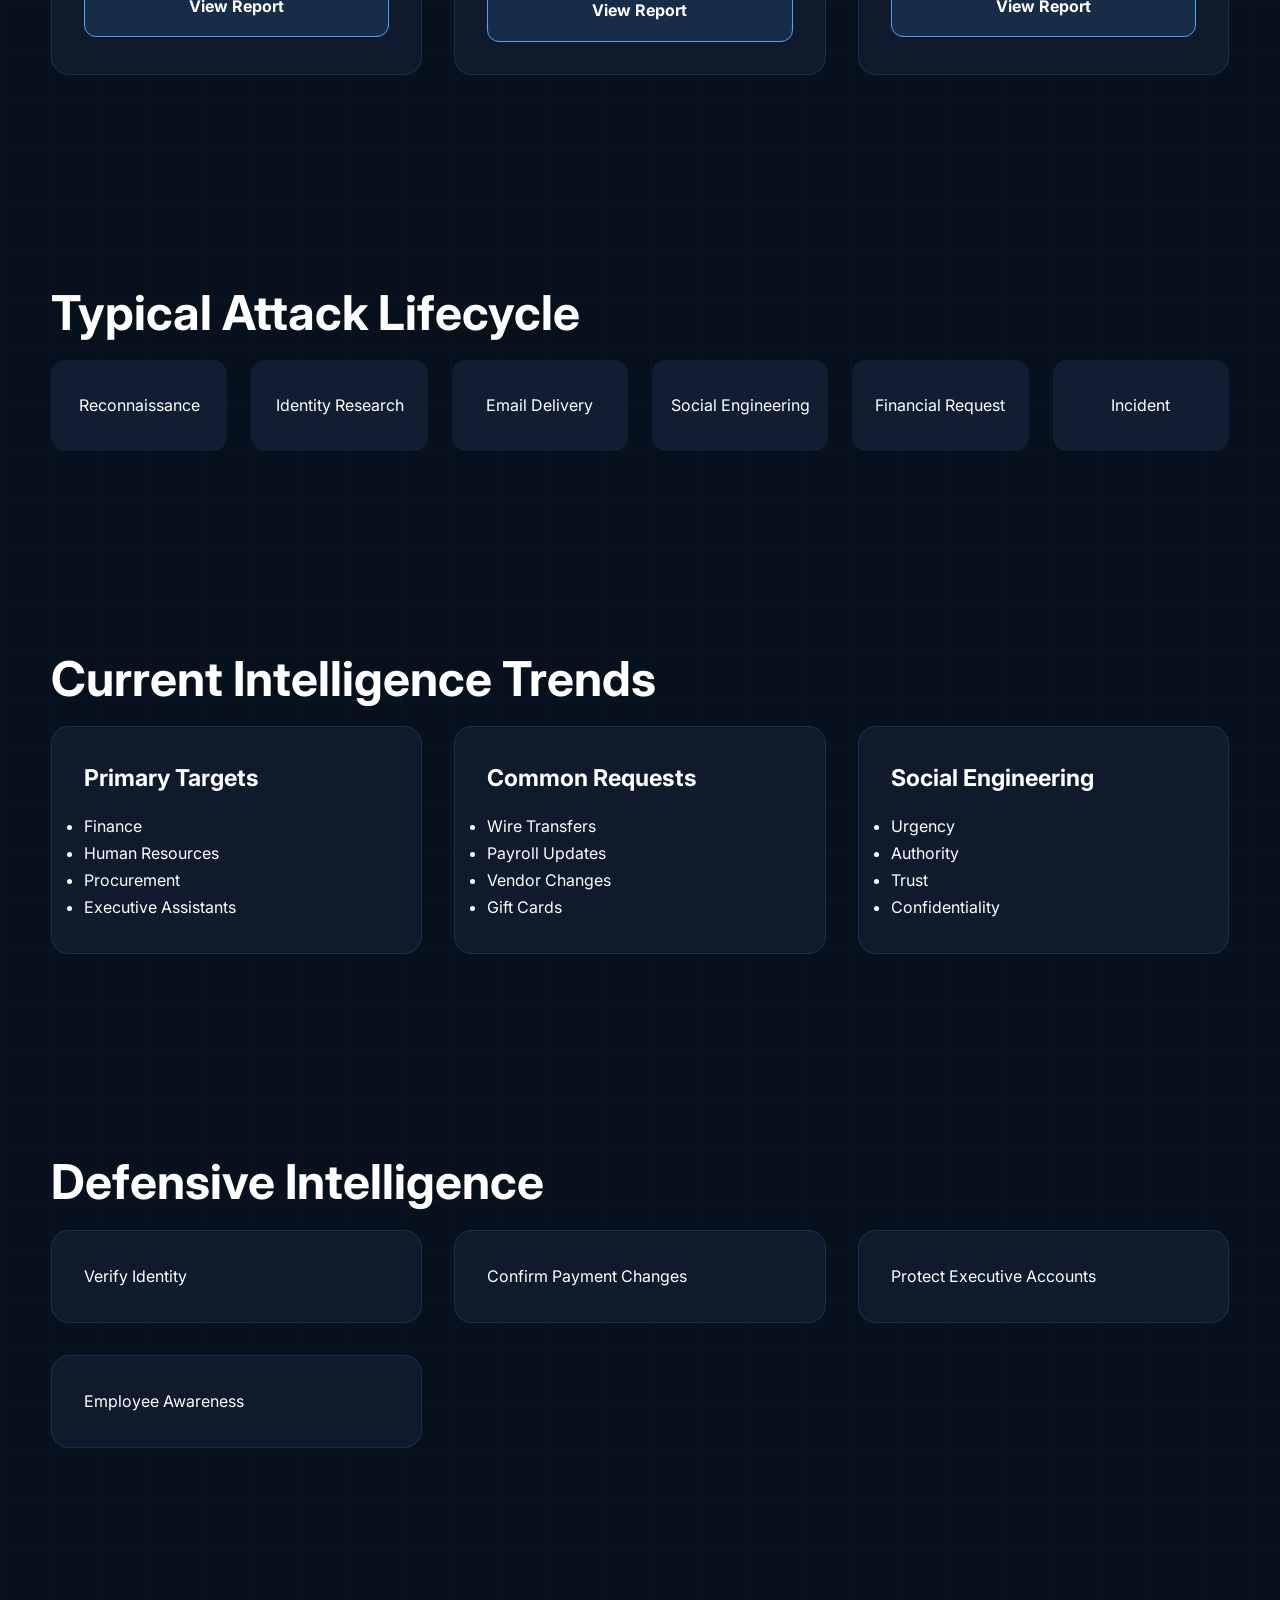
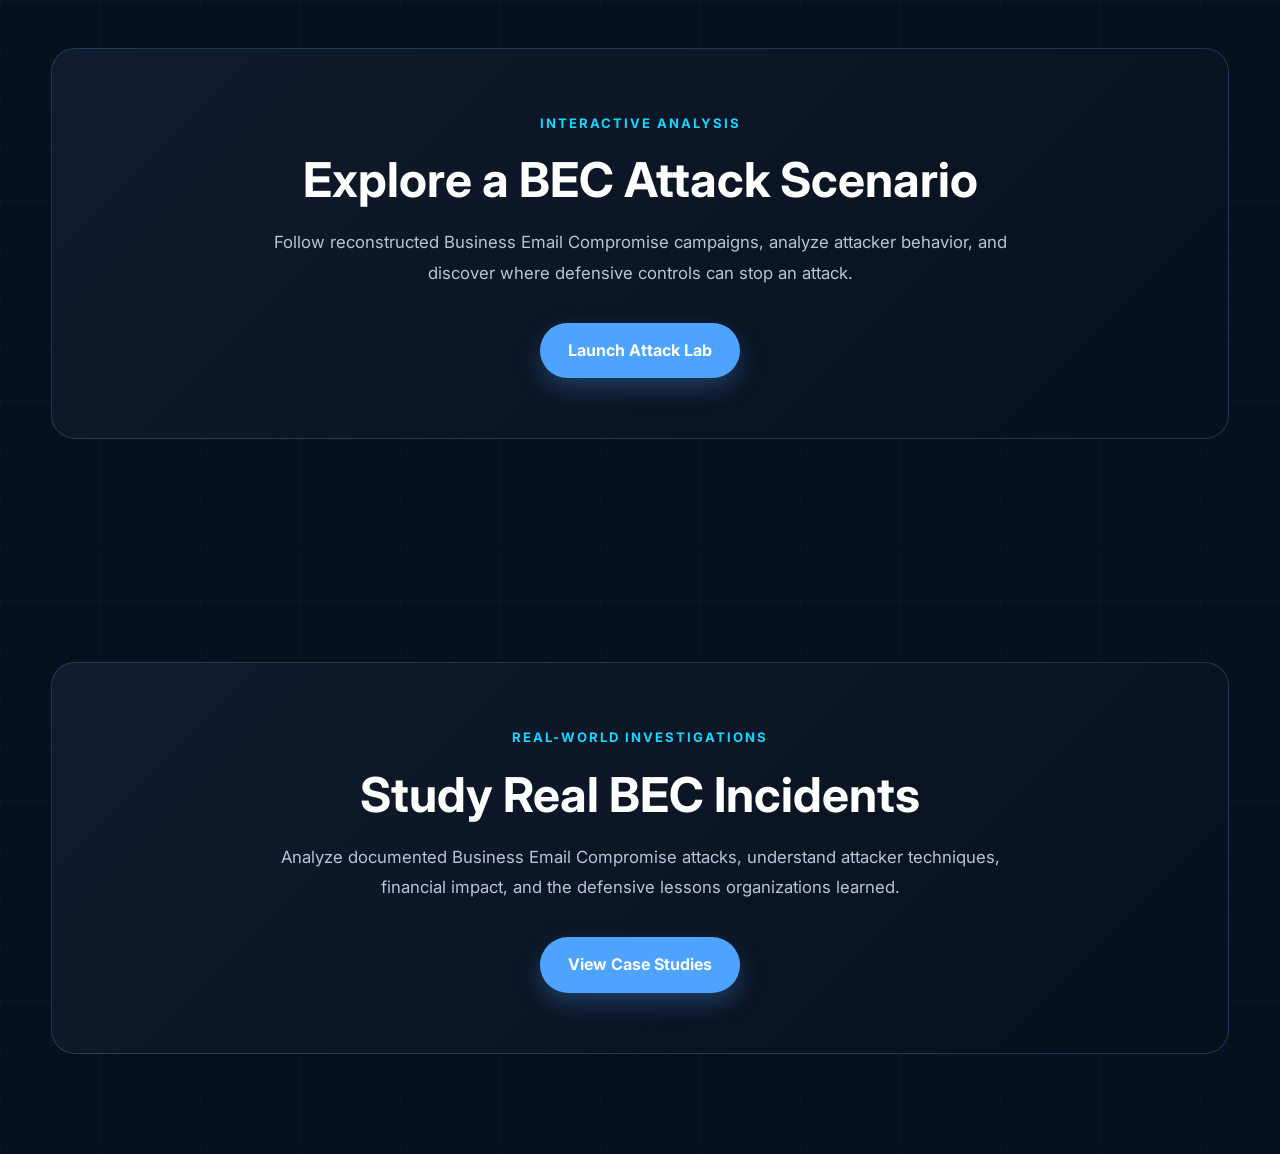
<file: threat-intelligence.html>
<!DOCTYPE html>
<html lang="en">

<head>

    <meta charset="UTF-8">
    <meta name="viewport" content="width=device-width, initial-scale=1.0">

    <title>VerifyFirst | Threat Intelligence</title>

    <meta name="description"
        content="Independent Business Email Compromise threat intelligence including attacker techniques, current trends, and defensive recommendations.">

    <link rel="preconnect" href="https://fonts.googleapis.com">

    <link rel="preconnect" href="https://fonts.gstatic.com" crossorigin>

    <link href="https://fonts.googleapis.com/css2?family=Inter:wght@300;400;500;600;700;800&display=swap"
        rel="stylesheet">

    <link rel="stylesheet" href="css/style.css">
    <link rel="stylesheet" href="css/threat-intelligence.css">

</head>

<body class="threat-page">

    <header class="header">

        <div class="container nav">

            <a href="index.html" class="logo" aria-label="VerifyFirst Home">

                <svg class="logo-svg" width="42" height="42" viewBox="0 0 64 64" xmlns="http://www.w3.org/2000/svg">

                    <defs>

                        <linearGradient id="verifyGradient" x1="0%" y1="0%" x2="100%" y2="100%">

                            <stop offset="0%" stop-color="#4EA3FF" />

                            <stop offset="100%" stop-color="#18D7FF" />

                        </linearGradient>

                    </defs>

                    <path d="M32 6
            L54 14
            V30
            C54 44 44 54 32 58
            C20 54 10 44 10 30
            V14
            Z" fill="url(#verifyGradient)" />

                    <path d="M22 32
            L29 39
            L43 24" fill="none" stroke="white" stroke-width="4.5" stroke-linecap="round" stroke-linejoin="round" />

                </svg>


                <div class="logo-content">

                    <span class="logo-title">

                        VerifyFirst

                    </span>

                    <span class="logo-subtitle">

                        Independent Cybersecurity Research

                    </span>

                </div>

            </a>

            <nav class="nav-links">

                <a href="research.html">Research</a>

                <a href="about.html">About BEC</a>

                <a href="resources.html">Resources</a>

                <a href="practice.html">Practice</a>

            </nav>

            <a href="threat-intelligence.html" class="btn btn-primary nav-cta">

                Explore Threat Intelligence

            </a>


            <button class="mobile-toggle" aria-label="Toggle Navigation">

                <span></span>
                <span></span>
                <span></span>

            </button>


        </div>

        </div>

    </header>





    <section class="intelligence-hero">

        <div class="container">

            <span class="hero-tag">

                ● Updated Research

            </span>

            <h1>

                Threat Intelligence

            </h1>

            <p>

                Independent intelligence summaries focused on Business Email Compromise campaigns, attacker behavior,
                emerging techniques, and defensive recommendations.

            </p>

        </div>

    </section>





    <section class="overview">

        <div class="container">

            <div class="overview-grid">

                <div class="overview-card">

                    <span>Campaigns Analyzed</span>

                    <h2 class="counter" data-target="250">0</h2>

                </div>

                <div class="overview-card">

                    <span>Threat Categories</span>

                    <h2 class="counter" data-target="6">0</h2>

                </div>

                <div class="overview-card">

                    <span>Primary Target</span>

                    <h2>Finance</h2>

                </div>

                <div class="overview-card">

                    <span>Average Financial Loss</span>

                    <h2>$137K</h2>

                </div>

            </div>

        </div>

    </section>





    <section class="campaigns">

        <div class="container">

            <h2>
                Intelligence Reports
            </h2>


            <div class="campaign-grid">


                <div class="campaign-card" data-report="Executive Impersonation">

                    <div class="campaign-header">

                        <h3>
                            Executive Impersonation
                        </h3>

                        <span class="severity high">
                            HIGH
                        </span>

                    </div>


                    <p>
                        Attackers impersonate executives to manipulate employees into approving fraudulent requests.
                    </p>


                    <button class="report-button">
                        View Report
                    </button>

                </div>



                <div class="campaign-card" data-report="Vendor Email Compromise">

                    <div class="campaign-header">

                        <h3>
                            Vendor Email Compromise
                        </h3>

                        <span class="severity high">
                            HIGH
                        </span>

                    </div>


                    <p>
                        Attackers impersonate vendors to redirect invoice payments into fraudulent accounts.
                    </p>


                    <button class="report-button">
                        View Report
                    </button>

                </div>



                <div class="campaign-card" data-report="Payroll Fraud">

                    <div class="campaign-header">

                        <h3>
                            Payroll Fraud
                        </h3>

                        <span class="severity high">
                            HIGH
                        </span>

                    </div>


                    <p>
                        Fake employee requests are used to steal payroll and banking information.
                    </p>


                    <button class="report-button">
                        View Report
                    </button>

                </div>



                <div class="campaign-card" data-report="Compromised Internal Accounts">

                    <div class="campaign-header">

                        <h3>
                            Compromised Internal Accounts
                        </h3>

                        <span class="severity high">
                            HIGH
                        </span>

                    </div>


                    <p>
                        Compromised accounts are used to send realistic internal requests.
                    </p>


                    <button class="report-button">
                        View Report
                    </button>

                </div>



                <div class="campaign-card" data-report="Gift Card Fraud">

                    <div class="campaign-header">

                        <h3>
                            Gift Card Fraud
                        </h3>

                        <span class="severity medium">
                            MEDIUM
                        </span>

                    </div>


                    <p>
                        Employees are manipulated into purchasing gift cards through fake requests.
                    </p>


                    <button class="report-button">
                        View Report
                    </button>

                </div>



                <div class="campaign-card" data-report="Legal Department Spoofing">

                    <div class="campaign-header">

                        <h3>
                            Legal Department Spoofing
                        </h3>

                        <span class="severity high">
                            HIGH
                        </span>

                    </div>


                    <p>
                        Attackers exploit legal authority and confidentiality to obtain information.
                    </p>


                    <button class="report-button">
                        View Report
                    </button>

                </div>


            </div>

        </div>

    </section>





    <section class="attack-lifecycle">

        <div class="container">

            <h2>

                Typical Attack Lifecycle

            </h2>

            <div class="lifecycle">

                <div class="stage">Reconnaissance</div>

                <div class="stage">Identity Research</div>

                <div class="stage">Email Delivery</div>

                <div class="stage">Social Engineering</div>

                <div class="stage">Financial Request</div>

                <div class="stage">Incident</div>

            </div>

        </div>

    </section>





    <section class="trends">

        <div class="container">

            <h2>

                Current Intelligence Trends

            </h2>

            <div class="trend-grid">

                <div class="trend-card">

                    <h3>

                        Primary Targets

                    </h3>

                    <ul>

                        <li>Finance</li>

                        <li>Human Resources</li>

                        <li>Procurement</li>

                        <li>Executive Assistants</li>

                    </ul>

                </div>

                <div class="trend-card">

                    <h3>

                        Common Requests

                    </h3>

                    <ul>

                        <li>Wire Transfers</li>

                        <li>Payroll Updates</li>

                        <li>Vendor Changes</li>

                        <li>Gift Cards</li>

                    </ul>

                </div>

                <div class="trend-card">

                    <h3>

                        Social Engineering

                    </h3>

                    <ul>

                        <li>Urgency</li>

                        <li>Authority</li>

                        <li>Trust</li>

                        <li>Confidentiality</li>

                    </ul>

                </div>

            </div>

        </div>

    </section>





    <section class="recommendations">

        <div class="container">

            <h2>

                Defensive Intelligence

            </h2>

            <div class="recommendation-grid">

                <div class="recommendation-card">

                    Verify Identity

                </div>

                <div class="recommendation-card">

                    Confirm Payment Changes

                </div>

                <div class="recommendation-card">

                    Protect Executive Accounts

                </div>

                <div class="recommendation-card">

                    Employee Awareness

                </div>

            </div>

        </div>

    </section>

    <section class="attack-lab-promo">

        <div class="container">

            <div class="attack-lab-box">

                <span class="section-label">
                    INTERACTIVE ANALYSIS
                </span>


                <h2>
                    Explore a BEC Attack Scenario
                </h2>


                <p>
                    Follow reconstructed Business Email Compromise campaigns,
                    analyze attacker behavior, and discover where defensive
                    controls can stop an attack.
                </p>


                <a href="bec-attack-lab.html" class="btn btn-primary">

                    Launch Attack Lab

                </a>


            </div>

        </div>

    </section>

    <section class="case-study-promo">

        <div class="container">

            <div class="attack-lab-box">

                <span class="section-label">
                    REAL-WORLD INVESTIGATIONS
                </span>


                <h2>
                    Study Real BEC Incidents
                </h2>


                <p>
                    Analyze documented Business Email Compromise attacks,
                    understand attacker techniques, financial impact,
                    and the defensive lessons organizations learned.
                </p>


                <a href="case-studies.html" class="btn btn-primary">

                    View Case Studies

                </a>


            </div>

        </div>

    </section>



    <div class="report-modal">


        <div class="report-window">


            <button class="close-report">
                ×
            </button>


            <span class="report-label">
                THREAT INTELLIGENCE REPORT
            </span>


            <h2 id="report-title">

            </h2>


            <div class="report-stats">


                <div>
                    <span>Category</span>
                    <strong id="report-category"></strong>
                </div>


                <div>
                    <span>Targets</span>
                    <strong id="report-targets"></strong>
                </div>


                <div>
                    <span>Technique</span>
                    <strong id="report-technique"></strong>
                </div>


            </div>



            <section>

                <h3>
                    Threat Summary
                </h3>

                <p id="report-description"></p>

            </section>



            <section>

                <h3>
                    Indicators Observed
                </h3>


                <ul id="report-indicators"></ul>


            </section>


            <section>

                <h3>
                    Defensive Actions
                </h3>


                <ul>

                    <li>Verify identity before approving requests</li>

                    <li>Confirm payment changes through trusted channels</li>

                    <li>Report suspicious communication</li>

                </ul>


            </section>


        </div>


    </div>

    <script src="js/main.js"></script>
    <script src="js/threat-intelligence.js"></script>
</body>

</html>
</file>
<file: css/style.css>
/* ==========================================================
   VerifyFirst Design System
   Author: VerifyFirst
   ========================================================== */

/* ===========================
   CSS Variables
=========================== */

:root {

    /* Colors */

    --bg: #08111F;
    --surface: #101B2D;
    --card: #162238;

    --primary: #4EA3FF;
    --primary-light: #72B6FF;

    --secondary: #18D7FF;

    --text: #FFFFFF;
    --text-secondary: #B8C4D8;
    --text-muted: #8191A8;

    --border: rgba(255, 255, 255, .08);

    --success: #4ADE80;
    --warning: #FACC15;
    --danger: #F87171;

    /* Typography */

    --font:
        Inter,
        "Segoe UI",
        Roboto,
        Helvetica,
        Arial,
        sans-serif;

    /* Radius */

    --radius-sm: 10px;
    --radius: 16px;
    --radius-lg: 24px;

    /* Shadows */

    --shadow-sm:
        0 2px 8px rgba(0, 0, 0, .25);

    --shadow:
        0 12px 32px rgba(0, 0, 0, .35);

    --shadow-lg:
        0 20px 60px rgba(0, 0, 0, .45);

    /* Layout */

    --container: 1240px;

    /* Timing */

    --transition:
        .28s cubic-bezier(.2, .8, .2, 1);
}

/* ===========================
   Reset
=========================== */

*,
*::before,
*::after {
    margin: 0;
    padding: 0;
    box-sizing: border-box;
}

html {
    scroll-behavior: smooth;
}

body {

    background: var(--bg);

    color: var(--text);

    font-family: var(--font);

    line-height: 1.7;

    overflow-x: hidden;

    -webkit-font-smoothing: antialiased;
}

img {
    max-width: 100%;
    display: block;
}

a {
    color: inherit;
    text-decoration: none;
}

button,
input,
textarea {
    font: inherit;
}

/* ===========================
   Selection
=========================== */

::selection {
    background: var(--primary);
    color: white;
}

/* ===========================
   Scrollbar
=========================== */

::-webkit-scrollbar {
    width: 10px;
}

::-webkit-scrollbar-track {
    background: var(--bg);
}

::-webkit-scrollbar-thumb {

    background: #27466A;

    border-radius: 999px;
}

::-webkit-scrollbar-thumb:hover {

    background: var(--primary);
}

/* ===========================
   Layout
=========================== */

.container {

    width: min(92%, var(--container));

    margin: auto;
}

section {

    padding: 100px 0;
}

/* ===========================
   Typography
=========================== */

.display {

    font-size: clamp(3rem, 7vw, 5rem);

    font-weight: 800;

    line-height: 1.05;

    letter-spacing: -2px;
}

h1 {

    font-size: clamp(2.5rem, 5vw, 4rem);

    line-height: 1.1;

    font-weight: 800;
}

h2 {

    font-size: clamp(2rem, 4vw, 3rem);

    line-height: 1.15;

    margin-bottom: 20px;
}

h3 {

    font-size: 1.45rem;

    margin-bottom: 14px;
}

p {

    color: var(--text-secondary);

    font-size: 1.05rem;
}

/* ===========================
   Section Labels
=========================== */

.section-label {

    display: inline-block;

    color: var(--secondary);

    font-weight: 700;

    letter-spacing: 2px;

    text-transform: uppercase;

    margin-bottom: 18px;

    font-size: .82rem;
}

/* ===========================
   Buttons
=========================== */

.btn {

    display: inline-flex;

    align-items: center;

    justify-content: center;

    gap: 10px;

    padding: 14px 28px;

    border-radius: 999px;

    font-weight: 700;

    transition: var(--transition);

    cursor: pointer;

    border: none;
}

.btn-primary {

    background: var(--primary);

    color: white;

    box-shadow: 0 10px 25px rgba(78, 163, 255, .28);
}

.btn-primary:hover {

    transform: translateY(-3px);

    background: var(--primary-light);
}

.btn-secondary {

    background: transparent;

    border: 1px solid var(--border);

    color: white;
}

.btn-secondary:hover {

    background: rgba(255, 255, 255, .04);

    border-color: var(--primary);
}

/* ===========================
   Cards
=========================== */

.card {

    position: relative;

    background: linear-gradient(180deg,
            rgba(255, 255, 255, .025),
            rgba(255, 255, 255, .01));

    background-color: var(--card);

    border: 1px solid var(--border);

    border-radius: var(--radius);

    padding: 34px;

    transition: var(--transition);

    overflow: hidden;

    box-shadow: var(--shadow-sm);
}

.card::before {

    content: "";

    position: absolute;

    top: 0;
    left: 0;

    width: 100%;
    height: 3px;

    background: linear-gradient(90deg,
            var(--primary),
            var(--secondary));

    transform: scaleX(0);

    transform-origin: left;

    transition: var(--transition);
}

.card:hover {

    transform: translateY(-8px);

    box-shadow: var(--shadow);

    border-color: rgba(78, 163, 255, .25);
}

.card:hover::before {

    transform: scaleX(1);
}

/* ===========================
   Grid
=========================== */

.grid {

    display: grid;

    gap: 28px;
}

.grid-2 {

    grid-template-columns: repeat(2, 1fr);
}

.grid-3 {

    grid-template-columns: repeat(3, 1fr);
}

/* ===========================
   Utilities
=========================== */

.text-center {
    text-align: center;
}

.mt-1 {
    margin-top: 12px;
}

.mt-2 {
    margin-top: 24px;
}

.mt-3 {
    margin-top: 48px;
}

.mb-1 {
    margin-bottom: 16px;
}

.mb-2 {
    margin-bottom: 32px;
}

.mb-3 {
    margin-bottom: 64px;
}

/* ===========================
   Responsive
=========================== */

@media (max-width:950px) {

    .grid-2,
    .grid-3 {

        grid-template-columns: 1fr;
    }

    section {

        padding: 80px 0;
    }

}

@media (max-width:640px) {

    .card {

        padding: 26px;
    }

    .btn {

        width: 100%;
    }

}

/* ==========================================================
   Header
========================================================== */

.header {

    position: fixed;

    top: 0;

    left: 0;

    width: 100%;

    z-index: 1000;

    background: rgba(8, 17, 31, .82);

    backdrop-filter: blur(16px);

    border-bottom: 1px solid rgba(255, 255, 255, .05);

    transition: .35s ease;

}

.header.scrolled {

    backdrop-filter: blur(18px);

    background: rgba(8, 17, 31, .82);

    border-bottom: 1px solid rgba(255, 255, 255, .05);

}

.nav {

    height: 84px;

    display: flex;

    align-items: center;

    justify-content: space-between;

}

/* ---------------- Logo ---------------- */

.logo {

    display: flex;

    align-items: center;

    gap: 14px;

}

.logo-icon {

    width: 44px;

    height: 44px;

    border-radius: 12px;

    display: grid;

    place-items: center;

    background: linear-gradient(135deg,
            var(--primary),
            var(--secondary));

    font-weight: 800;

    color: white;

    box-shadow: 0 8px 25px rgba(78, 163, 255, .35);

}

.logo-title {

    display: block;

    font-weight: 700;

    font-size: 1.05rem;

}

.logo-subtitle {

    display: block;

    color: var(--text-muted);

    font-size: .75rem;

    margin-top: 2px;

}

/* ---------------- Navigation ---------------- */

.nav-links {

    display: flex;

    gap: 38px;

}

.nav-links a {

    position: relative;

    color: var(--text-secondary);

    transition: var(--transition);

    font-weight: 500;

}

.nav-links a:hover {

    color: white;

}

.nav-links a::after {

    content: "";

    position: absolute;

    bottom: -8px;

    left: 0;

    width: 100%;

    height: 2px;

    background: linear-gradient(90deg,
            var(--primary),
            var(--secondary));

    transform: scaleX(0);

    transform-origin: left;

    transition: .25s;

}

.nav-links a:hover::after,
.nav-links .active::after {

    transform: scaleX(1);

}

.nav-links .active {

    color: white;

}

/* ---------------- CTA ---------------- */

.nav-button {

    padding: 12px 22px;

}

/* ---------------- Mobile Button ---------------- */

.mobile-toggle {

    display: none;

    background: none;

    border: none;

    cursor: pointer;

}

.mobile-toggle span {

    display: block;

    width: 26px;
    height: 2px;

    background: white;

    margin: 6px 0;

    transition: .3s;

}

/* ==========================================================
   Responsive Navigation
========================================================== */

@media(max-width:1000px) {

    .nav-links {

        position: fixed;

        top: 84px;

        left: 0;

        width: 100%;

        background: var(--surface);

        flex-direction: column;

        align-items: center;

        gap: 28px;

        padding: 40px;

        border-top: 1px solid rgba(255, 255, 255, .05);

        transform: translateY(-120%);

        transition: .35s;

    }

    .nav-links.show {

        transform: translateY(0);

    }

    .mobile-toggle {

        display: block;

    }

    .nav-cta {
        display: none;
    }

}

html {

    scroll-padding-top: 110px;

}

/* Page Load Animation */

body {

    animation: pageFadeIn .45s ease both;

}


@keyframes pageFadeIn {

    from {

        opacity: 0;
        transform: translateY(15px);

    }

    to {

        opacity: 1;
        transform: translateY(0);

    }

}

@media(max-width:1000px) {

    .mobile-toggle {
        display: block !important;
        position: relative;
        z-index: 9999;
    }

}
</file>
<file: css/home.css>
/* ==========================================================
   HOME PAGE
==========================================================*/

/* ==========================================================
   Hero
==========================================================*/

.hero {

    position: relative;

    min-height: 100vh;

    display: flex;

    align-items: center;

    overflow: hidden;

    padding-top: 120px;

    background:
        radial-gradient(circle at top left,
            rgba(78, 163, 255, .18),
            transparent 32%),

        radial-gradient(circle at bottom right,
            rgba(24, 215, 255, .10),
            transparent 35%),

        var(--bg);

}

/* Background Grid */

.hero::before {

    content: "";

    position: absolute;

    inset: 0;

    background-image:

        linear-gradient(rgba(255, 255, 255, .03) 1px,
            transparent 1px),

        linear-gradient(90deg,
            rgba(255, 255, 255, .03) 1px,
            transparent 1px);

    background-size: 60px 60px;

    opacity: .22;

    pointer-events: none;

}

/* Glow */

.hero::after {

    content: "";

    position: absolute;

    width: 700px;

    height: 700px;

    border-radius: 50%;

    background:

        radial-gradient(rgba(78, 163, 255, .18),

            transparent 70%);

    top: -250px;

    right: -200px;

    filter: blur(40px);

    pointer-events: none;

}

/* ==========================================================
   Layout
==========================================================*/

.hero-grid {

    position: relative;

    z-index: 2;

    display: grid;

    grid-template-columns: 1.1fr .9fr;

    gap: 90px;

    align-items: center;

}

/* ==========================================================
   Left
==========================================================*/

.hero-badge {

    display: inline-flex;

    align-items: center;

    gap: 10px;

    padding: 8px 18px;

    border-radius: 999px;

    background: rgba(78, 163, 255, .10);

    border: 1px solid rgba(78, 163, 255, .25);

    color: var(--secondary);

    font-size: .82rem;

    font-weight: 700;

    letter-spacing: .6px;

    margin-bottom: 28px;

}

.hero h1 {

    max-width: 680px;

    margin-bottom: 28px;

}

.hero-description {

    max-width: 640px;

    font-size: 1.15rem;

    color: var(--text-secondary);

    line-height: 1.9;

}

/* ==========================================================
   Buttons
==========================================================*/

.hero-buttons {

    display: flex;

    gap: 18px;

    margin-top: 42px;

    flex-wrap: wrap;

}

/* ==========================================================
   Trust Row
==========================================================*/

.hero-trust {

    display: flex;

    gap: 30px;

    flex-wrap: wrap;

    margin-top: 55px;

}

.trust-item {

    display: flex;

    align-items: center;

    gap: 10px;

    color: var(--text-secondary);

    font-size: .92rem;

}

.trust-dot {

    width: 9px;

    height: 9px;

    border-radius: 50%;

    background: var(--secondary);

    box-shadow:

        0 0 10px rgba(24, 215, 255, .6);

}

/* ==========================================================
   Right Panel
==========================================================*/

.analysis-window {

    background: rgba(22, 34, 56, .82);

    backdrop-filter: blur(18px);

    border: 1px solid rgba(255, 255, 255, .08);

    border-radius: 22px;

    overflow: hidden;

    box-shadow:

        0 35px 80px rgba(0, 0, 0, .45);

}

/* Window Header */

.analysis-header {

    display: flex;

    justify-content: space-between;

    align-items: center;

    padding: 18px 26px;

    border-bottom: 1px solid rgba(255, 255, 255, .05);

}

.window-controls {

    display: flex;

    gap: 8px;

}

.window-controls span {

    width: 11px;

    height: 11px;

    border-radius: 50%;

    background: #4a5568;

}

.window-controls span:nth-child(1) {

    background: #ff5f57;

}

.window-controls span:nth-child(2) {

    background: #ffbd2e;

}

.window-controls span:nth-child(3) {

    background: #28c840;

}

.analysis-title {

    color: var(--text-secondary);

    font-size: .9rem;

}

/* Body */

.analysis-body {

    padding: 28px;

}

.email-card {

    background: rgba(255, 255, 255, .03);

    border: 1px solid rgba(255, 255, 255, .05);

    border-radius: 18px;

    padding: 24px;

}

.email-top {

    display: flex;

    justify-content: space-between;

    align-items: flex-start;

    margin-bottom: 28px;

}

.email-label {

    display: block;

    color: var(--text-muted);

    font-size: .8rem;

    margin-bottom: 6px;

}

.email-top p {

    color: white;

    font-weight: 600;

}

.analysis-grid {

    display: grid;

    gap: 16px;

}

.analysis-row {

    display: flex;

    justify-content: space-between;

    border-bottom: 1px solid rgba(255, 255, 255, .05);

    padding-bottom: 12px;

}

.analysis-row:last-child {

    border-bottom: none;

    padding-bottom: 0;

}

.fail {

    color: #ef4444;

}

.warning {

    color: #fbbf24;

}

.danger {

    color: #f87171;

}

.risk {

    padding: 7px 12px;

    border-radius: 999px;

    font-size: .8rem;

    font-weight: 700;

}

.risk.high {

    background: rgba(248, 113, 113, .12);

    color: #f87171;

}

.decision-panel {

    margin-top: 22px;

    background: rgba(78, 163, 255, .06);

    border-left: 3px solid var(--primary);

    border-radius: 14px;

    padding: 22px;

}

.decision-title {

    display: block;

    margin-bottom: 10px;

    color: white;

    font-weight: 700;

}

/* ==========================================================
   Shared Section Styles
==========================================================*/

section:not(.hero) {

    position: relative;

    padding: 120px 0;

}

section:nth-of-type(even) {

    background: linear-gradient(180deg,
            rgba(255, 255, 255, .015),
            rgba(255, 255, 255, 0));

}

/* ==========================================================
   Section Heading
==========================================================*/

.section-heading {

    max-width: 760px;

    margin-bottom: 70px;

}

.section-heading.center {

    margin-inline: auto;

    text-align: center;

}

.section-heading h2 {

    margin-top: 16px;

    margin-bottom: 22px;

    max-width: 700px;

}

.section-heading.center h2 {

    margin-inline: auto;

}

.section-heading p {

    font-size: 1.08rem;

    line-height: 1.9;

}

/* ==========================================================
   Premium Card Base
==========================================================*/

.foundation-card,
.highlight-card,
.explore-card,
.about-stat,
.importance-panel {

    background:
        linear-gradient(180deg,
            rgba(255, 255, 255, .035),
            rgba(255, 255, 255, .015));

    border: 1px solid rgba(255, 255, 255, .06);

    border-radius: 22px;

    padding: 32px;

    transition: .35s ease;

    backdrop-filter: blur(10px);

}

.foundation-card:hover,
.highlight-card:hover,
.explore-card:hover,
.about-stat:hover {

    transform: translateY(-8px);

    border-color: rgba(78, 163, 255, .35);

    box-shadow:

        0 25px 60px rgba(0, 0, 0, .35);

}

/* ==========================================================
   Research Foundation
==========================================================*/

.foundation-grid {

    display: grid;

    grid-template-columns: repeat(3, 1fr);

    gap: 28px;

}

.foundation-card {

    padding: 38px;

}

.card-icon {

    width: 70px;

    height: 70px;

    border-radius: 18px;

    display: grid;

    place-items: center;

    margin-bottom: 26px;

    font-size: 1.8rem;

    background:

        linear-gradient(135deg,
            rgba(78, 163, 255, .18),
            rgba(24, 215, 255, .10));

}

.foundation-card h3 {

    margin-bottom: 18px;

}

.foundation-card p {

    line-height: 1.85;

}

/* ==========================================================
   Importance
==========================================================*/

.importance-grid {

    display: grid;

    grid-template-columns: minmax(0, 2fr) minmax(320px, 1fr);

    gap: 48px;

    align-items: start;

}


.importance-left {

    min-width: 0;

}


.importance-panel {

    width: 100%;

    padding: 32px;

    background:
        linear-gradient(145deg,
            rgba(78, 163, 255, .12),
            rgba(24, 215, 255, .04));

    border: 1px solid rgba(78, 163, 255, .18);

    border-radius: 22px;

    box-shadow:
        0 20px 50px rgba(0, 0, 0, .25);

}


.panel-header {

    display: flex;

    align-items: center;

    gap: 12px;

    color: var(--secondary);

    font-size: .8rem;

    font-weight: 800;

    letter-spacing: .18em;

    text-transform: uppercase;

    margin-bottom: 22px;

}


.panel-header::before {

    content: "";

    width: 8px;

    height: 8px;

    background: var(--secondary);

    border-radius: 50%;

    box-shadow:
        0 0 12px var(--secondary);

}


.importance-panel ul {

    list-style: none;

    padding: 0;

    margin: 0;

}


.importance-panel li {

    display: flex;

    align-items: center;

    gap: 12px;

    padding: 14px 0;

    color: var(--text-secondary);

    border-bottom:
        1px solid rgba(255, 255, 255, .08);

    font-size: .95rem;

}


.importance-panel li::before {

    content: "";

    width: 6px;

    height: 6px;

    flex-shrink: 0;

    background: var(--primary);

    border-radius: 50%;

}


.importance-panel li:last-child {

    border-bottom: none;

}

/* ==========================================================
   About VerifyFirst
==========================================================*/

.about-grid {

    display: grid;

    grid-template-columns: 1.2fr .8fr;

    gap: 70px;

    align-items: center;

}

.about-left {

    max-width: 720px;

}

.about-left h2 {

    margin: 18px 0 24px;

}

.about-left p {

    margin-bottom: 24px;

    line-height: 1.9;

}

.about-right {

    display: grid;

    gap: 22px;

}

.about-stat {

    padding: 28px 30px;

    display: flex;

    justify-content: space-between;

    align-items: center;

}

.about-stat span {

    color: var(--text-muted);

    font-size: .9rem;

    letter-spacing: .4px;

}

.about-stat strong {

    color: white;

    font-size: 1rem;

    text-align: right;

    max-width: 220px;

}

/* ==========================================================
   Research Highlights
==========================================================*/

.highlights-grid {

    display: grid;

    grid-template-columns: repeat(3, 1fr);

    gap: 28px;

    margin-top: 70px;

}

.highlight-card {

    padding: 40px;

    position: relative;

}

.highlight-number {

    font-size: 3rem;

    font-weight: 800;

    line-height: 1;

    color: rgba(78, 163, 255, .16);

    margin-bottom: 24px;

}

.highlight-card h3 {

    margin-bottom: 18px;

}

.highlight-card p {

    line-height: 1.85;

}

.paper-preview {

    margin-top: 70px;

    display: flex;

    justify-content: space-between;

    align-items: center;

    gap: 50px;

    padding: 48px;

    border-radius: 24px;

    border: 1px solid rgba(78, 163, 255, .16);

    background:

        linear-gradient(135deg,
            rgba(78, 163, 255, .08),
            rgba(24, 215, 255, .03));

}

.paper-information {

    max-width: 700px;

}

.paper-label {

    display: inline-block;

    color: var(--secondary);

    margin-bottom: 18px;

    font-weight: 700;

    text-transform: uppercase;

    letter-spacing: 1.5px;

    font-size: .82rem;

}

.paper-information h3 {

    margin-bottom: 18px;

    font-size: 2rem;

}

.paper-actions {

    display: flex;

    gap: 18px;

    flex-wrap: wrap;

}

/* ==========================================================
   Explore
==========================================================*/

.explore {

    position: relative;

}

.explore-grid {

    display: grid;

    grid-template-columns: repeat(3, 1fr);

    gap: 30px;

    margin-top: 70px;

}

.explore-card {

    position: relative;

    overflow: hidden;

    display: flex;

    flex-direction: column;

    justify-content: space-between;

    min-height: 340px;

    padding: 42px;

    text-decoration: none;

    transition: .4s ease;

}

.explore-card::before {

    content: "";

    position: absolute;

    inset: 0;

    background:

        radial-gradient(circle at top right,
            rgba(78, 163, 255, .12),
            transparent 55%);

    opacity: 0;

    transition: .4s ease;

}

.explore-card:hover::before {

    opacity: 1;

}

.explore-card:hover {

    transform: translateY(-10px);

}

.explore-number {

    font-size: 4rem;

    font-weight: 800;

    color: rgba(78, 163, 255, .12);

    line-height: 1;

    margin-bottom: 50px;

}

.explore-card h3 {

    font-size: 1.6rem;

    margin-bottom: 18px;

}

.explore-card p {

    line-height: 1.9;

}

.explore-card::after {

    content: "→";

    position: absolute;

    right: 36px;

    bottom: 34px;

    font-size: 1.8rem;

    color: var(--primary);

    transition: .3s ease;

}

.explore-card:hover::after {

    transform: translateX(8px);

}

/* ==========================================================
   Footer
==========================================================*/

footer {

    margin-top: 120px;

    border-top: 1px solid rgba(255, 255, 255, .06);

    background: #060d18;

}

.footer {

    padding: 90px 0 40px;

}

.footer-grid {

    display: grid;

    grid-template-columns: 2fr 1fr 1fr;

    gap: 70px;

}

.footer-brand {

    max-width: 500px;

}

.footer-brand h3 {

    font-size: 1.7rem;

    margin-bottom: 22px;

}

.footer-brand p {

    line-height: 1.9;

}

.footer-column h4 {

    margin-bottom: 22px;

    font-size: 1rem;

}

.footer-column a {

    display: block;

    margin-bottom: 16px;

    color: var(--text-secondary);

    transition: .25s;

}

.footer-column a:hover {

    color: white;

}

.footer-bottom {

    margin-top: 70px;

    padding-top: 35px;

    border-top: 1px solid rgba(255, 255, 255, .05);

    display: flex;

    justify-content: space-between;

    align-items: center;

    color: var(--text-muted);

    font-size: .9rem;

}

/* ==========================================================
   Responsive
==========================================================*/

@media (max-width:1100px) {

    .hero-grid,
    .importance-grid,
    .about-grid,
    .footer-grid,
    .paper-preview {

        grid-template-columns: 1fr;

        display: grid;

    }

    .highlights-grid,
    .foundation-grid,
    .explore-grid {

        grid-template-columns: 1fr;

    }

    .paper-actions {

        margin-top: 30px;

    }
}

@media (max-width:768px) {

    .display {

        font-size: 3rem;

    }

    .hero {

        padding-top: 160px;

    }

    .hero-buttons {

        flex-direction: column;

    }

    .hero-buttons .btn {

        width: 100%;

    }

    .hero-trust {

        gap: 18px;

    }

    .analysis-window {

        margin-top: 40px;

    }

    .footer-bottom {

        flex-direction: column;

        gap: 18px;

        text-align: center;

    }

}
</file>
<file: css/about.css>
/* ==========================================================
   About Hero
==========================================================*/

.about-hero {

    min-height: 100vh;

    display: flex;

    align-items: center;

    padding-top: 120px;

    background:
        radial-gradient(circle at top left,
            rgba(78, 163, 255, .12),
            transparent 35%),
        var(--bg);

}

.about-hero-grid {

    display: grid;

    grid-template-columns: 1.4fr .6fr;

    gap: 90px;

    align-items: center;

}

.about-hero h1 {

    font-size: clamp(4rem, 7vw, 6rem);

    line-height: .95;

    margin: 28px 0;

}

.about-hero p {

    max-width: 650px;

    color: var(--text-secondary);

    font-size: 1.15rem;

    line-height: 1.9;

}

.definition-card {

    padding: 36px;

    border-radius: 22px;

    border: 1px solid rgba(255, 255, 255, .08);

    background:
        linear-gradient(145deg,
            rgba(78, 163, 255, .10),
            rgba(24, 215, 255, .03));

}

.definition-title {

    color: var(--secondary);

    text-transform: uppercase;

    font-size: .8rem;

    font-weight: 800;

    letter-spacing: .18em;

    margin-bottom: 20px;

}

/* ==========================================================
   Comparison
==========================================================*/

.comparison {

    padding: 120px 0;

}

.comparison-grid {

    display: grid;

    grid-template-columns: repeat(2, 1fr);

    gap: 35px;

    margin-top: 70px;

}

.comparison-card {

    padding: 40px;

    border-radius: 24px;

    border: 1px solid rgba(255, 255, 255, .08);

    background:
        linear-gradient(145deg,
            rgba(255, 255, 255, .03),
            rgba(255, 255, 255, .015));

    transition: .35s ease;

}

.comparison-card:hover {

    transform: translateY(-8px);

    border-color: rgba(78, 163, 255, .3);

}

.comparison-tag {

    display: inline-block;

    padding: 8px 16px;

    border-radius: 999px;

    font-size: .75rem;

    font-weight: 700;

    letter-spacing: .08em;

    text-transform: uppercase;

}

.phishing .comparison-tag {

    background: rgba(248, 113, 113, .15);

    color: #F87171;

}

.bec .comparison-tag {

    background: rgba(24, 215, 255, .15);

    color: var(--secondary);

}

.comparison-card h3 {

    margin: 24px 0 22px;

}

.comparison-card ul {

    list-style: none;

    display: grid;

    gap: 18px;

    padding: 0;

}

.comparison-card li {

    color: var(--text-secondary);

    position: relative;

    padding-left: 22px;

}

.comparison-card li::before {

    content: "";

    position: absolute;

    left: 0;

    top: 10px;

    width: 8px;

    height: 8px;

    border-radius: 50%;

    background: var(--primary);

}

@media(max-width:900px) {

    .comparison-grid {

        grid-template-columns: 1fr;

    }

}

/* ==========================================================
   Attack Timeline
==========================================================*/

.timeline {

    padding: 120px 0;

}

.timeline-wrapper {

    position: relative;

    max-width: 1100px;

    margin: 80px auto 0;

}

.timeline-line {

    position: absolute;

    left: 50%;

    top: 0;

    bottom: 0;

    width: 2px;

    background: rgba(78, 163, 255, .2);

    transform: translateX(-50%);

}

.timeline-step {

    position: relative;

    display: grid;

    grid-template-columns: 1fr 80px 1fr;

    align-items: center;

    margin-bottom: 70px;

}

.timeline-step.left .timeline-card {

    grid-column: 1;

}

.timeline-step.right .timeline-card {

    grid-column: 3;

}

.timeline-marker {

    grid-column: 2;

    justify-self: center;

    width: 58px;

    height: 58px;

    border-radius: 50%;

    display: grid;

    place-items: center;

    font-weight: 800;

    color: white;

    background: linear-gradient(135deg,
            var(--primary),
            var(--secondary));

    box-shadow: 0 0 25px rgba(78, 163, 255, .35);

    z-index: 2;

}

.timeline-card {

    padding: 34px;

    border-radius: 22px;

    border: 1px solid rgba(255, 255, 255, .08);

    background: linear-gradient(145deg,
            rgba(255, 255, 255, .03),
            rgba(255, 255, 255, .015));

    transition: .35s ease;

}

.timeline-card:hover {

    transform: translateY(-8px);

    border-color: rgba(78, 163, 255, .35);

}

.timeline-label {

    display: inline-block;

    color: var(--secondary);

    font-size: .75rem;

    font-weight: 700;

    letter-spacing: .15em;

    text-transform: uppercase;

    margin-bottom: 14px;

}

.timeline-card h3 {

    margin-bottom: 16px;

}

.timeline-card p {

    color: var(--text-secondary);

    line-height: 1.8;

}

@media(max-width:900px) {

    .timeline-line {

        left: 30px;

    }

    .timeline-step {

        grid-template-columns: 60px 1fr;

    }

    .timeline-marker {

        grid-column: 1;

    }

    .timeline-card {

        grid-column: 2 !important;

    }

}

/* ==========================================================
   Warning Signs
==========================================================*/

.red-flags {

    padding: 120px 0;

}

.flags-grid {

    display: grid;

    grid-template-columns: repeat(3, 1fr);

    gap: 28px;

    margin-top: 70px;

}

.flag-card {

    position: relative;

    padding: 38px;

    border-radius: 22px;

    background:
        linear-gradient(145deg,
            rgba(255, 255, 255, .03),
            rgba(255, 255, 255, .015));

    border: 1px solid rgba(255, 255, 255, .08);

    transition: .35s ease;

    overflow: hidden;

}

.flag-card::before {

    content: "";

    position: absolute;

    inset: 0;

    background:
        radial-gradient(circle at top right,
            rgba(248, 113, 113, .12),
            transparent 60%);

    opacity: 0;

    transition: .35s ease;

}

.flag-card:hover::before {

    opacity: 1;

}

.flag-card:hover {

    transform: translateY(-8px);

    border-color: rgba(248, 113, 113, .35);

}

.flag-icon {

    width: 58px;

    height: 58px;

    border-radius: 16px;

    display: grid;

    place-items: center;

    font-size: 1.4rem;

    font-weight: 700;

    background: rgba(248, 113, 113, .12);

    color: #F87171;

    margin-bottom: 24px;

}

.flag-card h3 {

    margin-bottom: 16px;

}

.flag-card p {

    color: var(--text-secondary);

    line-height: 1.8;

}

@media(max-width:950px) {

    .flags-grid {

        grid-template-columns: 1fr;

    }

}

/* ==========================================================
   Protection Framework
==========================================================*/

.protection-framework {

    padding: 120px 0;

}

.framework-grid {

    max-width: 1000px;

    margin: 70px auto 0;

    display: grid;

    gap: 24px;

}

.framework-item {

    display: grid;

    grid-template-columns: 90px 1fr;

    gap: 28px;

    align-items: start;

    padding: 32px;

    border-radius: 22px;

    border: 1px solid rgba(255, 255, 255, .08);

    background:
        linear-gradient(145deg,
            rgba(78, 163, 255, .06),
            rgba(24, 215, 255, .02));

    transition: .35s ease;

}

.framework-item:hover {

    transform: translateX(10px);

    border-color: rgba(78, 163, 255, .35);

}

.framework-number {

    width: 64px;

    height: 64px;

    border-radius: 18px;

    display: grid;

    place-items: center;

    font-weight: 800;

    font-size: 1.1rem;

    background: linear-gradient(135deg,
            var(--primary),
            var(--secondary));

    color: white;

}

.framework-item h3 {

    margin-bottom: 12px;

}

.framework-item p {

    color: var(--text-secondary);

    line-height: 1.8;

}

@media(max-width:768px) {

    .framework-item {

        grid-template-columns: 1fr;

    }

}

/* ==========================================================
   Continue Learning
==========================================================*/

.continue-learning {

    padding: 120px 0;

}

.continue-grid {

    display: grid;

    grid-template-columns: repeat(3, 1fr);

    gap: 30px;

    margin-top: 70px;

}

.continue-card {

    position: relative;

    display: flex;

    flex-direction: column;

    justify-content: space-between;

    min-height: 280px;

    padding: 40px;

    border-radius: 24px;

    text-decoration: none;

    color: inherit;

    border: 1px solid rgba(255, 255, 255, .08);

    background: linear-gradient(145deg,
            rgba(255, 255, 255, .03),
            rgba(255, 255, 255, .015));

    transition: .35s ease;

    overflow: hidden;

}

.continue-card::before {

    content: "";

    position: absolute;

    inset: 0;

    background: radial-gradient(circle at top right,
            rgba(78, 163, 255, .12),
            transparent 60%);

    opacity: 0;

    transition: .35s ease;

}

.continue-card:hover::before {

    opacity: 1;

}

.continue-card:hover {

    transform: translateY(-10px);

    border-color: rgba(78, 163, 255, .35);

}

.continue-number {

    font-size: 3rem;

    font-weight: 800;

    color: rgba(78, 163, 255, .15);

}

.continue-card h3 {

    margin: 24px 0 16px;

}

.continue-card p {

    color: var(--text-secondary);

    line-height: 1.8;

}

@media(max-width:900px) {

    .continue-grid {

        grid-template-columns: 1fr;

    }

}
</file>
<file: css/bec-attack-lab.css>
/* ============================
   BEC ATTACK LAB
============================ */


body.lab-page {

    background: #07101D;
    color: white;

}



.lab-page::before {

    content: "";

    position: fixed;

    inset: 0;

    background-image:
        linear-gradient(rgba(78, 163, 255, .04) 1px, transparent 1px),
        linear-gradient(90deg, rgba(78, 163, 255, .04) 1px, transparent 1px);

    background-size: 50px 50px;

    pointer-events: none;

    z-index: 0;

}


.lab-page>* {

    position: relative;

    z-index: 1;

}



/* ============================
   HERO
============================ */


.lab-hero {

    padding: 170px 0 100px;

    text-align: center;

}



.lab-hero h1 {

    font-size: clamp(3rem, 7vw, 5rem);

    margin-bottom: 25px;

    background: linear-gradient(90deg,
            white,
            #6db8ff);

    -webkit-background-clip: text;

    -webkit-text-fill-color: transparent;

}



.lab-hero p {

    max-width: 800px;

    margin: auto;

    font-size: 1.15rem;

    line-height: 1.8;

}





/* ============================
   CASES
============================ */


.cases {

    padding: 80px 0;

}



.case-grid {

    display: grid;

    grid-template-columns: repeat(3, 1fr);

    gap: 2rem;

}



.case-card {

    background: #0F1B2D;

    border: 1px solid rgba(78, 163, 255, .15);

    border-radius: 20px;

    padding: 30px;

    cursor: pointer;

    transition: .35s ease;

}



.case-card:hover {

    transform: translateY(-8px);

    border-color: #4EA3FF;

    box-shadow:
        0 20px 50px rgba(0, 0, 0, .35);

}



.case-card h3 {

    margin-bottom: 15px;

}



.case-card p {

    color: #AABCD0;

}





/* ============================
   ATTACK VIEW
============================ */

.attack-view {

    padding: 20px 0 120px;

}



.panel {

    background: #0F1B2D;

    border: 1px solid rgba(78, 163, 255, .15);

    border-radius: 22px;

    padding: 35px;

}



.attack-header {

    margin-bottom: 40px;

}



.attack-header h2 {

    margin-bottom: 15px;

}



.attack-header p {

    color: #B8C4D8;

}





/* ============================
   TIMELINE
============================ */


.timeline {

    display: flex;

    flex-direction: column;

    gap: 20px;

    margin-bottom: 80px;

}



.timeline-step {

    display: flex;

    gap: 24px;

    align-items: flex-start;

    background: #101B2D;

    padding: 25px;

    border-radius: 18px;

    border-left: 4px solid #4EA3FF;

    animation: slide .5s ease;

}



.step-number {

    width: 45px;

    height: 45px;

    border-radius: 50%;

    display: grid;

    place-items: center;

    background: #4EA3FF;

    font-weight: 800;

}



.step-content h3 {

    margin-bottom: 8px;

}



.step-content p {

    color: #AABCD0;

}





/* ============================
   DEFENSE PANEL
============================ */


.defense-panel {

    margin-top: 40px;

}



.defense-item {

    background: #07101D;

    border-radius: 14px;

    padding: 18px;

    margin-top: 15px;

    border: 1px solid rgba(255, 255, 255, .08);

}





/* ============================
   ANIMATION
============================ */


@keyframes slide {

    from {

        opacity: 0;

        transform: translateY(25px);

    }


    to {

        opacity: 1;

        transform: translateY(0);

    }

}

/* ============================
   FINAL POLISH ANIMATIONS
============================ */


.attack-view {

    animation: fadeIn .5s ease;

}



.timeline-step {

    animation: slide .5s ease forwards;

    opacity: 0;

}



.timeline-step:nth-child(1) {
    animation-delay: .1s;
}

.timeline-step:nth-child(2) {
    animation-delay: .2s;
}

.timeline-step:nth-child(3) {
    animation-delay: .3s;
}

.timeline-step:nth-child(4) {
    animation-delay: .4s;
}



.evidence-item {

    animation: slide .5s ease forwards;

    opacity: 0;

}



.evidence-item:nth-child(1) {
    animation-delay: .1s;
}


.evidence-item:nth-child(2) {
    animation-delay: .2s;
}


.evidence-item:nth-child(3) {
    animation-delay: .3s;
}



.lab-panel,
.attack-overview,
.panel,
.evidence-panel,
.defense-panel {


    transition: .3s ease;

}



.lab-panel:hover,
.attack-overview:hover,
.evidence-panel:hover,
.defense-panel:hover {


    border-color: rgba(78, 163, 255, .45);

    transform: translateY(-3px);

}



@keyframes fadeIn {

    from {

        opacity: 0;
        transform: translateY(15px);

    }


    to {

        opacity: 1;
        transform: translateY(0);

    }

}

.status-active {

    display: inline-flex;

    align-items: center;

    gap: 10px;

    color: #4EA3FF;

    font-weight: 700;

}


.status-active::before {

    content: "";

    width: 10px;

    height: 10px;

    background: #18D7FF;

    border-radius: 50%;

    animation: pulse 1.5s infinite;

}



@keyframes pulse {

    0% {

        opacity: 1;

    }

    50% {

        opacity: .3;

    }

    100% {

        opacity: 1;

    }

}





.hidden {

    display: none;

}



/* ============================
   EVIDENCE PANEL
============================ */


.evidence-panel {

    margin-top: 40px;

}



.evidence-item {

    background: #07101D;

    border: 1px solid rgba(255, 255, 255, .08);

    border-radius: 16px;

    padding: 22px;

    margin-top: 18px;

}



.evidence-item h3 {

    color: #4EA3FF;

    margin-bottom: 12px;

}



.evidence-item p {

    color: #B8C4D8;

    line-height: 1.7;

}



.indicator-list {

    margin-top: 15px;

    padding-left: 20px;

}



.indicator-list li {

    color: #B8C4D8;

    margin-bottom: 8px;

}



/* ============================
   RESPONSIVE
============================ */


@media(max-width:900px) {


    .case-grid {

        grid-template-columns: 1fr;

    }


}

.investigation-grid {

    display: grid;

    grid-template-columns: repeat(2, 1fr);

    gap: 3rem;

    margin-top: 60px;

}



.lab-panel {

    background: #0F1B2D;

    border: 1px solid rgba(78, 163, 255, .15);

    border-radius: 18px;

    padding: 2rem;

}



.status-item {

    padding: 12px 0;

    border-bottom: 1px solid rgba(255, 255, 255, .08);

    color: #B8C4D8;

}



.status-item strong {

    color: white;

}



.ioc-item {

    background: #07101D;

    border-radius: 10px;

    padding: 12px;

    margin-bottom: 10px;

    border-left: 3px solid #4EA3FF;

}



.findings-panel {

    margin-top: 2rem;

}



.back-button {

    display: inline-block;

    margin: 120px 0 20px;

    color: #9BCBFF;

}



@media(max-width:800px) {

    .investigation-grid {

        grid-template-columns: 1fr;

    }

}

.attack-overview {

    background: #0F1B2D;

    border: 1px solid rgba(78, 163, 255, .15);

    border-radius: 18px;

    padding: 2rem;

    margin: 2rem 0;

}


#attack-profile {

    display: grid;

    grid-template-columns: repeat(4, 1fr);

    gap: 1rem;

}



.profile-item {

    background: #07101D;

    padding: 1rem;

    border-radius: 12px;

}


.profile-item strong {

    color: #4EA3FF;

}


.selected-case {

    display: flex;

    align-items: center;

    gap: 12px;

    margin: 0 0 35px;

    padding: 20px 35px;

    background: #0F1B2D;

    border: 1px solid rgba(78, 163, 255, .2);

    border-radius: 18px;

    color: #B8C4D8;

    width: 100%;

}

.case-label {

    color: #4EA3FF;

    font-size: .75rem;

    font-weight: 800;

    letter-spacing: 1.5px;

}


.selected-case span:last-child {

    color: white;

    font-weight: 700;

}



.investigation-step {

    background: #07101D;

    padding: 18px;

    margin-bottom: 20px;

    border-radius: 10px;

    border-left: 3px solid #4EA3FF;

}



@media(max-width:900px) {

    #attack-profile {

        grid-template-columns: 1fr 1fr;

    }

}

.lab-panel,
.attack-overview,
.investigation-steps {

    margin-top: 32px;

}

.timeline {

    margin-bottom: 0;

}


.findings-panel {

    margin-top: 50px;

}


.investigation-steps {
    margin-top: 50px;
}

#timeline {

    margin-top: 50px;

}

/* ============================
   LAB SECTION SPACING
============================ */

.attack-overview,
.investigation-grid,
.findings-panel,
.investigation-steps,
#timeline,
.evidence-panel,
.defense-panel {

    margin-top: 50px;

}

.completion-panel {

    margin-top: 50px;

}



.completion-panel p {

    color: #B8C4D8;

    line-height: 1.8;

    margin-top: 20px;

}


.completion-panel strong {

    color: white;

}

.reset-lab {

    display: block;

    margin: 50px auto 0;

    background: none;

    color: #9BCBFF;

    border: 1px solid rgba(78, 163, 255, .3);

    padding: 14px 25px;

    border-radius: 12px;

    cursor: pointer;

    transition: .3s ease;

}


.reset-lab:hover {

    background: #0F1B2D;

    border-color: #4EA3FF;

}

/* ============================
   MITRE ATT&CK
============================ */

.mitre-panel {

    margin-top: 50px;

}

.panel-subtitle {

    color: #9EB1C8;

    margin: 12px 0 24px;

}

#mitre-techniques {

    display: grid;

    gap: 18px;

}

.mitre-card {

    background: #07101D;

    border: 1px solid rgba(78, 163, 255, .15);

    border-left: 4px solid #4EA3FF;

    border-radius: 14px;

    padding: 22px;

    transition: .25s ease;

}

.mitre-card:hover {

    border-color: #4EA3FF;

    transform: translateY(-2px);

}

.mitre-id {

    display: inline-block;

    color: #4EA3FF;

    font-weight: 800;

    letter-spacing: .5px;

    margin-bottom: 8px;

}

.mitre-name {

    font-size: 1.05rem;

    font-weight: 700;

    margin-bottom: 10px;

    color: white;

}

.mitre-card p {

    color: #B8C4D8;

    line-height: 1.7;

}

/* ============================
   REPORT GENERATOR
============================ */

#generate-report {

    margin-top: 40px;

}

#report-section {

    margin-top: 50px;

    animation: fadeIn .4s ease;

}

.report-grid {

    display: grid;

    gap: 24px;

    margin-top: 25px;

}

.report-card {

    background: #07101D;

    border-left: 4px solid #4EA3FF;

    border-radius: 14px;

    padding: 22px;

}

.report-card h3 {

    color: #4EA3FF;

    margin-bottom: 12px;

}

.report-card ul {

    padding-left: 20px;

}

.report-card li {

    margin-bottom: 10px;

    color: #B8C4D8;

}

.print-report {

    margin-top: 30px;

}

.report-actions {

    display: flex;

    justify-content: center;

    margin-top: 50px;

}

/* ============================
   PRINT REPORT
============================ */

@media print {

    body * {

        visibility: hidden;

    }

    #report-output,
    #report-output * {

        visibility: visible;

    }

    #report-output {

        position: absolute;

        left: 0;

        top: 0;

        width: 100%;

        padding: 40px;

        background: white;

        color: black;

    }

    .report-actions {

        display: none;

    }

}

.report-document {

    background: white;

    color: #111;

    padding: 40px;

    border-radius: 16px;

}

.report-document h1 {

    text-align: center;

    margin-bottom: 25px;

}

.report-document h2 {

    margin-top: 30px;

}

.report-document h3 {

    margin-top: 25px;

}

.report-document ul {

    padding-left: 25px;

}

/* ============================
   INVESTIGATION REPORT
============================ */

#generate-report {

    display: block;

    margin: 50px auto;

}

#report-section {

    max-width: 900px;

    margin: 50px auto;

}

#report-section h2 {

    text-align: center;

    margin-bottom: 25px;

}

#generated-report {

    line-height: 1.8;

}

/* ============================
   PRINT STYLES
============================ */

@media print {

    body * {
        visibility: hidden;
    }

    #report-section,
    #report-section * {
        visibility: visible;
    }

    #report-section {

        position: absolute;
        top: 0;
        left: 0;

        width: 100%;
        max-width: 100%;

        margin: 0;
        padding: 40px;

        background: white !important;
        color: black !important;

        border: none;
        box-shadow: none;

    }

    #report-section h2,
    #report-section h3,
    #report-section p,
    #report-section li {

        color: black !important;

    }

    #generate-report,
    .reset-lab {

        display: none !important;

    }

}

/* ============================
   INVESTIGATION REPORT PRINT
============================ */

@media print {

    /* Hide everything except report */
    body * {
        visibility: hidden;
    }

    #report-section,
    #report-section * {
        visibility: visible;
    }


    /* Position report at top of page */
    #report-section {

        position: absolute;
        left: 0;
        top: 0;

        width: 100%;
        max-width: none;

        margin: 0;
        padding: 40px;

        background: white;
        color: black;

        box-shadow: none;
        border: none;
    }


    /* Remove page spacing caused by main layout */
    html,
    body {

        margin: 0;
        padding: 0;

        background: white;
    }


    /* Hide interactive elements */
    button,
    nav,
    header,
    footer,
    .navbar,
    .hero,
    .intelligence-hero,
    .attack-card,
    .attack-grid,
    #generate-report,
    .hidden {

        display: none !important;
    }


    /* Report formatting */
    #report-section h1,
    #report-section h2,
    #report-section h3 {

        color: black;
        page-break-after: avoid;

    }


    #report-section p,
    #report-section li {

        color: black;
        font-size: 12pt;
        line-height: 1.5;

    }


    /* Prevent weird blank pages */
    section,
    div {

        page-break-before: auto;
        page-break-after: auto;

    }


    @page {

        margin: 1in;

    }

}
</file>
<file: css/case-studies.css>
/* =====================================
   CASE STUDIES PAGE
   VERIFYFIRST STYLE
===================================== */


.case-page {
    background: var(--background);
}


/* HERO */

.case-hero {

    padding: 120px 0 80px;

}


.case-hero .container {

    max-width: 900px;

}


.case-hero h1 {

    font-size: 56px;
    font-weight: 800;
    margin: 25px 0;

}


.case-hero p {

    font-size: 18px;
    line-height: 1.7;
    opacity: .75;

}





/* FEATURED CASES */

.featured-cases {

    padding: 60px 0 100px;

}



.featured-cases h2 {

    font-size: 36px;
    margin-bottom: 40px;

}



.case-grid {

    display: grid;

    grid-template-columns:
        repeat(auto-fit, minmax(300px, 1fr));

    gap: 28px;

}




/* CARDS */


.case-card {


    background: rgba(255, 255, 255, .04);

    border: 1px solid rgba(255, 255, 255, .10);

    border-radius: 22px;

    padding: 30px;

    transition: .3s ease;


}



.case-card:hover {


    transform: translateY(-6px);

    border-color: #4EA3FF;


}



.case-card h3 {


    font-size: 24px;

    margin-bottom: 15px;


}



.case-card .loss {


    font-size: 32px;

    font-weight: 800;

    color: #4EA3FF;

    margin: 20px 0;


}



.case-card button {


    margin-top: 20px;

}



/* CASE REPORT MODAL */


.case-modal {


    position: fixed;

    inset: 0;

    background: rgba(0, 0, 0, .7);

    display: flex;

    justify-content: center;

    align-items: center;

    padding: 30px;

    z-index: 1000;


}


.case-modal.hidden {

    display: none;

}



.modal-content {

    position: relative;

    width: min(950px, 95%);

    max-height: 90vh;

    overflow: auto;


    background: #0b1220;

    border: 1px solid rgba(255, 255, 255, .12);

    border-radius: 25px;

    padding: 45px;

}




/* REPORT SECTIONS */


.case-report-section {


    margin-top: 35px;

    padding-top: 30px;

    border-top: 1px solid rgba(255, 255, 255, .1);

}



.case-report-section h3 {

    font-size: 24px;

    margin-bottom: 15px;

}




/* TIMELINE */


.case-timeline {


    margin-top: 25px;

    border-left: 2px solid #4EA3FF;

    padding-left: 30px;

}



.timeline-step {


    margin-bottom: 25px;

    position: relative;

}



.timeline-step::before {


    content: "";

    position: absolute;

    left: -38px;

    top: 6px;

    height: 12px;

    width: 12px;

    border-radius: 50%;

    background: #4EA3FF;


}

.case-header {

    display: flex;
    justify-content: space-between;
    align-items: center;

}


.severity {


    padding: 6px 12px;

    border-radius: 20px;

    font-size: 12px;

    font-weight: 700;

}


.severity.critical {

    background: rgba(255, 70, 70, .15);

    color: #ff6b6b;

}


.severity.high {

    background: rgba(255, 159, 67, .15);

    color: #ff9f43;

}



.case-loss {


    font-size: 34px;

    font-weight: 800;

    color: #4EA3FF;

    margin: 25px 0;

}



.case-info {


    display: flex;

    flex-direction: column;

    gap: 8px;

    opacity: .7;

    font-size: 14px;


}

#close-modal {

    position: absolute;

    top: 20px;
    right: 20px;


    width: 42px;
    height: 42px;


    display: flex;

    align-items: center;
    justify-content: center;


    border-radius: 50%;


    background: rgba(255, 255, 255, 0.06);

    border: 1px solid rgba(255, 255, 255, 0.12);


    color: white;


    font-size: 24px;

    font-weight: 500;


    cursor: pointer;


    transition: .3s ease;


}


#close-modal:hover {

    background: rgba(78, 163, 255, 0.2);

    border-color: #4EA3FF;

    transform: rotate(90deg);

}
</file>
<file: css/practice.css>
/* ==========================================================
   Practice Hero
==========================================================*/

.practice-hero {

    min-height: 75vh;

    display: flex;

    align-items: center;

    padding-top: 120px;

    background:

        radial-gradient(circle at top right,
            rgba(78, 163, 255, .15),
            transparent 40%),

        var(--bg);

}


.practice-hero-content {

    max-width: 850px;

}


.practice-hero h1 {

    font-size: clamp(3.5rem, 6vw, 5.5rem);

    line-height: 1;

    margin: 28px 0;

}


.practice-hero p {

    max-width: 700px;

    color: var(--text-secondary);

    font-size: 1.15rem;

    line-height: 1.9;

}



/* ==========================================================
   Case Library
==========================================================*/


.case-library {

    padding: 120px 0;

}


.cases-grid {

    display: grid;

    grid-template-columns: repeat(3, 1fr);

    gap: 30px;

    margin-top: 70px;

}


.case-card {

    padding: 40px;

    border-radius: 24px;

    border: 1px solid rgba(255, 255, 255, .08);

    background:

        linear-gradient(145deg,
            rgba(255, 255, 255, .035),
            rgba(255, 255, 255, .015));

    transition: .35s ease;

}


.case-card:hover {

    transform: translateY(-10px);

    border-color: rgba(78, 163, 255, .35);

}


.case-number {

    color: var(--secondary);

    font-size: .8rem;

    font-weight: 800;

    letter-spacing: .15em;

}


.case-card h3 {

    margin: 24px 0 16px;

}


.case-card p {

    color: var(--text-secondary);

    line-height: 1.8;

}


.case-details {

    display: flex;

    flex-direction: column;

    gap: 10px;

    margin: 25px 0;

}


.case-details span {

    color: var(--text-muted);

    font-size: .9rem;

}


.case-button {

    border: none;

    background: none;

    color: var(--primary);

    font-weight: 700;

    cursor: pointer;

    font-size: 1rem;

}


@media(max-width:900px) {

    .cases-grid {

        grid-template-columns: 1fr;

    }

}

/* ==========================================================
   Investigation Interface
==========================================================*/

.investigation-section {

    padding: 120px 0;

}


.investigation-header {

    text-align: center;

    max-width: 800px;

    margin: auto;

}


.investigation-panel {

    margin-top: 70px;

    display: grid;

    grid-template-columns: .8fr 1.4fr .8fr;

    gap: 28px;

}


.case-overview,
.email-preview,
.analysis-panel {

    padding: 32px;

    border-radius: 24px;

    border: 1px solid rgba(255, 255, 255, .08);

    background:

        linear-gradient(145deg,
            rgba(255, 255, 255, .035),
            rgba(255, 255, 255, .015));

}



.case-overview h3 {

    margin: 20px 0;

}



.case-overview p {

    color: var(--text-secondary);

    line-height: 1.8;

}



.email-header {

    display: grid;

    gap: 20px;

    padding-bottom: 25px;

    border-bottom: 1px solid rgba(255, 255, 255, .08);

}



.email-header span {

    display: block;

    color: var(--text-muted);

    font-size: .8rem;

    margin-bottom: 6px;

}



.email-header strong {

    color: white;

}



.email-body {

    padding-top: 25px;

}



.email-body p {

    color: var(--text-secondary);

    line-height: 1.8;

}



.analysis-panel h3 {

    margin-bottom: 25px;

}



.analysis-button {

    width: 100%;

    padding: 14px;

    margin-bottom: 14px;

    border-radius: 12px;

    border: 1px solid rgba(78, 163, 255, .25);

    background: rgba(78, 163, 255, .08);

    color: var(--secondary);

    cursor: pointer;

    transition: .25s ease;

}



.analysis-button:hover {

    background: rgba(78, 163, 255, .18);

}



@media(max-width:1100px) {

    .investigation-panel {

        grid-template-columns: 1fr;

    }

}

/* ==========================================================
   Findings Panel
==========================================================*/


.finding-panel {

    margin-top: 25px;

    padding: 22px;

    border-radius: 16px;

    background: rgba(78, 163, 255, .06);

    border: 1px solid rgba(78, 163, 255, .18);

}


.finding-label {

    display: block;

    color: var(--secondary);

    font-size: .75rem;

    font-weight: 800;

    letter-spacing: .15em;

    text-transform: uppercase;

    margin-bottom: 12px;

}


.finding-panel h4 {

    margin-bottom: 12px;

}


.finding-panel p {

    color: var(--text-secondary);

    line-height: 1.7;

}

/* ==========================================================
   Assessment
==========================================================*/


.assessment-section {

    padding: 0 0 120px;

}


.assessment-card {

    max-width: 900px;

    margin: auto;

    padding: 45px;

    border-radius: 24px;

    border: 1px solid rgba(78, 163, 255, .15);

    background:

        linear-gradient(145deg,
            rgba(78, 163, 255, .08),
            rgba(255, 255, 255, .02));

}


.assessment-card h2 {

    margin: 20px 0 15px;

}


.assessment-card p {

    color: var(--text-secondary);

}


.assessment-buttons {

    display: flex;

    gap: 18px;

    flex-wrap: wrap;

    margin-top: 35px;

}


.assessment-button {

    padding: 14px 22px;

    border-radius: 12px;

    border: 1px solid rgba(78, 163, 255, .25);

    background: rgba(78, 163, 255, .08);

    color: var(--secondary);

    cursor: pointer;

    font-weight: 700;

}


.assessment-result {

    margin-top: 35px;

    padding: 25px;

    border-radius: 16px;

    background: rgba(255, 255, 255, .03);

}


.assessment-result p {

    margin-top: 10px;

}

.evidence-buttons {

    display: flex;

    flex-direction: column;

    gap: 14px;

}
</file>
<file: css/research.css>
/* ==========================================================
   Research Hero
==========================================================*/

.research-hero {

    position: relative;

    padding: 180px 0 120px;

    overflow: hidden;

    background:

        radial-gradient(circle at top left,
            rgba(78, 163, 255, .12),
            transparent 35%),

        radial-gradient(circle at bottom right,
            rgba(24, 215, 255, .08),
            transparent 40%),

        var(--bg);

}

.research-hero::before {

    content: "";

    position: absolute;

    inset: 0;

    background-image:

        linear-gradient(rgba(255, 255, 255, .03) 1px,
            transparent 1px),

        linear-gradient(90deg,
            rgba(255, 255, 255, .03) 1px,
            transparent 1px);

    background-size: 60px 60px;

    opacity: .18;

    pointer-events: none;

}

.research-grid {

    position: relative;

    z-index: 2;

    display: grid;

    grid-template-columns: 1.6fr .8fr;

    gap: 90px;

    align-items: center;

}

.research-left {

    max-width: 760px;

}

.research-left h1 {

    margin: 20px 0 28px;

    max-width: 700px;

}

.research-description {

    font-size: 1.15rem;

    line-height: 1.9;

    color: var(--text-secondary);

    max-width: 640px;

}

.research-actions {

    display: flex;

    gap: 18px;

    flex-wrap: wrap;

    margin-top: 42px;

}

/* ==========================================================
   Publication Panel
==========================================================*/

.publication-panel {

    border: 1px solid rgba(255, 255, 255, .08);

    border-radius: 22px;

    padding: 36px;

    background:

        linear-gradient(180deg,
            rgba(255, 255, 255, .03),
            rgba(255, 255, 255, .015));

    backdrop-filter: blur(12px);

}

.publication-header {

    color: var(--secondary);

    text-transform: uppercase;

    letter-spacing: .18em;

    font-size: .8rem;

    font-weight: 800;

    margin-bottom: 28px;

}

.publication-item {

    display: flex;

    justify-content: space-between;

    gap: 18px;

    padding: 18px 0;

    border-bottom: 1px solid rgba(255, 255, 255, .06);

}

.publication-item:last-child {

    border-bottom: none;

}

.publication-item span {

    color: var(--text-muted);

    font-size: .9rem;

}

.publication-item strong {

    color: white;

    text-align: right;

    font-weight: 600;

}

/* ==========================================================
   Responsive
==========================================================*/

@media (max-width:1100px) {

    .research-grid {

        grid-template-columns: 1fr;

        gap: 60px;

    }

}

/* ==========================================================
   Research Hero
==========================================================*/


.research-hero {

    position: relative;

    min-height: 100vh;

    display: flex;

    align-items: center;

    padding-top: 120px;

    overflow: hidden;

    background:

        radial-gradient(circle at top left,
            rgba(78, 163, 255, .14),
            transparent 35%),

        radial-gradient(circle at bottom right,
            rgba(24, 215, 255, .08),
            transparent 40%),

        var(--bg);

}



.research-hero::before {

    content: "";

    position: absolute;

    inset: 0;

    background-image:

        linear-gradient(rgba(255, 255, 255, .025) 1px,
            transparent 1px),

        linear-gradient(90deg,
            rgba(255, 255, 255, .025) 1px,
            transparent 1px);

    background-size: 70px 70px;

    opacity: .35;

}



.research-hero-grid {

    position: relative;

    z-index: 2;

    display: grid;

    grid-template-columns: 1.4fr .6fr;

    gap: 100px;

    align-items: center;

}



/* ==========================================================
   Hero Content
==========================================================*/


.research-label {

    display: inline-flex;

    align-items: center;

    gap: 12px;

    color: var(--secondary);

    font-size: .78rem;

    font-weight: 800;

    letter-spacing: .18em;

    text-transform: uppercase;

}



.research-label::before {

    content: "";

    width: 30px;

    height: 1px;

    background: var(--secondary);

}



.research-hero h1 {

    font-size: clamp(4rem, 7vw, 6.5rem);

    line-height: .95;

    letter-spacing: -.04em;

    margin-bottom: 32px;

}



.research-hero p {

    max-width: 620px;

    color: var(--text-secondary);

    font-size: 1.15rem;

    line-height: 1.9;

}



.research-link {

    display: inline-flex;

    align-items: center;

    gap: 12px;

    margin-top: 42px;

    color: white;

    font-weight: 600;

    text-decoration: none;

    transition: .3s ease;

}



.research-link span {

    color: var(--secondary);

    font-size: 1.3rem;

}



.research-link:hover {

    color: var(--secondary);

}



/* ==========================================================
   Metadata
==========================================================*/


.research-meta {

    border: 1px solid rgba(255, 255, 255, .12);

    border-radius: 22px;

    padding: 36px;

    background:
        linear-gradient(180deg,
            rgba(255, 255, 255, .035),
            rgba(255, 255, 255, .015));

    backdrop-filter: blur(12px);

}



.meta-title {

    color: var(--secondary);

    text-transform: uppercase;

    font-size: .8rem;

    letter-spacing: .18em;

    font-weight: 800;

    margin-bottom: 28px;

}



.meta-item {

    padding: 22px 0;

    border-bottom:
        1px solid rgba(255, 255, 255, .08);

}



.meta-item span {

    display: block;

    color: var(--text-muted);

    font-size: .85rem;

    margin-bottom: 8px;

}



.meta-item strong {

    display: block;

    color: white;

    font-size: 1rem;

    font-weight: 600;

}



/* ==========================================================
   Responsive
==========================================================*/


@media(max-width:1100px) {


    .research-hero {

        min-height: auto;

        padding: 160px 0 100px;

    }


    .research-hero-grid {

        grid-template-columns: 1fr;

        gap: 70px;

    }

    .research-meta {

        width: 100%;

    }


}

/* ==========================================================
   Abstract
==========================================================*/


.abstract {

    padding: 120px 0;

    background: var(--bg);

}



.abstract-header {

    max-width: 800px;

    margin-bottom: 70px;

}



.abstract-header h2 {

    margin-top: 20px;

    font-size: clamp(2.4rem, 4vw, 3.5rem);

    line-height: 1.2;

    letter-spacing: -.03em;

}



.abstract-content {

    max-width: 850px;

    border-top:

        1px solid rgba(255, 255, 255, .12);

    padding-top: 50px;

}



.abstract-content p {

    color: var(--text-secondary);

    font-size: 1.15rem;

    line-height: 2;

    margin-bottom: 32px;

}



.abstract-content p:last-child {

    margin-bottom: 0;

}

/* ==========================================================
   Research Overview
==========================================================*/


.research-glance {

    padding: 120px 0;

    background:
        linear-gradient(180deg,
            rgba(255, 255, 255, .015),
            transparent);

}



.glance-header {

    margin-bottom: 70px;

}



.glance-header h2 {

    margin-top: 18px;

    font-size: clamp(2.5rem, 4vw, 3.5rem);

    letter-spacing: -.03em;

}



.glance-list {

    border-top:

        1px solid rgba(255, 255, 255, .12);

}



.glance-item {

    display: grid;

    grid-template-columns: 120px 1fr;

    gap: 40px;

    padding: 45px 0;

    border-bottom:

        1px solid rgba(255, 255, 255, .12);

}



.glance-number {

    font-size: 3rem;

    font-weight: 800;

    color: rgba(78, 163, 255, .35);

    line-height: 1;

}



.glance-item h3 {

    font-size: 1.6rem;

    margin-bottom: 16px;

}



.glance-item p {

    max-width: 700px;

    color: var(--text-secondary);

    font-size: 1.08rem;

    line-height: 1.9;

}



@media(max-width:768px) {


    .glance-item {

        grid-template-columns: 1fr;

        gap: 20px;

    }


}

/* ==========================================================
   Attack Lifecycle
==========================================================*/


.lifecycle {

    padding: 120px 0;

}



.lifecycle-header {

    max-width: 800px;

    margin-bottom: 80px;

}



.lifecycle-header h2 {

    margin: 20px 0;

    font-size: clamp(2.5rem, 4vw, 3.5rem);

    letter-spacing: -.03em;

}



.lifecycle-header p {

    color: var(--text-secondary);

    font-size: 1.1rem;

    line-height: 1.8;

}



.lifecycle-track {

    display: grid;

    grid-template-columns: repeat(5, 1fr);

    gap: 30px;

    position: relative;

}



/* Connecting line */

.lifecycle-track::before {

    content: "";

    position: absolute;

    top: 34px;

    left: 5%;

    right: 5%;

    height: 1px;

    background:

        rgba(78, 163, 255, .35);

    z-index: 0;

}



.lifecycle-step {

    position: relative;

    z-index: 1;

}



.step-number {

    display: flex;

    align-items: center;

    justify-content: center;

    width: 68px;

    height: 68px;

    border-radius: 50%;

    background: var(--bg);

    border: 1px solid rgba(78, 163, 255, .45);

    color: var(--secondary);

    font-weight: 800;

    margin-bottom: 30px;

}



.lifecycle-step h3 {

    margin-bottom: 15px;

    font-size: 1.25rem;

}



.lifecycle-step p {

    color: var(--text-secondary);

    line-height: 1.8;

    font-size: .95rem;

}



@media(max-width:1100px) {


    .lifecycle-track {

        grid-template-columns: 1fr;

        gap: 50px;

    }


    .lifecycle-track::before {

        display: none;

    }


}

/* ==========================================================
   Findings
==========================================================*/


.findings {

    padding: 120px 0;

    background:

        linear-gradient(180deg,
            rgba(255, 255, 255, .015),
            transparent);

}



.findings-header {

    margin-bottom: 70px;

}



.findings-header h2 {

    margin-top: 20px;

    font-size: clamp(2.5rem, 4vw, 3.5rem);

    letter-spacing: -.03em;

}



.findings-list {

    border-top:

        1px solid rgba(255, 255, 255, .12);

}



.finding-item {

    display: grid;

    grid-template-columns: 160px 1fr;

    gap: 50px;

    padding: 55px 0;

    border-bottom:

        1px solid rgba(255, 255, 255, .12);

}



.finding-number {

    font-size: 4rem;

    font-weight: 800;

    line-height: 1;

    color:

        rgba(78, 163, 255, .25);

}



.finding-content h3 {

    font-size: 1.8rem;

    line-height: 1.3;

    margin-bottom: 20px;

}



.finding-content p {

    max-width: 750px;

    color: var(--text-secondary);

    font-size: 1.08rem;

    line-height: 1.9;

}



@media(max-width:768px) {


    .finding-item {

        grid-template-columns: 1fr;

        gap: 20px;

    }


}

/* ==========================================================
   Recommendations
==========================================================*/


.recommendations {

    padding: 120px 0;

}



.recommendations-header {

    max-width: 800px;

    margin-bottom: 70px;

}



.recommendations-header h2 {

    margin-top: 20px;

    margin-bottom: 20px;

    font-size: clamp(2.5rem, 4vw, 3.5rem);

    letter-spacing: -.03em;

}



.recommendations-header p {

    color: var(--text-secondary);

    font-size: 1.1rem;

    line-height: 1.8;

}



.recommendations-grid {

    display: grid;

    grid-template-columns: repeat(3, 1fr);

    gap: 30px;

}



.recommendation {

    position: relative;

    padding: 40px;

    border:

        1px solid rgba(255, 255, 255, .08);

    border-radius: 22px;

    background:

        linear-gradient(145deg,
            rgba(78, 163, 255, .10),
            rgba(24, 215, 255, .03));

    transition: .35s ease;

}



.recommendation:hover {

    transform: translateY(-8px);

    border-color:

        rgba(78, 163, 255, .35);

}



.recommendation-number {

    display: block;

    color: var(--secondary);

    font-weight: 800;

    font-size: .85rem;

    letter-spacing: .15em;

    margin-bottom: 30px;

}



.recommendation h3 {

    font-size: 2rem;

    margin-bottom: 18px;

}



.recommendation p {

    color: var(--text-secondary);

    line-height: 1.8;

}



@media(max-width:900px) {

    .recommendations-grid {

        grid-template-columns: 1fr;

    }

}

/* ==========================================================
   Publication Closing
==========================================================*/


.publication-close {

    padding: 120px 0;

}



.close-panel {

    display: flex;

    justify-content: space-between;

    align-items: center;

    gap: 60px;

    padding: 70px;

    border-radius: 28px;

    border:

        1px solid rgba(78, 163, 255, .2);

    background:

        linear-gradient(135deg,
            rgba(78, 163, 255, .12),
            rgba(24, 215, 255, .04));

}



.close-content {

    max-width: 650px;

}



.close-content h2 {

    margin-top: 20px;

    margin-bottom: 22px;

    font-size: clamp(2.5rem, 4vw, 3.5rem);

    letter-spacing: -.03em;

}



.close-content p {

    color: var(--text-secondary);

    font-size: 1.1rem;

    line-height: 1.9;

}



.close-actions {

    display: flex;

    gap: 18px;

    flex-wrap: wrap;

}



@media(max-width:900px) {


    .close-panel {

        flex-direction: column;

        align-items: flex-start;

        padding: 45px;

    }


}

/* ==========================================================
   Research Marker
==========================================================*/


.research-marker {

    position: fixed;

    right: 35px;

    bottom: 35px;

    z-index: 50;

    display: flex;

    flex-direction: column;

    gap: 6px;

    padding: 16px 20px;

    border-radius: 14px;

    background: rgba(8, 17, 31, .75);

    border:

        1px solid rgba(255, 255, 255, .1);

    backdrop-filter: blur(14px);

}



.research-marker span:first-child {

    color: var(--secondary);

    font-size: .7rem;

    font-weight: 800;

    letter-spacing: .15em;

}



.research-marker span:last-child {

    color: var(--text-muted);

    font-size: .75rem;

}

.research-hero-content,
.research-meta,
.abstract-header,
.abstract-content,
.glance-item,
.lifecycle-step,
.finding-item,
.recommendation,
.close-panel {

    animation:

        researchReveal .8s ease both;

}



@keyframes researchReveal {

    from {

        opacity: 0;

        transform: translateY(25px);

    }


    to {

        opacity: 1;

        transform: translateY(0);

    }

}

.lifecycle-step:hover .step-number {

    background:

        rgba(78, 163, 255, .12);

    box-shadow:

        0 0 25px rgba(24, 215, 255, .35);

}

/* ==========================================================
   Data Collection
==========================================================*/

.data-collection {

    padding: 120px 0;

}


.data-header {

    max-width: 800px;

    margin-bottom: 60px;

}


.data-header h2 {

    margin-top: 20px;

    font-size: clamp(2.5rem, 4vw, 3.5rem);

    letter-spacing: -.03em;

}


.data-header p {

    margin-top: 20px;

    color: var(--text-secondary);

    font-size: 1.1rem;

    line-height: 1.9;

}


.data-card {

    max-width: 700px;

    padding: 45px;

    border: 1px solid rgba(255, 255, 255, .08);

    border-radius: 22px;

    background:
        linear-gradient(145deg,
            rgba(78, 163, 255, .10),
            rgba(24, 215, 255, .03));

}


.data-number {

    color: var(--secondary);

    font-weight: 800;

    letter-spacing: .15em;

}


.data-card h3 {

    margin-top: 25px;

    font-size: 1.8rem;

}


.data-card p {

    margin: 20px 0 30px;

    color: var(--text-secondary);

    line-height: 1.8;

}
</file>
<file: css/resources.css>
/* ==========================================================
   Resources Hero
==========================================================*/

.resources-hero {

    min-height: 75vh;

    display: flex;

    align-items: center;

    padding-top: 120px;

    background:
        radial-gradient(circle at top right,
            rgba(78, 163, 255, .12),
            transparent 35%),
        var(--bg);

}

.resources-hero-content {

    max-width: 850px;

}

.resources-hero h1 {

    font-size: clamp(4rem, 7vw, 6rem);

    line-height: .95;

    margin: 28px 0;

}

.resources-hero p {

    max-width: 700px;

    color: var(--text-secondary);

    font-size: 1.15rem;

    line-height: 1.9;

}

/* ==========================================================
   Featured Resources
==========================================================*/

.featured-resources {

    padding: 120px 0;

}

.featured-grid {

    display: grid;

    grid-template-columns: repeat(3, 1fr);

    gap: 30px;

    margin-top: 70px;

}

.featured-card {

    position: relative;

    padding: 42px;

    border-radius: 24px;

    text-decoration: none;

    color: inherit;

    border: 1px solid rgba(255, 255, 255, .08);

    background:
        linear-gradient(145deg,
            rgba(255, 255, 255, .03),
            rgba(255, 255, 255, .015));

    transition: .35s ease;

}

.featured-card:hover {

    transform: translateY(-10px);

    border-color: rgba(78, 163, 255, .35);

}

.featured-type {

    display: inline-block;

    padding: 8px 16px;

    border-radius: 999px;

    background: rgba(78, 163, 255, .12);

    color: var(--secondary);

    font-size: .75rem;

    font-weight: 700;

    letter-spacing: .08em;

    text-transform: uppercase;

}

.featured-card h3 {

    margin: 26px 0 18px;

    font-size: 2rem;

}

.featured-card p {

    color: var(--text-secondary);

    line-height: 1.8;

}

@media(max-width:900px) {

    .featured-grid {

        grid-template-columns: 1fr;

    }

}

/* ==========================================================
   Resource Library
==========================================================*/

.resource-library {

    padding: 120px 0;

}

.library-grid {

    display: grid;

    grid-template-columns: repeat(2, 1fr);

    gap: 30px;

    margin-top: 70px;

}

.library-category {

    padding: 40px;

    border-radius: 24px;

    border: 1px solid rgba(255, 255, 255, .08);

    background: linear-gradient(145deg,
            rgba(255, 255, 255, .03),
            rgba(255, 255, 255, .015));

    transition: .35s ease;

}

.library-category:hover {

    transform: translateY(-8px);

    border-color: rgba(78, 163, 255, .35);

}

.library-icon {

    font-size: 2rem;

}

.library-category h3 {

    margin: 22px 0;

}

.library-category ul {

    list-style: none;

    padding: 0;

    display: grid;

    gap: 14px;

}

.library-category li {

    color: var(--text-secondary);

    padding-left: 18px;

    position: relative;

}

.library-category li::before {

    content: "";

    position: absolute;

    left: 0;

    top: 10px;

    width: 6px;

    height: 6px;

    border-radius: 50%;

    background: var(--secondary);

}

@media(max-width:900px) {

    .library-grid {

        grid-template-columns: 1fr;

    }

}

/* ==========================================================
   Organizations
==========================================================*/

.organizations {

    padding: 120px 0;

}

.organization-list {

    max-width: 1000px;

    margin: 70px auto 0;

    display: grid;

    gap: 22px;

}

.organization-item {

    display: flex;

    justify-content: space-between;

    align-items: center;

    padding: 34px;

    border-radius: 22px;

    text-decoration: none;

    color: inherit;

    background: linear-gradient(145deg,
            rgba(255, 255, 255, .03),
            rgba(255, 255, 255, .015));

    border: 1px solid rgba(255, 255, 255, .08);

    transition: .35s ease;

}

.organization-item:hover {

    transform: translateX(10px);

    border-color: rgba(78, 163, 255, .35);

}

.organization-item h3 {

    margin-bottom: 10px;

}

.organization-item p {

    color: var(--text-secondary);

    max-width: 700px;

}

.organization-arrow {

    font-size: 2rem;

    color: var(--primary);

    transition: .3s ease;

}

.organization-item:hover .organization-arrow {

    transform: translateX(8px);

}

@media(max-width:768px) {

    .organization-item {

        flex-direction: column;

        align-items: flex-start;

        gap: 20px;

    }

}

/* ==========================================================
   Learning Path
==========================================================*/

.learning-path {

    padding: 120px 0;

}

.path-grid {

    display: grid;

    grid-template-columns: repeat(4, 1fr);

    gap: 28px;

    margin-top: 70px;

}

.path-stage {

    position: relative;

    padding: 36px;

    border-radius: 24px;

    border: 1px solid rgba(255, 255, 255, .08);

    background:
        linear-gradient(145deg,
            rgba(78, 163, 255, .04),
            rgba(255, 255, 255, .02));

    transition: .35s ease;

}

.path-stage:hover {

    transform: translateY(-8px);

    border-color: rgba(78, 163, 255, .35);

}

.stage-number {

    display: inline-block;

    font-size: 2.5rem;

    font-weight: 800;

    color: rgba(78, 163, 255, .55);

    text-shadow: 0 0 10px rgba(78, 163, 255, .25);

    margin-bottom: 22px;

}

.path-stage h3 {

    margin-bottom: 16px;

}

.path-stage p {

    color: var(--text-secondary);

    line-height: 1.8;

}

@media(max-width:1000px) {

    .path-grid {

        grid-template-columns: repeat(2, 1fr);

    }

}

@media(max-width:700px) {

    .path-grid {

        grid-template-columns: 1fr;

    }

}
</file>
<file: css/threat-intelligence.css>
/* ============================
   THREAT INTELLIGENCE
============================ */

.threat-page section {
    position: relative;
    z-index: 1;
}

body.threat-page .header {
    position: fixed;
    z-index: 1000;
}

body.threat-page {
    background: #07101D;
    color: white;
}


body.threat-page::before {

    content: "";

    position: fixed;

    inset: 0;

    background-image:
        linear-gradient(rgba(78, 163, 255, .04) 1px, transparent 1px),
        linear-gradient(90deg, rgba(78, 163, 255, .04) 1px, transparent 1px);

    background-size: 50px 50px;

    pointer-events: none;

    animation: gridMove 20s linear infinite;

    z-index: 0;

}



@keyframes gridMove {

    from {
        transform: translateY(0);
    }

    to {
        transform: translateY(50px);
    }

}



/* ============================
HERO
============================ */


.intelligence-hero {

    padding: 170px 0 110px;

    text-align: center;

    position: relative;

}



.intelligence-hero h1 {

    font-size: clamp(3rem, 7vw, 5.4rem);

    background: linear-gradient(90deg, #fff, #6db8ff);

    -webkit-background-clip: text;

    -webkit-text-fill-color: transparent;

}



.intelligence-hero p {

    max-width: 780px;

    margin: auto;

    color: #9EB1C8;

    font-size: 1.15rem;

    line-height: 1.8;

}



.hero-tag {

    display: inline-flex;

    padding: .7rem 1.2rem;

    border-radius: 999px;

    background: rgba(78, 163, 255, .08);

    border: 1px solid rgba(78, 163, 255, .3);

    color: #9BCBFF;

    margin-bottom: 2rem;

}



/* ============================
OVERVIEW DASHBOARD
============================ */


.overview {

    padding: 80px 0;

}



.overview-grid {

    display: grid;

    grid-template-columns: repeat(4, 1fr);

    gap: 2rem;

}



.overview-card {

    background: #0F1B2D;

    padding: 2rem;

    border-radius: 18px;

    border: 1px solid rgba(78, 163, 255, .15);

    transition: .35s;

}



.overview-card:hover {

    transform: translateY(-8px);

    border-color: #4EA3FF;

}



.overview-card span {

    color: #7E94AE;

}



.overview-card h2 {

    font-size: 2.8rem;

}



/* ============================
INTELLIGENCE REPORT CARDS
============================ */


.campaigns {

    padding: 110px 0;

}



.campaigns h2 {

    text-align: center;

    font-size: 2.7rem;

    margin-bottom: 60px;

}



.campaign-grid {

    display: grid;

    grid-template-columns: repeat(3, 1fr);

    gap: 2rem;

}


.campaign-card {
    background: #0F1B2D;
    border-radius: 18px;
    padding: 2rem;
    border: 1px solid rgba(78, 163, 255, .15);
    transition:
        opacity .8s ease,
        transform .35s ease,
        border-color .35s ease,
        box-shadow .35s ease;
    min-height: 260px;
}


.campaign-card:hover {

    transform: translateY(-8px) scale(1.02);

}



.campaign-header {

    display: flex;

    justify-content: space-between;

    align-items: flex-start;

    gap: 1rem;

}



.campaign-header h3 {

    font-size: 1.2rem;

    line-height: 1.4;

    margin: 0;

}



.campaign-card p {

    color: #AABCD0;

    line-height: 1.7;

}



.report-button {

    width: 100%;

    margin-top: 2rem;

    padding: 1rem;

    border-radius: 12px;

    background: rgba(78, 163, 255, .12);

    border: 1px solid #4EA3FF;

    color: white;

    font-weight: 700;

    cursor: pointer;

    transition: .3s;

}


.report-button:hover {

    background: #4EA3FF;

    transform: translateY(-3px);

}



/* ============================
SEVERITY
============================ */


.severity {

    padding: .3rem .8rem;

    border-radius: 999px;

    font-size: .75rem;

    font-weight: 700;

    white-space: nowrap;

}



.severity.high {

    background: rgba(255, 80, 80, .15);

    color: #ff8080;

}



.severity.medium {

    background: rgba(255, 200, 80, .15);

    color: #ffd66b;

}



/* ============================
   PROFESSIONAL REPORT MODAL
============================ */

.report-window {

    position: relative;

    width: min(900px, 92%);

    max-height: 85vh;

    overflow-y: auto;

    background:
        linear-gradient(145deg,
            #101B2D,
            #0B1526);

    border-radius: 24px;

    padding: 2rem 2.2rem;

    border: 1px solid rgba(78, 163, 255, .25);

    box-shadow:
        0 30px 80px rgba(0, 0, 0, .5);

}


/* Close Button */

.close-report {

    position: absolute;

    right: 25px;

    top: 20px;

}



/* Label */

.report-label {

    color: #4EA3FF;

    font-size: .8rem;

    font-weight: 700;

    letter-spacing: 1.5px;

}



/* Title */

#report-title {

    font-size: 2.5rem;

    margin:
        .5rem 0 1.5rem;

}



/* Stats */

.report-stats {

    display: grid;

    grid-template-columns: repeat(3, 1fr);

    gap: 1rem;

    margin-bottom: 1.8rem;

}


.report-stats div {

    background: #07101D;

    border: 1px solid rgba(255, 255, 255, .08);

    padding: 1rem;

    border-radius: 14px;

}


.report-stats span {

    display: block;

    color: #8191A8;

    font-size: .8rem;

    margin-bottom: .4rem;

}


.report-stats strong {

    color: white;

    font-size: .95rem;

}



/* Sections */

.report-window section {

    background: rgba(255, 255, 255, .03);

    border: 1px solid rgba(255, 255, 255, .06);

    border-radius: 14px;

    padding: 1.2rem;

    margin-top: 1rem;

}



.report-window h3 {

    font-size: 1.15rem;

    margin-bottom: .6rem;

}



/* Description */

#report-description {

    color: #B8C4D8;

    line-height: 1.6;

}



/* Lists */

.report-window ul {

    padding-left: 1.2rem;

    margin: 0;

}


.report-window li {

    color: #B8C4D8;

    margin: .35rem 0;

}



/* Mobile */

@media(max-width:700px) {

    .report-stats {

        grid-template-columns: 1fr;

    }


    #report-title {

        font-size: 2rem;

    }

}

/* ============================
TIMELINE
============================ */


.lifecycle {

    display: grid;

    grid-template-columns: repeat(6, 1fr);

    gap: 1.5rem;

}



.stage {

    background: #111E32;

    padding: 2rem 1rem;

    text-align: center;

    border-radius: 14px;

}



/* ============================
TRENDS + DEFENSE
============================ */


.trend-grid,
.recommendation-grid {

    display: grid;

    grid-template-columns: repeat(3, 1fr);

    gap: 2rem;

}



.trend-card,
.recommendation-card {

    background: #0F1B2D;

    padding: 2rem;

    border-radius: 18px;

    border: 1px solid rgba(78, 163, 255, .15);

}



/* ============================
SCROLL ANIMATIONS
============================ */


.intelligence-content .overview-card,
.intelligence-content .campaign-card,
.intelligence-content .trend-card,
.intelligence-content .recommendation-card,
.intelligence-content .stage {

    opacity: 0;

    transform: translateY(40px);

    transition:
        opacity .8s ease,
        transform .8s ease;

}


.intelligence-show {

    opacity: 1;

    transform: translateY(0);

}



/* ============================
RESPONSIVE
============================ */


@media(max-width:1000px) {

    .campaign-grid,
    .overview-grid,
    .trend-grid,
    .recommendation-grid {

        grid-template-columns: repeat(2, 1fr);

    }

}



@media(max-width:700px) {

    .campaign-grid,
    .overview-grid,
    .trend-grid,
    .recommendation-grid,
    .report-stats {

        grid-template-columns: 1fr;

    }


    .lifecycle {

        grid-template-columns: 1fr;

    }


    .intelligence-hero {

        padding-top: 140px;

    }

}

/* ============================
MODAL CONTAINER
============================ */


.close-report {

    float: right;

    background: none;

    border: none;

    color: white;

    font-size: 2rem;

    cursor: pointer;

}

/* ============================
   ATTACK LAB PROMO
============================ */


.attack-lab-promo {

    padding: 100px 0;

}



.attack-lab-box {

    background:
        linear-gradient(135deg,
            #101B2D,
            #07101D);

    border: 1px solid rgba(78, 163, 255, .25);

    border-radius: 24px;

    padding: 60px;

    text-align: center;

}



.attack-lab-box h2 {

    margin-bottom: 20px;

}



.attack-lab-box p {

    max-width: 750px;

    margin: 0 auto 35px;

    color: #B8C4D8;

    line-height: 1.8;

}



@media(max-width:700px) {

    .attack-lab-box {

        padding: 35px 20px;

    }

}

.case-study-promo {

    margin-top: 2cap;

}

.report-modal {

    position: fixed !important;

    top: 0;
    left: 0;

    width: 100vw;
    height: 100vh;

    display: none;

    align-items: center;
    justify-content: center;

    background: rgba(0, 0, 0, .75);

    z-index: 999999;

}


.report-modal.active {

    display: flex !important;

}
</file>
